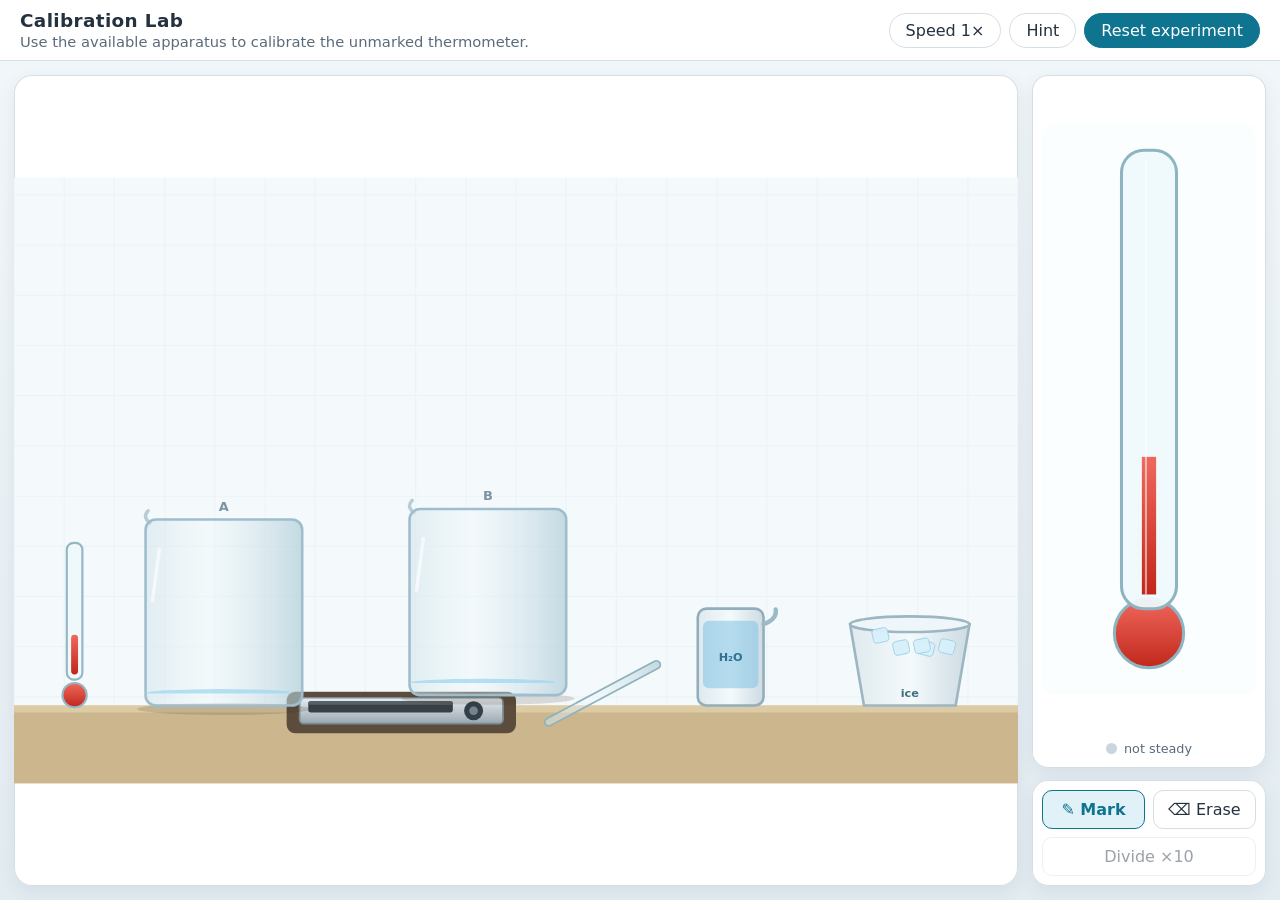
<file: calibration-thermometer/index.html>
<!DOCTYPE html>
<html lang="en">
<head>
  <meta charset="UTF-8" />
  <meta name="viewport" content="width=device-width, initial-scale=1.0" />
  <title>Calibration Lab — Calibrate an Unmarked Thermometer</title>
  <link rel="stylesheet" href="style.css" />
  <script src="js/physics.js"></script>
  <script src="js/app.js" defer></script>
</head>
<body>
  <header class="topbar">
    <div class="titles">
      <h1>Calibration Lab</h1>
      <p class="task">Use the available apparatus to calibrate the unmarked thermometer.</p>
    </div>
    <div class="controls">
      <button id="btn-speed" type="button" aria-pressed="false" title="Run the experiment faster">Speed 1×</button>
      <button id="btn-hint" type="button" aria-expanded="false">Hint</button>
      <button id="btn-reset" type="button">Reset experiment</button>
    </div>
  </header>

  <main class="layout">
    <section id="bench-wrap" aria-label="Laboratory bench">
      <svg id="bench" viewBox="0 0 1160 700" role="application" aria-label="Virtual laboratory bench with draggable apparatus"></svg>
      <div id="summary-card" hidden role="dialog" aria-label="Calibration summary">
        <button id="summary-close" type="button" aria-label="Close summary">&times;</button>
        <h2>Thermometer calibrated</h2>
        <p id="summary-text"></p>
        <p id="summary-detail"></p>
      </div>
    </section>

    <aside id="side">
      <div class="panel" id="thermo-panel">
        <svg id="closeup" viewBox="0 0 210 560" role="application" aria-label="Close-up of the thermometer stem. Click here to add or erase calibration marks."></svg>
        <p class="steady-line"><span id="steady-dot" aria-hidden="true"></span><span id="steady-label">not steady</span></p>
      </div>
      <div class="panel tools" role="toolbar" aria-label="Marking tools">
        <button class="tool selected" data-tool="pen" type="button" aria-pressed="true">✎ Mark</button>
        <button class="tool" data-tool="eraser" type="button" aria-pressed="false">⌫ Erase</button>
        <button id="btn-divide" class="tool divide" type="button" disabled title="Requires two marks on the thermometer">Divide ×10</button>
      </div>
    </aside>
  </main>

  <div id="hint-box" hidden></div>
</body>
</html>
</file>
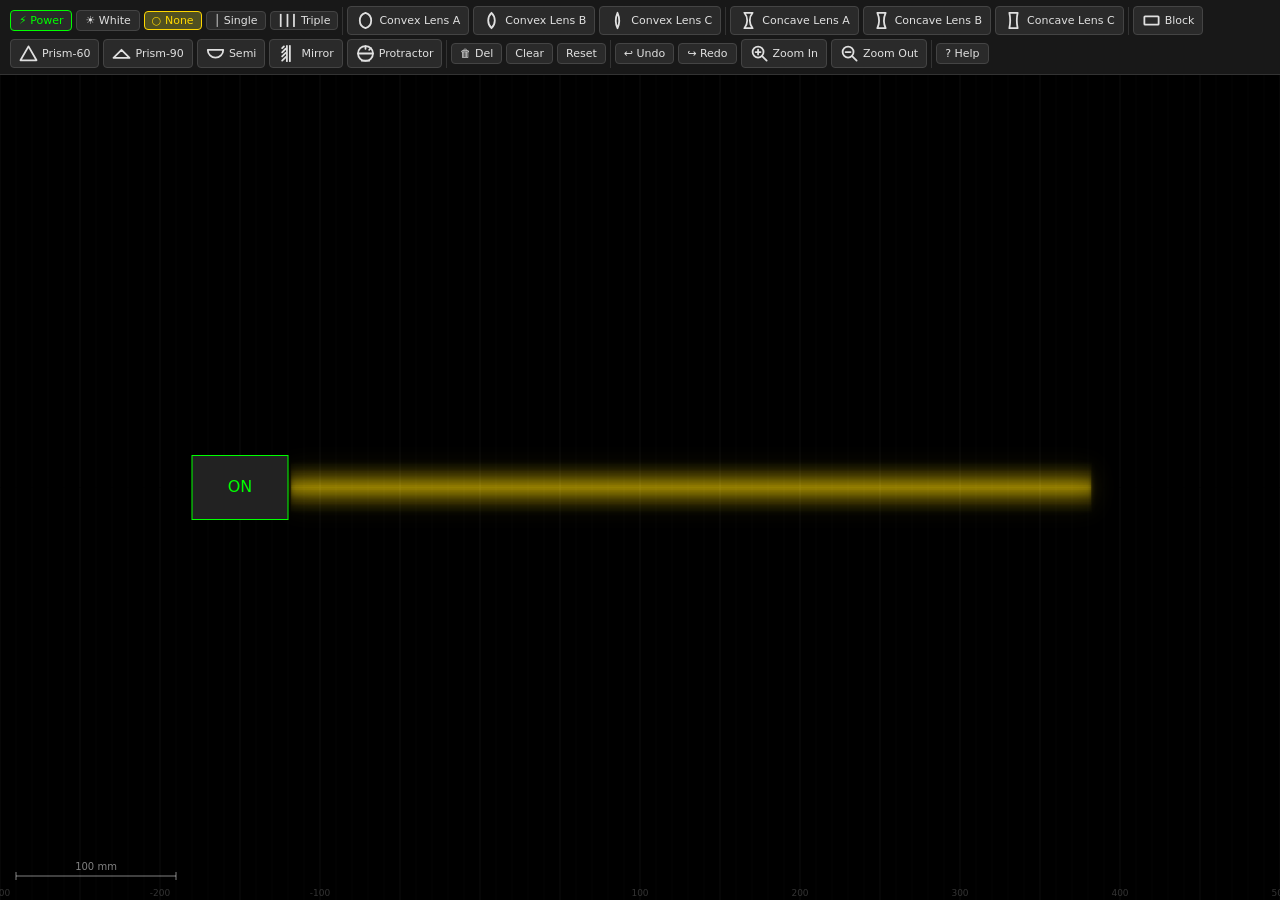
<file: raybox-bench/index.html>
<!DOCTYPE html>
<html lang="en">
<head>
<meta charset="UTF-8">
<meta name="viewport" content="width=device-width, initial-scale=1.0">
<title>Raybox Bench – Optics Simulation</title>
<style>
*{margin:0;padding:0;box-sizing:border-box}
:root{--bg:#000;--panel:#181818;--panel-border:#333;--text:#e0e0e0;--accent:#ffd700;--btn-bg:#2a2a2a;--btn-hover:#3a3a3a;--btn-active:#505020;--danger:#c33;--glass:rgba(160,190,230,0.18);--glass-stroke:rgba(200,220,255,0.4)}
html,body{width:100%;height:100%;overflow:hidden;background:var(--bg);color:var(--text);font:12px/1.4 system-ui,sans-serif}
#app{display:flex;flex-direction:column;height:100vh;width:100vw}
#toolbar{display:flex;flex-wrap:wrap;align-items:center;gap:4px;padding:6px 10px;background:var(--panel);border-bottom:1px solid var(--panel-border);min-height:44px;z-index:10}
#toolbar .sep{width:1px;height:28px;background:var(--panel-border);flex-shrink:0}
.tbtn{display:inline-flex;align-items:center;gap:4px;padding:4px 8px;background:var(--btn-bg);border:1px solid #444;border-radius:4px;color:var(--text);font:11px/1 system-ui,sans-serif;cursor:pointer;white-space:nowrap;transition:background .15s}
.tbtn:hover{background:var(--btn-hover)}
.tbtn.active{background:var(--btn-active);border-color:var(--accent);color:var(--accent)}
.tbtn.power{color:#0f0;border-color:#0f0}
.tbtn.power.off{color:#f44;border-color:#f44}
.tbtn.radio{padding:3px 7px}
.tbtn.radio.active{background:#505020;border-color:var(--accent);color:var(--accent)}
.tbtn svg{width:19px;height:19px;fill:currentColor;flex-shrink:0}
.tbtn svg path,.tbtn svg rect,.tbtn svg circle{fill:none;stroke:currentColor;stroke-width:1.5;stroke-linejoin:round;stroke-linecap:round}
#workspace{flex:1;position:relative;overflow:hidden}
canvas{display:block;width:100%;height:100%;touch-action:none;cursor:crosshair}
#props{position:absolute;top:8px;right:8px;width:220px;background:var(--panel);border:1px solid var(--panel-border);border-radius:6px;padding:10px;display:none;z-index:5}
#props h3{font-size:12px;margin-bottom:6px;color:var(--accent)}
#props label{display:flex;justify-content:space-between;align-items:center;margin:4px 0;font-size:11px}
#props input[type=number]{width:70px;background:#111;border:1px solid #444;color:var(--text);padding:2px 4px;border-radius:3px;font-size:11px}
#props button{padding:3px 8px;background:var(--btn-bg);border:1px solid #555;border-radius:3px;color:var(--text);cursor:pointer;font-size:11px}
#props button:hover{background:var(--btn-hover)}
#props button.del{color:var(--danger);border-color:var(--danger)}
#help-overlay{position:fixed;inset:0;background:rgba(0,0,0,.85);display:flex;align-items:center;justify-content:center;z-index:100;opacity:0;pointer-events:none;transition:opacity .2s}
#help-overlay.show{opacity:1;pointer-events:all}
#help-box{background:var(--panel);border:1px solid var(--panel-border);border-radius:8px;padding:24px;max-width:500px;max-height:80vh;overflow-y:auto;color:var(--text);line-height:1.6}
#help-box h2{color:var(--accent);margin-bottom:12px;font-size:16px}
#help-box h3{color:var(--accent);margin:12px 0 4px;font-size:13px}
#help-box ul{padding-left:20px}
#help-box li{margin:2px 0;font-size:12px}
#help-box button{margin-top:12px;padding:6px 16px;background:var(--btn-bg);border:1px solid var(--accent);border-radius:4px;color:var(--accent);cursor:pointer;font-size:12px}
#toast{position:fixed;bottom:20px;left:50%;transform:translateX(-50%);background:var(--panel);border:1px solid var(--accent);border-radius:4px;padding:6px 14px;color:var(--accent);font-size:12px;z-index:50;opacity:0;transition:opacity .3s;pointer-events:none}
#toast.show{opacity:1}
@media(max-width:768px){
  #toolbar{gap:2px;padding:4px 6px}
  .tbtn{padding:3px 5px;font-size:10px}
  .tbtn svg{width:15px;height:15px}
  #props{width:180px;right:4px;top:4px}
}
</style>
</head>
<body>
<div id="app">
  <header id="toolbar">
    <button class="tbtn power" id="btn-power" title="Toggle ray box on/off">⚡ Power</button>
    <button class="tbtn" id="btn-white" title="Toggle white-light dispersion mode">☀ White</button>
    <button class="tbtn radio active" id="btn-slit-none" title="No slit – continuous beam">○ None</button>
    <button class="tbtn radio" id="btn-slit-single" title="Single-slit – one ray">│ Single</button>
    <button class="tbtn radio" id="btn-slit-triple" title="Triple-slit – three rays">┃┃┃ Triple</button>
    <div class="sep"></div>
    <button class="tbtn" id="btn-convex100" aria-label="Convex lens A" title="Add a convex lens (variant A)"><svg viewBox="0 0 16 16" aria-hidden="true" focusable="false"><path d="M8 1.5A6.8 6.8 0 0 1 8 14.5A6.8 6.8 0 0 1 8 1.5Z"/></svg>Convex Lens A</button>
    <button class="tbtn" id="btn-convex200" aria-label="Convex lens B" title="Add a convex lens (variant B)"><svg viewBox="0 0 16 16" aria-hidden="true" focusable="false"><path d="M8 1.5A9 9 0 0 1 8 14.5A9 9 0 0 1 8 1.5Z"/></svg>Convex Lens B</button>
    <button class="tbtn" id="btn-convex400" aria-label="Convex lens C" title="Add a convex lens (variant C)"><svg viewBox="0 0 16 16" aria-hidden="true" focusable="false"><path d="M8 1.5A16 16 0 0 1 8 14.5A16 16 0 0 1 8 1.5Z"/></svg>Convex Lens C</button>
    <div class="sep"></div>
    <button class="tbtn" id="btn-concave100" aria-label="Concave lens A" title="Add a concave lens (variant A)"><svg viewBox="0 0 16 16" aria-hidden="true" focusable="false"><path d="M4.5 1.5H11.5A10 10 0 0 0 11.5 14.5H4.5A10 10 0 0 0 4.5 1.5Z"/></svg>Concave Lens A</button>
    <button class="tbtn" id="btn-concave200" aria-label="Concave lens B" title="Add a concave lens (variant B)"><svg viewBox="0 0 16 16" aria-hidden="true" focusable="false"><path d="M4.5 1.5H11.5A16 16 0 0 0 11.5 14.5H4.5A16 16 0 0 0 4.5 1.5Z"/></svg>Concave Lens B</button>
    <button class="tbtn" id="btn-concave400" aria-label="Concave lens C" title="Add a concave lens (variant C)"><svg viewBox="0 0 16 16" aria-hidden="true" focusable="false"><path d="M4.5 1.5H11.5A30 30 0 0 0 11.5 14.5H4.5A30 30 0 0 0 4.5 1.5Z"/></svg>Concave Lens C</button>
    <div class="sep"></div>
    <button class="tbtn" id="btn-flat" aria-label="Flat glass block" title="Flat glass block 120×60mm"><svg viewBox="0 0 16 16" aria-hidden="true" focusable="false"><rect x="2" y="4.5" width="12" height="7" rx="0.6"/></svg>Block</button>
    <button class="tbtn" id="btn-prism60" aria-label="Prism 60, equilateral" title="Equilateral prism (60°–60°–60°)"><svg viewBox="0 0 16 16" aria-hidden="true" focusable="false"><path d="M8 2L14.75 13.7H1.25Z"/></svg>Prism-60</button>
    <button class="tbtn" id="btn-prism90" aria-label="Prism 90, right-angle" title="Right-isosceles prism (45°–45°–90°)"><svg viewBox="0 0 16 16" aria-hidden="true" focusable="false"><path d="M8 4.85L14.75 11.6H1.25Z"/></svg>Prism-90</button>
    <button class="tbtn" id="btn-semi" aria-label="Semicircular glass block" title="Semicircular glass block"><svg viewBox="0 0 16 16" aria-hidden="true" focusable="false"><path d="M1.5 5H14.5A6.5 6.5 0 0 1 1.5 5Z"/></svg>Semi</button>
    <button class="tbtn" id="btn-mirror" aria-label="Plane mirror" title="Plane mirror (reflects from either side)"><svg viewBox="0 0 16 16" aria-hidden="true" focusable="false"><path d="M10 1.5V14.5"/><path d="M7.5 1.5V14.5"/><path d="M3.5 14L6.5 11M3.5 10.5L6.5 7.5M3.5 7L6.5 4M3.5 3.5L5 2"/></svg>Mirror</button>
    <button class="tbtn" id="btn-protractor" aria-label="Full-circle protractor" title="360° protractor (measurement overlay)"><svg viewBox="0 0 16 16" aria-hidden="true" focusable="false"><circle cx="8" cy="8" r="6.3"/><path d="M1.7 8H14.3M8 1.7V4M12.5 3.5L11.1 4.9M4.8 14H11.2"/></svg>Protractor</button>
    <div class="sep"></div>
    <button class="tbtn" id="btn-delete" title="Delete selected component">🗑 Del</button>
    <button class="tbtn" id="btn-clear" title="Clear all placed components">Clear</button>
    <button class="tbtn" id="btn-reset" title="Reset experiment to startup state">Reset</button>
    <div class="sep"></div>
    <button class="tbtn" id="btn-undo" title="Undo (Ctrl+Z)">↩ Undo</button>
    <button class="tbtn" id="btn-redo" title="Redo (Ctrl+Y)">↪ Redo</button>
    <button class="tbtn" id="btn-zoomin" aria-label="Zoom in" title="Zoom in (+)"><svg viewBox="0 0 16 16" aria-hidden="true" focusable="false"><circle cx="6.8" cy="6.8" r="4.6"/><path d="M10.2 10.2L14 14M4.7 6.8H8.9M6.8 4.7V8.9"/></svg>Zoom In</button>
    <button class="tbtn" id="btn-zoomout" aria-label="Zoom out" title="Zoom out (−)"><svg viewBox="0 0 16 16" aria-hidden="true" focusable="false"><circle cx="6.8" cy="6.8" r="4.6"/><path d="M10.2 10.2L14 14M4.7 6.8H8.9"/></svg>Zoom Out</button>
    <div class="sep"></div>
    <button class="tbtn" id="btn-help" title="Show help overlay">? Help</button>
  </header>
  <main id="workspace">
    <canvas id="canvas"></canvas>
    <div id="props">
      <h3 id="props-title">Component</h3>
      <div id="props-body"></div>
    </div>
  </main>
</div>
<div id="help-overlay">
  <div id="help-box">
    <h2>Raybox Bench – Help</h2>
    <h3>Ray Box</h3>
    <ul>
      <li>Drag the ray box to move it; drag the rotation handle (circle) to rotate it.</li>
      <li>Use the <b>Power</b> button to turn the beam on/off.</li>
      <li>Use <b>None / Single / Triple</b> to switch slit attachments.</li>
    </ul>
    <h3>Placing Components</h3>
    <ul>
      <li>Click a component button in the toolbar to place it at the bench center.</li>
      <li>Lenses: <b>Convex Lens</b> and <b>Concave Lens</b>, each in three variants (A, B, C). Which variant bends light most is part of the investigation — trace a beam through each one, or check the focal length in the properties panel.</li>
      <li>Prisms: <b>Prism-60</b> (equilateral, 60°–60°–60°) and <b>Prism-90</b> (right-isosceles, 45°–45°–90°, right angle at the top).</li>
      <li><b>Mirror</b>: a flat plane mirror (100 mm) that reflects light from either side.</li>
      <li><b>Protractor</b>: a 360° measurement overlay (1° ticks; prominent outer 0–90–0 scale, smaller inner 0–360° scale, labelled every 10°). It never touches the rays; grab its rim, center hub, or baseline to move it, and read its rotation (whole degrees) in the properties panel.</li>
      <li>Drag the component body to move it.</li>
      <li>Drag the rotation handle (circle above the component) to rotate it.</li>
      <li>Click to select; press <b>Delete</b> key or the <b>🗑 Del</b> button to remove.</li>
    </ul>
    <h3>Properties Panel</h3>
    <ul>
      <li>Shows the variant name, position, rotation, focal length (lenses), or refractive index.</li>
      <li>Lens focal length is editable — type a value and press Enter.</li>
    </ul>
    <h3>Keyboard Shortcuts</h3>
    <ul>
      <li><b>Ctrl+Z</b> – Undo</li>
      <li><b>Ctrl+Y</b> – Redo</li>
      <li><b>+ / −</b> – Zoom in / out · <b>0</b> – Reset zoom</li>
      <li><b>Delete / Backspace</b> – Delete selected</li>
      <li><b>Escape</b> – Deselect</li>
    </ul>
    <button onclick="document.getElementById('help-overlay').classList.remove('show')">Got it</button>
  </div>
</div>
<div id="toast"></div>

<script src="optics-core.js"></script>
<script>
"use strict";

// ─────────────────────────────────────────────────────────────
//  § 1. SHARED CORE (optics-core.js — also used by tests)
// ─────────────────────────────────────────────────────────────

const {
  Vec2, EPSILON, rad2deg, clamp, normalizeAngle,
  ptInConvex, ptInPolygon,
  LineSurface, ArcSurface, MirrorSurface,
  reflect, refractRay,
  cauchyN, WAVELENGTHS, wavelengthToRGB,
  buildConvexGeometry, buildConcaveGeometry, cloneLensGeometry
} = window.OpticsCore;

// ─────────────────────────────────────────────────────────────
//  § 2. OPTICAL COMPONENTS
// ─────────────────────────────────────────────────────────────

let compIdCounter = 0;

class Component {
  constructor(type, pos, rot = 0) {
    this.id = compIdCounter++;
    this.type = type;
    this.pos = pos.clone();
    this.rot = rot;
    this.selected = false;
    this.surfaces = [];
    this.apertures = [];
  }
  getTransform() { return { pos: this.pos, rot: this.rot }; }
  localToWorld(p) { return p.rotate(this.rot).add(this.pos); }
  worldToLocal(p) { return p.sub(this.pos).rotate(-this.rot); }
  containsPoint(p) { return false; }
  render(ctx, view) {}
  getAABB() { return { min: this.pos.sub(new Vec2(50, 50)), max: this.pos.add(new Vec2(50, 50)) }; }
  getRotHandlePos() {
    return this.localToWorld(new Vec2(0, -55));
  }
}

class RayBox extends Component {
  constructor(pos, rot, cfg = {}) {
    super('raybox', pos, rot);
    this.power = cfg.power !== false;
    this.slitAttachment = cfg.slitAttachment || 'none';
    this.width = 60; this.height = 40;
    this.apertureWidth = 30;
  }
  containsPoint(p) {
    const lp = this.worldToLocal(p);
    return lp.x >= -this.width / 2 && lp.x <= this.width / 2 &&
           lp.y >= -this.height / 2 && lp.y <= this.height / 2;
  }
  getAABB() {
    const hw = this.width / 2, hh = this.height / 2;
    const corners = [new Vec2(-hw, -hh), new Vec2(hw, -hh), new Vec2(hw, hh), new Vec2(-hw, hh)];
    const worldCorners = corners.map(c => this.localToWorld(c));
    const xs = worldCorners.map(c => c.x), ys = worldCorners.map(c => c.y);
    return { min: new Vec2(Math.min(...xs), Math.min(...ys)), max: new Vec2(Math.max(...xs), Math.max(...ys)) };
  }
  render(ctx, view) {
    ctx.save();
    beginComponentTransform(ctx, view, this);
    const hw = this.width / 2, hh = this.height / 2;
    ctx.fillStyle = '#222';
    ctx.fillRect(-hw, -hh, hw * 2, hh * 2);
    ctx.strokeStyle = this.power ? '#0f0' : '#666';
    ctx.lineWidth = this.selected ? 2 / view.zoom : 1 / view.zoom;
    ctx.strokeRect(-hw, -hh, hw * 2, hh * 2);
    ctx.fillStyle = this.power ? '#0f0' : '#666';
    ctx.font = `10px system-ui`;
    ctx.textAlign = 'center';
    ctx.textBaseline = 'middle';
    // beginComponentTransform mirrors Y (scale(zoom,−zoom)) so geometry stays
    // Y-up in world space; canvas text would render upside down without this
    // compensating flip. Both labels sit at y = 0, so positions are unchanged.
    ctx.save();
    ctx.scale(1, -1);
    ctx.fillText(this.power ? 'ON' : 'OFF', 0, 0);
    ctx.fillStyle = '#ffd700';
    ctx.font = `8px system-ui`;
    const slitLabel = this.slitAttachment === 'single' ? '│' : this.slitAttachment === 'triple' ? '┃┃┃' : '';
    ctx.fillText(slitLabel, hw - 8, 0);
    ctx.restore();
    ctx.restore();
    this.renderSlit(ctx, view);
  }
  renderSlit(ctx, view) {
    if (this.slitAttachment === 'none') return;
    ctx.save();
    beginComponentTransform(ctx, view, this);
    const hw = this.width / 2;
    const plateW = 4, plateH = this.apertureWidth;
    const x = hw + plateW / 2;
    const sh = plateH / 2;
    ctx.fillStyle = '#333';
    ctx.fillRect(x - plateW / 2, -sh, plateW, sh * 2);
    ctx.strokeStyle = '#555';
    ctx.lineWidth = 1 / view.zoom;
    ctx.strokeRect(x - plateW / 2, -sh, plateW, sh * 2);
    ctx.fillStyle = '#ffd700';
    ctx.strokeStyle = '#ffd700';
    ctx.lineWidth = 1.5 / view.zoom;
    if (this.slitAttachment === 'single') {
      ctx.beginPath();
      ctx.moveTo(x, 0);
      ctx.lineTo(x, 1);
      ctx.stroke();
    } else if (this.slitAttachment === 'triple') {
      const sp = 10;
      for (const dy of [-sp, 0, sp]) {
        ctx.beginPath();
        ctx.moveTo(x, dy);
        ctx.lineTo(x, dy + 1);
        ctx.stroke();
      }
    }
    ctx.restore();
  }
}

/** Inquiry-based variant naming: A/B/C per lens type (±100/±200/±400 mm).
 *  Labels intentionally reveal neither focal length nor curvature strength. */
function lensLabel(efl) {
  const kind = efl > 0 ? 'Convex Lens' : 'Concave Lens';
  const variant = { 100: 'A', 200: 'B', 400: 'C' }[Math.abs(efl)];
  return variant ? kind + ' ' + variant : kind;
}

class ConvexLens extends Component {
  constructor(pos, rot, efl = 200, label = null) {
    super('convex', pos, rot);
    this.efl = efl;
    this.label = label || lensLabel(efl);
    this.thickness = 8;
    this.aperture = 50;
    this.recalcSurfaces();
  }
  buildGeometryForEFL(candidateEFL) {
    return buildConvexGeometry(candidateEFL, {
      thickness: this.thickness, aperture: this.aperture
    });
  }
  applyGeometry(geometry) {
    const g = cloneLensGeometry(geometry);
    this.efl = g.efl;
    this.radius = g.radius;
    this.outline = g.outline;
    this.surfaces = g.surfaces;
  }
  snapshotGeometry() {
    if (!this.outline || !this.surfaces) return null;
    return cloneLensGeometry({
      efl: this.efl, radius: this.radius, outline: this.outline, surfaces: this.surfaces
    });
  }
  recalcSurfaces() {
    const geom = this.buildGeometryForEFL(this.efl);
    if (geom) { this.applyGeometry(geom); return true; }
    return false;
  }
  containsPoint(p) {
    const lp = this.worldToLocal(p);
    if (this.outline) return ptInPolygon(lp, this.outline);
    return lp.x >= -this.thickness / 2 - 2 && lp.x <= this.thickness / 2 + 2 &&
           lp.y >= -this.aperture / 2 - 2 && lp.y <= this.aperture / 2 + 2;
  }
  getAABB() {
    if (!this.outline?.length) {
      const hw = this.aperture / 2 + 5;
      const corners = [new Vec2(-hw, -hw), new Vec2(hw, -hw), new Vec2(hw, hw), new Vec2(-hw, hw)];
      const wc = corners.map(c => this.localToWorld(c));
      const xs = wc.map(c => c.x), ys = wc.map(c => c.y);
      return { min: new Vec2(Math.min(...xs), Math.min(...ys)), max: new Vec2(Math.max(...xs), Math.max(...ys)) };
    }
    const worldPoints = this.outline.map(p => this.localToWorld(p));
    const xs = worldPoints.map(p => p.x), ys = worldPoints.map(p => p.y);
    const pad = 5;
    return { min: new Vec2(Math.min(...xs) - pad, Math.min(...ys) - pad),
             max: new Vec2(Math.max(...xs) + pad, Math.max(...ys) + pad) };
  }
  render(ctx, view) {
    if (!this.outline) return;
    ctx.save();
    beginComponentTransform(ctx, view, this);
    ctx.beginPath();
    this.outline.forEach((p, i) => {
      if (i === 0) ctx.moveTo(p.x, p.y); else ctx.lineTo(p.x, p.y);
    });
    ctx.closePath();
    ctx.fillStyle = 'rgba(160,190,230,0.15)';
    ctx.fill();
    ctx.strokeStyle = this.selected ? 'rgba(255,215,0,0.6)' : 'rgba(200,220,255,0.4)';
    ctx.lineWidth = (this.selected ? 1.5 : 1) / view.zoom;
    ctx.stroke();
    ctx.restore();
  }
}

class ConcaveLens extends Component {
  constructor(pos, rot, efl = -200, label = null) {
    super('concave', pos, rot);
    this.efl = efl;
    this.label = label || lensLabel(efl);
    this.thickness = 8;
    this.aperture = 50;
    this.recalcSurfaces();
  }
  buildGeometryForEFL(candidateEFL) {
    return buildConcaveGeometry(candidateEFL, {
      thickness: this.thickness, aperture: this.aperture
    });
  }
  applyGeometry(geometry) {
    const g = cloneLensGeometry(geometry);
    this.efl = g.efl;
    this.radius = g.radius;
    this.outline = g.outline;
    this.surfaces = g.surfaces;
  }
  snapshotGeometry() {
    if (!this.outline || !this.surfaces) return null;
    return cloneLensGeometry({
      efl: this.efl, radius: this.radius, outline: this.outline, surfaces: this.surfaces
    });
  }
  recalcSurfaces() {
    const geom = this.buildGeometryForEFL(this.efl);
    if (geom) { this.applyGeometry(geom); return true; }
    return false;
  }
  containsPoint(p) {
    const lp = this.worldToLocal(p);
    if (this.outline) return ptInPolygon(lp, this.outline);
    return lp.x >= -this.thickness / 2 - 2 && lp.x <= this.thickness / 2 + 2 &&
           lp.y >= -this.aperture / 2 - 2 && lp.y <= this.aperture / 2 + 2;
  }
  getAABB() {
    if (!this.outline?.length) {
      const hw = this.aperture / 2 + 5;
      const corners = [new Vec2(-hw, -hw), new Vec2(hw, -hw), new Vec2(hw, hw), new Vec2(-hw, hw)];
      const wc = corners.map(c => this.localToWorld(c));
      const xs = wc.map(c => c.x), ys = wc.map(c => c.y);
      return { min: new Vec2(Math.min(...xs), Math.min(...ys)), max: new Vec2(Math.max(...xs), Math.max(...ys)) };
    }
    const worldPoints = this.outline.map(p => this.localToWorld(p));
    const xs = worldPoints.map(p => p.x), ys = worldPoints.map(p => p.y);
    const pad = 5;
    return { min: new Vec2(Math.min(...xs) - pad, Math.min(...ys) - pad),
             max: new Vec2(Math.max(...xs) + pad, Math.max(...ys) + pad) };
  }
  render(ctx, view) {
    if (!this.outline) return;
    ctx.save();
    beginComponentTransform(ctx, view, this);
    ctx.beginPath();
    this.outline.forEach((p, i) => {
      if (i === 0) ctx.moveTo(p.x, p.y); else ctx.lineTo(p.x, p.y);
    });
    ctx.closePath();
    ctx.fillStyle = 'rgba(160,190,230,0.15)';
    ctx.fill();
    ctx.strokeStyle = this.selected ? 'rgba(255,215,0,0.6)' : 'rgba(200,220,255,0.4)';
    ctx.lineWidth = (this.selected ? 1.5 : 1) / view.zoom;
    ctx.stroke();
    ctx.restore();
  }
}

class FlatBlock extends Component {
  constructor(pos, rot, w = 120, h = 60) {
    super('flatblock', pos, rot);
    this.w = w; this.h = h;
    const hw = w / 2, hh = h / 2;
    const verts = [new Vec2(-hw, -hh), new Vec2(hw, -hh), new Vec2(hw, hh), new Vec2(-hw, hh)];
    this.verts = verts;
    this.surfaces = [];
    for (let i = 0; i < 4; i++) {
      this.surfaces.push(new LineSurface(verts[i], verts[(i + 1) % 4], 1.5));
    }
  }
  containsPoint(p) { return ptInConvex(this.worldToLocal(p), this.verts); }
  getAABB() {
    const corners = this.verts.map(c => this.localToWorld(c));
    const xs = corners.map(c => c.x), ys = corners.map(c => c.y);
    return { min: new Vec2(Math.min(...xs), Math.min(...ys)), max: new Vec2(Math.max(...xs), Math.max(...ys)) };
  }
  render(ctx, view) {
    ctx.save();
    beginComponentTransform(ctx, view, this);
    const hw = this.w / 2, hh = this.h / 2;
    ctx.fillStyle = 'rgba(160,190,230,0.15)';
    ctx.fillRect(-hw, -hh, hw * 2, hh * 2);
    ctx.strokeStyle = this.selected ? 'rgba(255,215,0,0.6)' : 'rgba(200,220,255,0.4)';
    ctx.lineWidth = (this.selected ? 1.5 : 1) / view.zoom;
    ctx.strokeRect(-hw, -hh, hw * 2, hh * 2);
    ctx.restore();
  }
}

class Prism extends Component {
  /**
   * cfg.variant '60': equilateral triangle, side 90 mm (height = s·√3/2).
   * cfg.variant '90': right-isosceles, hypotenuse 100 mm as the lab-prism
   * base with the 90° corner at the top (legs = L/√2, apex height L/2).
   * Both are centroid-centered so move/rotate/selection bounds stay natural.
   */
  constructor(pos, rot, cfg = {}) {
    super('prism', pos, rot);
    this.variant = cfg.variant === '90' ? '90' : '60';
    this.label = this.variant === '90' ? 'Prism-90' : 'Prism-60';
    let verts;
    if (this.variant === '90') {
      const L = 100;              // hypotenuse along the bottom
      verts = [
        new Vec2(-L / 2, -L / 6), // centroid of a triangle sits 1/3 of the
        new Vec2(L / 2, -L / 6),  // median above the base; apex median L/3
        new Vec2(0, L / 3)
      ];
    } else {
      const s = 90, h = s * Math.sqrt(3) / 2;
      verts = [
        new Vec2(-s / 2, -h / 3),
        new Vec2(s / 2, -h / 3),
        new Vec2(0, 2 * h / 3)
      ];
    }
    this.verts = verts;          // CCW winding → (dy,−dx) normals point outward
    this.sides = [
      verts[0].dist(verts[1]),
      verts[1].dist(verts[2]),
      verts[2].dist(verts[0])
    ];
    this.surfaces = [];
    for (let i = 0; i < 3; i++) {
      this.surfaces.push(new LineSurface(verts[i], verts[(i + 1) % 3], 1.5));
    }
  }
  containsPoint(p) { return ptInConvex(this.worldToLocal(p), this.verts); }
  getAABB() {
    const corners = this.verts.map(c => this.localToWorld(c));
    const xs = corners.map(c => c.x), ys = corners.map(c => c.y);
    return { min: new Vec2(Math.min(...xs), Math.min(...ys)), max: new Vec2(Math.max(...xs), Math.max(...ys)) };
  }
  render(ctx, view) {
    ctx.save();
    beginComponentTransform(ctx, view, this);
    ctx.beginPath();
    this.verts.forEach((v, i) => {
      if (i === 0) ctx.moveTo(v.x, v.y);
      else ctx.lineTo(v.x, v.y);
    });
    ctx.closePath();
    ctx.fillStyle = 'rgba(160,190,230,0.15)';
    ctx.fill();
    ctx.strokeStyle = this.selected ? 'rgba(255,215,0,0.6)' : 'rgba(200,220,255,0.4)';
    ctx.lineWidth = (this.selected ? 1.5 : 1) / view.zoom;
    ctx.stroke();
    ctx.restore();
  }
}

class SemicircularBlock extends Component {
  constructor(pos, rot, radius = 80) {
    super('semicircle', pos, rot);
    this.radius = radius;
    const a = radius;
    this.verts = [new Vec2(-a, 0), new Vec2(a, 0)];
    const arcSegs = 24;
    for (let i = 0; i <= arcSegs; i++) {
      const ang = Math.PI + (Math.PI * i / arcSegs);
      this.verts.push(new Vec2(Math.cos(ang) * a, Math.sin(ang) * a));
    }
    this.flatSurface = new LineSurface(new Vec2(-a, 0), new Vec2(a, 0), 1.5, -1);
    this.arcSurface = new ArcSurface(new Vec2(0, 0), radius, Math.PI, 2 * Math.PI, 1, 1.5);
    this.surfaces = [this.flatSurface, this.arcSurface];
  }
  containsPoint(p) {
    const lp = this.worldToLocal(p);
    if (lp.y > 0) return false;
    return lp.len() <= this.radius + 2;
  }
  getAABB() {
    const corners = this.verts.map(c => this.localToWorld(c));
    const xs = corners.map(c => c.x), ys = corners.map(c => c.y);
    return { min: new Vec2(Math.min(...xs), Math.min(...ys)), max: new Vec2(Math.max(...xs), Math.max(...ys)) };
  }
  render(ctx, view) {
    ctx.save();
    beginComponentTransform(ctx, view, this);
    const r = this.radius;
    ctx.beginPath();
    ctx.moveTo(-r, 0);
    ctx.lineTo(r, 0);
    ctx.arc(0, 0, r, 0, Math.PI, true);
    ctx.closePath();
    ctx.fillStyle = 'rgba(160,190,230,0.15)';
    ctx.fill();
    ctx.strokeStyle = this.selected ? 'rgba(255,215,0,0.6)' : 'rgba(200,220,255,0.4)';
    ctx.lineWidth = (this.selected ? 1.5 : 1) / view.zoom;
    ctx.stroke();
    ctx.restore();
  }
}

// ─────────────────────────────────────────────────────────────
//  § 2b. MIRROR & MEASUREMENT OVERLAY
// ─────────────────────────────────────────────────────────────

class PlaneMirror extends Component {
  constructor(pos, rot, length = 100) {
    super('mirror', pos, rot);
    this.length = length;
    this.label = 'Mirror';
    const hl = length / 2;
    this.face = [new Vec2(-hl, 0), new Vec2(hl, 0)];   // local: along X, normal +Y
    this.verts = [new Vec2(-hl, -3), new Vec2(hl, -3), new Vec2(hl, 3), new Vec2(-hl, 3)];
    this.surfaces = [new MirrorSurface(this.face[0], this.face[1])];
  }
  containsPoint(p) {
    const lp = this.worldToLocal(p);
    if (Math.abs(lp.y) > 6) return false;
    return Math.abs(lp.x) <= this.length / 2 + 4;
  }
  getAABB() {
    const corners = this.verts.map(c => this.localToWorld(c));
    const xs = corners.map(c => c.x), ys = corners.map(c => c.y);
    const pad = 5;
    return { min: new Vec2(Math.min(...xs) - pad, Math.min(...ys) - pad),
             max: new Vec2(Math.max(...xs) + pad, Math.max(...ys) + pad) };
  }
  render(ctx, view) {
    const hl = this.length / 2;
    ctx.save();
    beginComponentTransform(ctx, view, this);
    // Glass substrate between the reflective face (y = 0) and backing (y = −3).
    ctx.fillStyle = 'rgba(160,190,230,0.15)';
    ctx.fillRect(-hl, -3, this.length, 3);
    // Silvered reflective edge.
    ctx.strokeStyle = this.selected ? 'rgba(255,215,0,0.9)' : 'rgba(235,244,255,0.95)';
    ctx.lineWidth = 1.6 / view.zoom;
    ctx.beginPath(); ctx.moveTo(-hl, 0); ctx.lineTo(hl, 0); ctx.stroke();
    // Dark backing strip + hatch ticks so reflective and back sides read clearly.
    ctx.strokeStyle = '#39404c';
    ctx.lineWidth = 2.6 / view.zoom;
    ctx.beginPath(); ctx.moveTo(-hl, -3); ctx.lineTo(hl, -3); ctx.stroke();
    ctx.strokeStyle = 'rgba(120,132,150,0.8)';
    ctx.lineWidth = 0.8 / view.zoom;
    ctx.beginPath();
    for (let x = -hl + 3; x <= hl; x += 7) {
      ctx.moveTo(x - 3, -6.5); ctx.lineTo(x, -3);
    }
    ctx.stroke();
    ctx.restore();
  }
}

class Protractor extends Component {
  /** Measurement overlay only: no surfaces, skipped by the tracer, drawn
   *  in screen space (upright dual scales — outer 0–90–0, inner 0–360 — and
   *  crisp 1° ticks at any zoom). */
  constructor(pos, rot, radius = 110) {
    super('protractor', pos, rot);
    this.radius = radius;
    this.label = 'Protractor';
    this.surfaces = [];   // never optical
    const r = radius;
    this.verts = [new Vec2(-r, -r), new Vec2(r, -r), new Vec2(r, r), new Vec2(-r, r)];
  }
  getRotHandlePos() { return this.localToWorld(new Vec2(0, -(this.radius + 18))); }
  containsPoint(p) {
    const lp = this.worldToLocal(p);
    const r = lp.len(), R = this.radius;
    if (r <= 12) return true;                                    // center hub
    if (Math.abs(r - R) <= 10) return true;                      // rim band (ticks + labels)
    if (Math.abs(lp.y) <= 5 && Math.abs(lp.x) <= R) return true; // 0–180 baseline
    return false;                                                // interior passes clicks through
  }
  getAABB() {
    const corners = this.verts.map(c => this.localToWorld(c));
    const xs = corners.map(c => c.x), ys = corners.map(c => c.y);
    const pad = 5;
    return { min: new Vec2(Math.min(...xs) - pad, Math.min(...ys) - pad),
             max: new Vec2(Math.max(...xs) + pad, Math.max(...ys) + pad) };
  }
  render(ctx, view) {
    const c = view.worldToScreen(this.pos);
    const R = this.radius * view.zoom;
    if (R < 12) return;                       // too small to be useful
    const rot = this.rot;
    const pt = (deg, rad) => {
      const wa = deg * Math.PI / 180 + rot;   // world angle (CCW, y-up)
      return new Vec2(c.x + Math.cos(wa) * rad, c.y - Math.sin(wa) * rad);
    };
    ctx.save();
    ctx.strokeStyle = this.selected ? 'rgba(255,215,0,0.75)' : 'rgba(190,215,255,0.6)';
    ctx.lineWidth = 1;
    // Faint disc + rim.
    ctx.fillStyle = 'rgba(120,160,220,0.05)';
    ctx.beginPath(); ctx.arc(c.x, c.y, R, 0, Math.PI * 2); ctx.fill();
    ctx.beginPath(); ctx.arc(c.x, c.y, R, 0, Math.PI * 2); ctx.stroke();
    // Ticks: 1° minor, 5° medium, 10° major (batched one path per band).
    const tickStyle = [
      [0.055, 'rgba(255,255,255,0.35)'],
      [0.09,  'rgba(255,255,255,0.55)'],
      [0.13,  'rgba(220,235,255,0.85)']
    ];
    for (let pass = 0; pass < 3; pass++) {
      ctx.strokeStyle = tickStyle[pass][1];
      ctx.beginPath();
      for (let d = 0; d < 360; d++) {
        const isMinor = d % 5 !== 0;
        const isMedium = d % 5 === 0 && d % 10 !== 0;
        const isMajor = d % 10 === 0;
        if ((pass === 0 && !isMinor) || (pass === 1 && !isMedium) || (pass === 2 && !isMajor)) continue;
        const p0 = pt(d, R), p1 = pt(d, R * (1 - tickStyle[pass][0]));
        ctx.moveTo(p0.x, p0.y); ctx.lineTo(p1.x, p1.y);
      }
      ctx.stroke();
    }
    // 0–180 baseline through the center (rotates with the protractor).
    ctx.strokeStyle = 'rgba(150,200,255,0.8)';
    ctx.lineWidth = 1;
    let a0 = pt(0, R), a180 = pt(180, R);
    ctx.beginPath(); ctx.moveTo(a0.x, a0.y); ctx.lineTo(a180.x, a180.y); ctx.stroke();
    // 0° reference arrow at the rim.
    ctx.strokeStyle = 'rgba(255,215,0,0.9)';
    ctx.lineWidth = 2;
    const z0 = pt(0, R), z1 = pt(0, R + 9);
    ctx.beginPath(); ctx.moveTo(z0.x, z0.y); ctx.lineTo(z1.x, z1.y); ctx.stroke();
    // Center mark.
    ctx.strokeStyle = 'rgba(255,255,255,0.85)';
    ctx.lineWidth = 1;
    ctx.beginPath();
    ctx.moveTo(c.x - 5, c.y); ctx.lineTo(c.x + 5, c.y);
    ctx.moveTo(c.x, c.y - 5); ctx.lineTo(c.x, c.y + 5);
    ctx.stroke();
    ctx.fillStyle = 'rgba(255,255,255,0.85)';
    ctx.beginPath(); ctx.arc(c.x, c.y, 1.6, 0, Math.PI * 2); ctx.fill();
    // Dual scales, both aligned to the same 1° ticks (labels sit just inside
    // the major-tick band at multiples of 10° of bearing). Outer scale is the
    // bidirectional 0–90–0 reading (angle from the baseline LINE, so it runs
    // 0→90→0→90→0 around the circle) and carries the prominent labels; the
    // 0–360 scale lives on a smaller inner ring. Text is drawn in screen
    // space → always upright; positions orbit with the protractor's rotation.
    // Steps widen at small radii so labels never overlap or crowd.
    const outerStep = R >= 120 ? 10 : 30;
    const innerStep = R >= 160 ? 10 : R >= 80 ? 20 : 30;
    ctx.textAlign = 'center';
    ctx.textBaseline = 'middle';
    // Outer ring: 0–90–0, bold and bright.
    ctx.fillStyle = 'rgba(255,255,255,0.92)';
    ctx.font = 'bold 11px system-ui';
    for (let d = 0; d < 360; d += outerStep) {
      const v = 90 - Math.abs(90 - (d % 180));           // fold 0–180 onto 0–90–0
      const lp = pt(d, R * 0.78);
      ctx.fillText(v + '°', lp.x, lp.y);
    }
    // Inner ring: full 0–360 bearing, smaller and dimmer.
    ctx.fillStyle = 'rgba(205,222,245,0.62)';
    ctx.font = '8px system-ui';
    for (let d = 0; d < 360; d += innerStep) {
      const lp = pt(d, R * 0.62);
      ctx.fillText(d + '°', lp.x, lp.y);
    }
    if (this.selected) {
      const deg = Math.round(normalizeAngle(rot) * 180 / Math.PI);
      ctx.fillStyle = 'rgba(255,215,0,0.95)';
      ctx.font = 'bold 12px system-ui';
      ctx.fillText(deg + '°', c.x, c.y - 14);
    }
    ctx.restore();
  }
}

// ─────────────────────────────────────────────────────────────
//  § 3. RAY TRACING ENGINE
// ─────────────────────────────────────────────────────────────

class RaySample {
  constructor(origin, direction, weight = 1, wavelength = 550, depth = 0) {
    this.origin = origin.clone();
    this.direction = direction.clone().norm();
    this.weight = weight;
    this.wavelength = wavelength;
    this.depth = depth;
    this.path = [origin.clone()];
    this.terminated = false;
    this.currentMedium = { type: 'air', componentId: null };
  }
}

const MAX_DEPTH = 12;
const MIN_WEIGHT = 0.005;

function traceRay(sample, components) {
  while (!sample.terminated && sample.depth < MAX_DEPTH && sample.weight > MIN_WEIGHT) {
    let bestHit = null, bestT = Infinity, bestComp = null, bestSurf = null;
    for (const comp of components) {
      // Ray boxes emit light; protractors are measurement overlays and must
      // never intersect, refract, reflect or block a ray.
      if (comp.type === 'raybox' || comp.type === 'protractor') continue;
      const cosR = Math.cos(-comp.rot), sinR = Math.sin(-comp.rot);
      const dx = sample.origin.x - comp.pos.x, dy = sample.origin.y - comp.pos.y;
      const localO = new Vec2(dx * cosR - dy * sinR, dx * sinR + dy * cosR);
      const localD = new Vec2(sample.direction.x * cosR - sample.direction.y * sinR,
                              sample.direction.x * sinR + sample.direction.y * cosR);
      for (const surf of comp.surfaces) {
        const hit = surf.intersect(localO, localD);
        if (hit && hit.t > EPSILON && hit.t < bestT) {
          bestT = hit.t;
          bestComp = comp;
          bestSurf = surf;
          const wp = hit.point.rotate(comp.rot).add(comp.pos);
          const csn = Math.cos(comp.rot), ssn = Math.sin(comp.rot);
          const wn = new Vec2(hit.normal.x * csn - hit.normal.y * ssn,
                              hit.normal.x * ssn + hit.normal.y * csn).norm();
          bestHit = { point: wp, normal: wn, t: hit.t, surface: hit.surface };
        }
      }
    }
    if (!bestHit) {
      sample.path.push(sample.origin.add(sample.direction.mul(500)));
      sample.terminated = true;
      break;
    }
    const outward = bestHit.normal;
    const alignment = sample.direction.dot(outward);
    // Plane mirror: two-sided specular reflection with the law of reflection
    // r = d − 2(d·n)n (shared core reflect()). Wavelength, weight and the
    // current medium are preserved; the origin is offset along the reflected
    // direction to avoid immediate self-intersection.
    if (bestSurf.mirror) {
      if (Math.abs(alignment) <= EPSILON) {
        sample.origin = bestHit.point.add(sample.direction.mul(EPSILON * 10));
        continue;
      }
      sample.path.push(bestHit.point);
      sample.direction = reflect(sample.direction, alignment < 0 ? outward : outward.mul(-1));
      sample.origin = bestHit.point.add(sample.direction.mul(EPSILON * 10));
      sample.depth++;
      continue;
    }
    let entering, interfaceNormal, n1, n2;
    if (alignment < -EPSILON) {
      entering = true;
      interfaceNormal = outward;
      n1 = 1.0;
      n2 = cauchyN(sample.wavelength);
    } else if (alignment > EPSILON) {
      entering = false;
      interfaceNormal = outward.mul(-1);
      n1 = cauchyN(sample.wavelength);
      n2 = 1.0;
    } else {
      sample.origin = bestHit.point.add(sample.direction.mul(EPSILON * 10));
      continue;
    }
    const validEntry = entering && sample.currentMedium.type === 'air';
    const validExit = !entering && sample.currentMedium.type === 'glass' &&
                      sample.currentMedium.componentId === bestComp.id;
    if (!validEntry && !validExit) {
      sample.origin = bestHit.point.add(sample.direction.mul(EPSILON * 10));
      continue;
    }
    const cosi = -sample.direction.dot(interfaceNormal);
    const eta = n1 / n2;
    const k = 1 - eta * eta * (1 - cosi * cosi);
    sample.path.push(bestHit.point);
    if (k < 0) {
      sample.direction = reflect(sample.direction, interfaceNormal);
    } else {
      sample.direction = refractRay(sample.direction, interfaceNormal, n1, n2);
      if (entering) {
        sample.currentMedium = { type: 'glass', componentId: bestComp.id };
      } else {
        sample.currentMedium = { type: 'air', componentId: null };
      }
    }
    sample.origin = bestHit.point.add(sample.direction.mul(EPSILON * 10));
    sample.depth++;
  }
  return sample;
}

// ─────────────────────────────────────────────────────────────
//  § 4. RAYBOX EMISSION
// ─────────────────────────────────────────────────────────────

function generateEmission(raybox, whiteLight = false) {
  if (!raybox.power) return [];
  const samples = [];
  const dir = Vec2.fromAngle(raybox.rot);
  const perp = dir.perp();
  const aperHalf = raybox.apertureWidth / 2;
  const emitOrigin = raybox.localToWorld(new Vec2(raybox.width / 2 + 2, 0));
  const wavelengths = whiteLight ? WAVELENGTHS : [550];
  if (raybox.slitAttachment === 'single') {
    for (const wl of wavelengths) {
      samples.push(new RaySample(emitOrigin, dir, 1, wl));
    }
  } else if (raybox.slitAttachment === 'triple') {
    const sp = 10;
    for (const dy of [-sp, 0, sp]) {
      const origin = emitOrigin.add(perp.mul(dy));
      for (const wl of wavelengths) {
        samples.push(new RaySample(origin, dir, 0.8, wl));
      }
    }
  } else {
    const count = clamp(Math.round(40 + raybox.apertureWidth * 0.8), 40, 100);
    // Wider profile than a tight laser (σ ≈ 0.4·halfAperture) so the beam
    // edges stay visible instead of falling off within the first few samples.
    const sigma = aperHalf * 0.4;
    for (let i = 0; i < count; i++) {
      const t = count > 1 ? (i / (count - 1)) * 2 - 1 : 0;
      const offset = t * aperHalf;
      const origin = emitOrigin.add(perp.mul(offset));
      const weight = Math.exp(-0.5 * (offset / sigma) * (offset / sigma));
      for (const wl of wavelengths) {
        samples.push(new RaySample(origin, dir, weight, wl));
      }
    }
  }
  return samples;
}

// ─────────────────────────────────────────────────────────────
//  § 5. VIEW / CAMERA
// ─────────────────────────────────────────────────────────────

const ZOOM_STEP = 1.2;
const ZOOM_MIN = 0.3;
const ZOOM_MAX = 8;

class View {
  constructor(canvas) {
    this.canvas = canvas;
    this.ctx = canvas.getContext('2d');
    this.cameraPos = new Vec2(100, 0);
    this.zoom = 1;
    this.resize();
  }
  resize() {
    const dpr = window.devicePixelRatio || 1;
    const rect = this.canvas.getBoundingClientRect();
    this.canvas.width = rect.width * dpr;
    this.canvas.height = rect.height * dpr;
    this.ctx.setTransform(dpr, 0, 0, dpr, 0, 0);
    this.screenW = rect.width;
    this.screenH = rect.height;
    this.fitZoom = Math.min(this.screenW / 800, this.screenH / 400);
    this.zoom = this.fitZoom;
  }
  // worldToScreen maps cameraPos exactly onto the screen center, so scaling
  // zoom alone is a zoom about the visible workspace center.
  zoomBy(factor) { this.zoom = clamp(this.zoom * factor, ZOOM_MIN, ZOOM_MAX); }
  zoomIn() { this.zoomBy(ZOOM_STEP); }
  zoomOut() { this.zoomBy(1 / ZOOM_STEP); }
  resetZoom() { this.zoom = this.fitZoom; }
  worldToScreen(v) {
    return new Vec2(
      (v.x - this.cameraPos.x) * this.zoom + this.screenW / 2,
      -(v.y - this.cameraPos.y) * this.zoom + this.screenH / 2
    );
  }
  screenToWorld(v) {
    return new Vec2(
      (v.x - this.screenW / 2) / this.zoom + this.cameraPos.x,
      -(v.y - this.screenH / 2) / this.zoom + this.cameraPos.y
    );
  }
}

/** Set up canvas transform for a component: translate to screen center, rotate, Y-flip.
 *  After this call, local mm coordinates map directly to screen pixels. */
function beginComponentTransform(ctx, view, comp) {
  const sc = view.worldToScreen(comp.pos);
  ctx.translate(sc.x, sc.y);
  ctx.scale(view.zoom, -view.zoom);
  ctx.rotate(comp.rot);
}

// ─────────────────────────────────────────────────────────────
//  § 6. RENDERING
// ─────────────────────────────────────────────────────────────

let beamBuffer = null;
let glowBuffer = null;
let haloBuffer = null;

function ensureBuffers(w, h) {
  if (!beamBuffer || !glowBuffer || !haloBuffer ||
      beamBuffer.width !== w || beamBuffer.height !== h) {
    beamBuffer = document.createElement('canvas');
    beamBuffer.width = w; beamBuffer.height = h;
    glowBuffer = document.createElement('canvas');
    glowBuffer.width = w; glowBuffer.height = h;
    haloBuffer = document.createElement('canvas');
    haloBuffer.width = w; haloBuffer.height = h;
  }
}

function drawGrid(ctx, view) {
  const step = 10, major = 50, labelEvery = 100;
  ctx.save();
  ctx.strokeStyle = 'rgba(255,255,255,0.04)';
  ctx.lineWidth = 0.5;
  const tl = view.screenToWorld(new Vec2(0, view.screenH));
  const br = view.screenToWorld(new Vec2(view.screenW, 0));
  for (let x = Math.floor(tl.x / step) * step; x <= br.x; x += step) {
    const s = view.worldToScreen(new Vec2(x, 0));
    ctx.beginPath(); ctx.moveTo(s.x, 0); ctx.lineTo(s.x, view.screenH); ctx.stroke();
  }
  for (let y = Math.floor(br.y / step) * step; y <= tl.y; y += step) {
    const s = view.worldToScreen(new Vec2(0, y));
    ctx.beginPath(); ctx.moveTo(0, s.y); ctx.lineTo(view.screenW, s.y); ctx.stroke();
  }
  ctx.strokeStyle = 'rgba(255,255,255,0.08)';
  ctx.lineWidth = 0.5;
  for (let x = Math.floor(tl.x / major) * major; x <= br.x; x += major) {
    const s = view.worldToScreen(new Vec2(x, 0));
    ctx.beginPath(); ctx.moveTo(s.x, 0); ctx.lineTo(s.x, view.screenH); ctx.stroke();
  }
  for (let y = Math.floor(br.y / major) * major; y <= tl.y; y += major) {
    const s = view.worldToScreen(new Vec2(0, y));
    ctx.beginPath(); ctx.moveTo(0, s.y); ctx.lineTo(view.screenW, s.y); ctx.stroke();
  }
  ctx.fillStyle = 'rgba(255,255,255,0.2)';
  ctx.font = '9px system-ui';
  ctx.textAlign = 'center';
  for (let x = Math.floor(tl.x / labelEvery) * labelEvery; x <= br.x; x += labelEvery) {
    if (x === 0) continue;
    const s = view.worldToScreen(new Vec2(x, 0));
    ctx.fillText(x + '', s.x, view.screenH - 4);
  }
  ctx.restore();
}

function drawScaleBar(ctx, view) {
  ctx.save();
  const barLen = 100 * view.zoom;
  const x = 16, y = view.screenH - 24;
  ctx.strokeStyle = 'rgba(255,255,255,0.5)';
  ctx.lineWidth = 1;
  ctx.beginPath();
  ctx.moveTo(x, y); ctx.lineTo(x + barLen, y);
  ctx.moveTo(x, y - 4); ctx.lineTo(x, y + 4);
  ctx.moveTo(x + barLen, y - 4); ctx.lineTo(x + barLen, y + 4);
  ctx.stroke();
  ctx.fillStyle = 'rgba(255,255,255,0.5)';
  ctx.font = '10px system-ui';
  ctx.textAlign = 'center';
  ctx.fillText('100 mm', x + barLen / 2, y - 6);
  ctx.restore();
}

function drawRays(ctx, view, samples, whiteLight) {
  if (!samples.length) return;
  const dpr = window.devicePixelRatio || 1;
  const w = Math.round(view.screenW * dpr);
  const h = Math.round(view.screenH * dpr);
  ensureBuffers(w, h);
  const bctx = beamBuffer.getContext('2d');
  const hctx = haloBuffer.getContext('2d');
  const gctx = glowBuffer.getContext('2d');
  // All three off-screen buffers live in the same device-pixel space as the
  // main canvas: reset each to the DPR transform and clear in CSS-pixel
  // coordinates before any drawing, so core/halo/glow stay perfectly
  // registered on Retina (otherwise halo/glow land at half scale in the
  // top-left corner as a detached ghost beam).
  for (const bufferCtx of [bctx, hctx, gctx]) {
    bufferCtx.setTransform(dpr, 0, 0, dpr, 0, 0);
    bufferCtx.clearRect(0, 0, view.screenW, view.screenH);
  }
  const isDiscrete = samples.length <= 35;
  if (isDiscrete) {
    for (const s of samples) {
      const col = whiteLight ? wavelengthToRGB(s.wavelength) : { r: 255, g: 215, b: 0 };
      ctx.save();
      // White-light spectral layers are coincident before dispersion: blend
      // them additively so 11 wavelengths sum to white instead of the
      // last-drawn red wavelength occluding the rest (order-independent).
      // Ordinary yellow rays keep the original source-over appearance.
      ctx.globalCompositeOperation = whiteLight ? 'lighter' : 'source-over';
      const alpha = whiteLight ? 0.15 : 0.85;
      const glowAlpha = whiteLight ? 0.08 : 0.4;
      ctx.strokeStyle = `rgba(${col.r},${col.g},${col.b},${alpha})`;
      ctx.lineWidth = 2;
      ctx.shadowColor = `rgba(${col.r},${col.g},${col.b},${glowAlpha})`;
      ctx.shadowBlur = 6;
      ctx.beginPath();
      for (let i = 0; i < s.path.length; i++) {
        const sp = view.worldToScreen(s.path[i]);
        if (i === 0) ctx.moveTo(sp.x, sp.y); else ctx.lineTo(sp.x, sp.y);
      }
      ctx.stroke();
      ctx.restore();
    }
  } else {
    // Continuous (unslit) beam. Tuned independently from the discrete
    // single/triple-slit rays above. Brightness is normalised against the
    // sample count so adaptive sampling changes do not alter the total;
    // a defined core plus two blurred halos keeps the band luminous with
    // soft edges, while caustic pile-ups still saturate toward white-hot.
    const norm = clamp(64 / samples.length, 0.4, 2.5);
    const coreAlpha = 0.11 * norm;
    bctx.globalCompositeOperation = 'lighter';
    for (const s of samples) {
      const col = whiteLight ? wavelengthToRGB(s.wavelength) : { r: 255, g: 215, b: 0 };
      bctx.strokeStyle = `rgba(${col.r},${col.g},${col.b},${(s.weight * coreAlpha).toFixed(4)})`;
      bctx.lineWidth = 1.6;
      bctx.beginPath();
      for (let i = 0; i < s.path.length; i++) {
        const sp = view.worldToScreen(s.path[i]);
        if (i === 0) bctx.moveTo(sp.x, sp.y); else bctx.lineTo(sp.x, sp.y);
      }
      bctx.stroke();
    }
    // Buffers already share the DPR transform and were cleared above; all
    // drawing below stays in CSS-pixel coordinates.
    hctx.filter = 'blur(2.5px)';
    hctx.drawImage(beamBuffer, 0, 0, view.screenW, view.screenH);
    hctx.filter = 'none';
    gctx.filter = 'blur(11px)';
    gctx.drawImage(beamBuffer, 0, 0, view.screenW, view.screenH);
    gctx.filter = 'none';
    ctx.save();
    ctx.globalCompositeOperation = 'lighter';
    ctx.globalAlpha = 0.75; ctx.drawImage(glowBuffer, 0, 0, view.screenW, view.screenH);
    ctx.globalAlpha = 0.90; ctx.drawImage(haloBuffer, 0, 0, view.screenW, view.screenH);
    ctx.globalAlpha = 0.90; ctx.drawImage(beamBuffer, 0, 0, view.screenW, view.screenH);
    ctx.restore();
  }
}

function drawRotationHandle(ctx, view, comp) {
  if (!comp.selected) return;
  const hp = view.worldToScreen(comp.getRotHandlePos());
  const cp = view.worldToScreen(comp.pos);
  ctx.save();
  ctx.strokeStyle = 'rgba(255,215,0,0.5)';
  ctx.lineWidth = 1;
  ctx.setLineDash([4, 4]);
  ctx.beginPath(); ctx.moveTo(cp.x, cp.y); ctx.lineTo(hp.x, hp.y); ctx.stroke();
  ctx.setLineDash([]);
  ctx.fillStyle = 'rgba(255,215,0,0.3)';
  ctx.strokeStyle = 'rgba(255,215,0,0.8)';
  ctx.lineWidth = 1.5;
  ctx.beginPath(); ctx.arc(hp.x, hp.y, 7, 0, Math.PI * 2); ctx.fill(); ctx.stroke();
  ctx.restore();
}

function drawSelectionOutline(ctx, view, comp) {
  if (!comp.selected || comp.type === 'raybox') return;

  // getAABB() returns a WORLD-space bounding box, so it must be mapped to
  // screen directly — applying beginComponentTransform() on top would apply
  // the component's rotation/position a second time and displace the box.
  const bounds = comp.getAABB();
  const topLeft = view.worldToScreen(
    new Vec2(bounds.min.x, bounds.max.y)
  );
  const bottomRight = view.worldToScreen(
    new Vec2(bounds.max.x, bounds.min.y)
  );

  ctx.save();
  ctx.strokeStyle = 'rgba(255,215,0,0.4)';
  ctx.lineWidth = 1;
  ctx.setLineDash([6, 4]);

  ctx.strokeRect(
    topLeft.x,
    topLeft.y,
    bottomRight.x - topLeft.x,
    bottomRight.y - topLeft.y
  );

  ctx.restore();
}

// ─────────────────────────────────────────────────────────────
//  § 7. UNDO / REDO
// ─────────────────────────────────────────────────────────────

class Command {
  execute() {}
  undo() {}
}

class TransformCommand extends Command {
  constructor(comp, oldPos, oldRot, newPos, newRot) {
    super(); this.comp = comp;
    this.oldPos = oldPos.clone(); this.oldRot = oldRot;
    this.newPos = newPos.clone(); this.newRot = newRot;
  }
  execute() { this.comp.pos = this.newPos.clone(); this.comp.rot = this.newRot; }
  undo() { this.comp.pos = this.oldPos.clone(); this.comp.rot = this.oldRot; }
}

class AddCommand extends Command {
  constructor(comp) { super(); this.comp = comp; }
  execute() { app.components.push(this.comp); }
  undo() { app.components = app.components.filter(c => c.id !== this.comp.id); }
}

class RemoveCommand extends Command {
  constructor(comp) { super(); this.comp = comp; this.idx = app.components.indexOf(comp); }
  execute() { app.components = app.components.filter(c => c.id !== this.comp.id); }
  undo() { app.components.splice(this.idx, 0, this.comp); }
}

class ClearCommand extends Command {
  constructor(comps) { super(); this.comps = [...comps]; }
  execute() { app.components = app.components.filter(c => c.type === 'raybox'); }
  undo() { app.components = [...this.comps]; }
}

class PropertyCommand extends Command {
  constructor(comp, prop, oldVal, newVal, oldGeom = null, newGeom = null) {
    super(); this.comp = comp; this.prop = prop;
    this.oldVal = oldVal; this.newVal = newVal;
    this.oldGeom = oldGeom; this.newGeom = newGeom;
  }
  execute() {
    this.comp[this.prop] = this.newVal;
    if (this.newGeom && this.comp.applyGeometry) {
      this.comp.applyGeometry(this.newGeom);
    } else if (this.prop === 'efl' && this.comp.recalcSurfaces) {
      this.comp.recalcSurfaces();
    }
  }
  undo() {
    this.comp[this.prop] = this.oldVal;
    if (this.oldGeom && this.comp.applyGeometry) {
      this.comp.applyGeometry(this.oldGeom);
    } else if (this.prop === 'efl' && this.comp.recalcSurfaces) {
      this.comp.recalcSurfaces();
    }
  }
}

// ─────────────────────────────────────────────────────────────
//  § 8. APPLICATION
// ─────────────────────────────────────────────────────────────

const app = {
  components: [],
  selected: null,
  raybox: null,
  whiteLight: false,
  undoStack: [],
  redoStack: [],
  dragging: null,
  dragType: null,
  dragStartWorld: null,
  dragStartPos: null,
  dragStartRot: null,
};

function pushCommand(cmd) {
  cmd.execute();
  app.undoStack.push(cmd);
  if (app.undoStack.length > 50) app.undoStack.shift();
  app.redoStack = [];
}

function undo() {
  if (!app.undoStack.length) return;
  const cmd = app.undoStack.pop();
  cmd.undo();
  app.redoStack.push(cmd);
  if (app.selected && !app.components.includes(app.selected)) app.selected = null;
}

function redo() {
  if (!app.redoStack.length) return;
  const cmd = app.redoStack.pop();
  cmd.execute();
  app.undoStack.push(cmd);
}

function showToast(msg) {
  const el = document.getElementById('toast');
  el.textContent = msg; el.classList.add('show');
  setTimeout(() => el.classList.remove('show'), 2000);
}

function spawnPosition() {
  const base = new Vec2(0, 0);
  for (let i = 0; i < 20; i++) {
    const p = base.add(new Vec2(i * 20, 0));
    let occupied = false;
    for (const c of app.components) {
      if (c.type === 'raybox') continue;
      if (c.pos.dist(p) < 40) { occupied = true; break; }
    }
    if (!occupied) return p;
  }
  return base;
}

function createComponent(type, efl) {
  const pos = spawnPosition();
  let comp;
  switch (type) {
    case 'convex': comp = new ConvexLens(pos, 0, efl); break;
    case 'concave': comp = new ConcaveLens(pos, 0, efl); break;
    case 'flatblock': comp = new FlatBlock(pos, 0); break;
    case 'prism60': comp = new Prism(pos, 0, { variant: '60' }); break;
    case 'prism90': comp = new Prism(pos, 0, { variant: '90' }); break;
    case 'semicircle': comp = new SemicircularBlock(pos, 0); break;
    case 'mirror': comp = new PlaneMirror(pos, 0); break;
    case 'protractor': comp = new Protractor(pos, 0); break;
  }
  if (comp) pushCommand(new AddCommand(comp));
}

function hitTest(pt, view) {
  for (let i = app.components.length - 1; i >= 0; i--) {
    const c = app.components[i];
    if (c.type === 'raybox') {
      if (c.containsPoint(pt)) return { comp: c, part: 'body' };
    } else {
      const rh = c.getRotHandlePos();
      if (pt.dist(rh) < 8 / view.zoom) return { comp: c, part: 'rotateHandle' };
      if (c.containsPoint(pt)) return { comp: c, part: 'body' };
    }
  }
  if (app.raybox) {
    const rh = app.raybox.getRotHandlePos();
    if (pt.dist(rh) < 8 / view.zoom) return { comp: app.raybox, part: 'rotateHandle' };
    if (app.raybox.containsPoint(pt)) return { comp: app.raybox, part: 'body' };
  }
  return null;
}

function selectComp(comp) {
  if (app.selected) app.selected.selected = false;
  app.selected = comp;
  if (comp) comp.selected = true;
  updatePropsPanel();
}

function updatePropsPanel() {
  const panel = document.getElementById('props');
  const title = document.getElementById('props-title');
  const body = document.getElementById('props-body');
  const c = app.selected;
  if (!c) { panel.style.display = 'none'; return; }
  panel.style.display = 'block';
  let html = '';
  if (c.type === 'raybox') {
    title.textContent = 'Ray Box';
    html += `<label>Power <button onclick="togglePower()">${c.power ? 'ON' : 'OFF'}</button></label>`;
    html += `<label>Slit <select onchange="setSlit(this.value)">
      <option value="none"${c.slitAttachment === 'none' ? ' selected' : ''}>None</option>
      <option value="single"${c.slitAttachment === 'single' ? ' selected' : ''}>Single</option>
      <option value="triple"${c.slitAttachment === 'triple' ? ' selected' : ''}>Triple</option>
    </select></label>`;
    html += `<label>Position <span>${Math.round(c.pos.x)}, ${Math.round(c.pos.y)} mm</span></label>`;
    html += `<label>Rotation <span>${rad2deg(c.rot).toFixed(1)}°</span></label>`;
  } else {
    const names = { convex: 'Convex Lens', concave: 'Concave Lens', flatblock: 'Flat Block', prism: 'Prism', semicircle: 'Semicircle', mirror: 'Mirror', protractor: 'Protractor' };
    title.textContent = c.label || names[c.type] || c.type;
    if (c.type === 'convex' || c.type === 'concave') {
      html += `<label>EFL (mm) <input type="number" value="${c.efl}" onchange="setEFL(${c.id}, this.value)" /></label>`;
      html += `<label>Radius <span>${c.radius ? c.radius.toFixed(1) : '—'} mm</span></label>`;
    }
    if (c.type === 'mirror') {
      html += `<label>Length <span>${c.length} mm</span></label>`;
    }
    html += `<label>Position <span>${Math.round(c.pos.x)}, ${Math.round(c.pos.y)} mm</span></label>`;
    // Protractor readings are a measuring tool: whole degrees (1° precision).
    const rotText = c.type === 'protractor'
      ? (((Math.round(rad2deg(c.rot)) % 360) + 360) % 360) + '°'
      : rad2deg(c.rot).toFixed(1) + '°';
    html += `<label>Rotation <span>${rotText}</span></label>`;
    html += `<button class="del" onclick="deleteSelected()">Delete</button>`;
    html += ` <button onclick="duplicateSelected()">Duplicate</button>`;
  }
  body.innerHTML = html;
}

window.togglePower = function() {
  const c = app.raybox;
  if (!c) return;
  pushCommand(new PropertyCommand(c, 'power', c.power, !c.power));
  updatePropsPanel();
};

window.setSlit = function(val) {
  const c = app.raybox;
  if (!c) return;
  pushCommand(new PropertyCommand(c, 'slitAttachment', c.slitAttachment, val));
  document.querySelectorAll('.tbtn.radio').forEach(b => b.classList.remove('active'));
  document.getElementById('btn-slit-' + val).classList.add('active');
  updatePropsPanel();
};

window.setEFL = function(id, val) {
  const comp = app.components.find(c => c.id === id);
  if (!comp || !comp.recalcSurfaces) return;
  const newEfl = parseFloat(val);
  if (!Number.isFinite(newEfl) || newEfl === 0) { showToast('Invalid EFL'); updatePropsPanel(); return; }
  if (comp.type === 'concave' && newEfl > 0) { showToast('Concave lens EFL must be negative'); updatePropsPanel(); return; }
  if (comp.type === 'convex' && newEfl < 0) { showToast('Convex lens EFL must be positive'); updatePropsPanel(); return; }
  if (Math.abs(newEfl) < 50) { showToast('EFL too small (min 50 mm)'); updatePropsPanel(); return; }
  const oldEfl = comp.efl;
  if (oldEfl === newEfl) return;
  // Build and fully validate the candidate geometry WITHOUT touching the
  // component. On failure nothing changes: previous EFL/radius/outline/
  // surfaces are retained, the input is restored, no undo entry is pushed.
  const newGeom = comp.buildGeometryForEFL(newEfl);
  if (!newGeom) {
    showToast(`Cannot realise f = ${newEfl} mm with this lens (aperture/thickness limit)`);
    updatePropsPanel();
    return;
  }
  const oldGeom = comp.snapshotGeometry();
  pushCommand(new PropertyCommand(comp, 'efl', oldEfl, newEfl, oldGeom, newGeom));
  updatePropsPanel();
};

window.deleteSelected = function() {
  if (!app.selected || app.selected.type === 'raybox') return;
  pushCommand(new RemoveCommand(app.selected));
  app.selected = null;
  updatePropsPanel();
};

window.duplicateSelected = function() {
  if (!app.selected || app.selected.type === 'raybox') return;
  const c = app.selected;
  let dup;
  const p = spawnPosition();
  switch (c.type) {
    case 'convex': dup = new ConvexLens(p, c.rot, c.efl, c.label); break;
    case 'concave': dup = new ConcaveLens(p, c.rot, c.efl, c.label); break;
    case 'flatblock': dup = new FlatBlock(p, c.rot, c.w, c.h); break;
    case 'prism': dup = new Prism(p, c.rot, { variant: c.variant }); break;
    case 'semicircle': dup = new SemicircularBlock(p, c.rot, c.radius); break;
    case 'mirror': dup = new PlaneMirror(p, c.rot, c.length); break;
    case 'protractor': dup = new Protractor(p, c.rot, c.radius); break;
  }
  if (dup) pushCommand(new AddCommand(dup));
};

// ─────────────────────────────────────────────────────────────
//  § 9. INPUT HANDLING
// ─────────────────────────────────────────────────────────────

let view;

function initInput() {
  const canvas = document.getElementById('canvas');
  canvas.addEventListener('pointerdown', onPointerDown);
  canvas.addEventListener('pointermove', onPointerMove);
  canvas.addEventListener('pointerup', onPointerUp);
  window.addEventListener('keydown', onKeyDown);
}

function onPointerDown(e) {
  const rect = view.canvas.getBoundingClientRect();
  const sp = new Vec2(e.clientX - rect.left, e.clientY - rect.top);
  const wp = view.screenToWorld(sp);
  const hit = hitTest(wp, view);
  if (hit) {
    selectComp(hit.comp);
    app.dragging = hit.comp;
    app.dragType = hit.part;
    app.dragStartWorld = wp.clone();
    app.dragStartPos = hit.comp.pos.clone();
    app.dragStartRot = hit.comp.rot;
    view.canvas.style.cursor = 'grabbing';
  } else {
    selectComp(null);
  }
}

function onPointerMove(e) {
  if (!app.dragging) return;
  const rect = view.canvas.getBoundingClientRect();
  const sp = new Vec2(e.clientX - rect.left, e.clientY - rect.top);
  const wp = view.screenToWorld(sp);
  const delta = wp.sub(app.dragStartWorld);
  if (app.dragType === 'rotateHandle') {
    const baseAngle = Math.atan2(app.dragStartWorld.y - app.dragStartPos.y, app.dragStartWorld.x - app.dragStartPos.x);
    const curAngle = Math.atan2(wp.y - app.dragStartPos.y, wp.x - app.dragStartPos.x);
    app.dragging.rot = app.dragStartRot + (curAngle - baseAngle);
  } else {
    app.dragging.pos = app.dragStartPos.add(delta);
  }
}

function onPointerUp() {
  if (app.dragging) {
    const comp = app.dragging;
    if (comp.pos.dist(app.dragStartPos) > 0.01 || Math.abs(comp.rot - app.dragStartRot) > 0.001) {
      const cmd = new TransformCommand(comp, app.dragStartPos, app.dragStartRot, comp.pos, comp.rot);
      comp.pos = app.dragStartPos.clone();
      comp.rot = app.dragStartRot;
      pushCommand(cmd);
    }
    app.dragging = null;
    app.dragType = null;
    view.canvas.style.cursor = 'crosshair';
    updatePropsPanel();
  }
}

function onKeyDown(e) {
  if (e.ctrlKey && e.key === 'z') { e.preventDefault(); undo(); }
  else if (e.ctrlKey && e.key === 'y') { e.preventDefault(); redo(); }
  else if (e.key === 'Delete' || e.key === 'Backspace') { if (app.selected) { e.preventDefault(); deleteSelected(); } }
  else if (e.key === 'Escape') { selectComp(null); }
  // Zoom shortcuts; ignored while typing in a form field.
  else if (!/^(INPUT|SELECT|TEXTAREA)$/.test((e.target && e.target.tagName) || '')) {
    if (e.key === '+' || e.key === '=') { e.preventDefault(); view.zoomIn(); }
    else if (e.key === '-' || e.key === '_') { e.preventDefault(); view.zoomOut(); }
    else if (e.key === '0') { e.preventDefault(); view.resetZoom(); }
  }
}

// ─────────────────────────────────────────────────────────────
//  § 10. TOOLBAR BINDING
// ─────────────────────────────────────────────────────────────

function initToolbar() {
  const bind = (id, fn) => { document.getElementById(id).addEventListener('click', fn); };
  bind('btn-power', () => togglePower());
  bind('btn-slit-none', () => setSlit('none'));
  bind('btn-slit-single', () => setSlit('single'));
  bind('btn-slit-triple', () => setSlit('triple'));
  bind('btn-convex100', () => createComponent('convex', 100));
  bind('btn-convex200', () => createComponent('convex', 200));
  bind('btn-convex400', () => createComponent('convex', 400));
  bind('btn-concave100', () => createComponent('concave', -100));
  bind('btn-concave200', () => createComponent('concave', -200));
  bind('btn-concave400', () => createComponent('concave', -400));
  bind('btn-flat', () => createComponent('flatblock'));
  bind('btn-prism60', () => createComponent('prism60'));
  bind('btn-prism90', () => createComponent('prism90'));
  bind('btn-semi', () => createComponent('semicircle'));
  bind('btn-mirror', () => createComponent('mirror'));
  bind('btn-protractor', () => createComponent('protractor'));
  bind('btn-delete', () => deleteSelected());
  bind('btn-clear', () => {
    const comps = [...app.components];
    app.components = app.components.filter(c => c.type === 'raybox');
    app.undoStack.push(new ClearCommand(comps));
    app.redoStack = [];
    selectComp(null);
  });
  bind('btn-reset', () => {
    const oldComps = [...app.components];
    app.components = [];
    const rb = new RayBox(new Vec2(-150, 0), 0);
    app.raybox = rb;
    app.components.push(rb);
    app.undoStack.push({
      execute() { app.components = []; const r = new RayBox(new Vec2(-150, 0), 0); app.raybox = r; app.components.push(r); },
      undo() { app.components = oldComps; app.raybox = oldComps.find(c => c.type === 'raybox') || oldComps[0]; }
    });
    app.redoStack = [];
    selectComp(null);
  });
  bind('btn-undo', () => undo());
  bind('btn-redo', () => redo());
  bind('btn-zoomin', () => view.zoomIn());
  bind('btn-zoomout', () => view.zoomOut());
  bind('btn-white', () => {
    app.whiteLight = !app.whiteLight;
    document.getElementById('btn-white').classList.toggle('active', app.whiteLight);
  });
  bind('btn-help', () => { document.getElementById('help-overlay').classList.add('show'); });
}

// ─────────────────────────────────────────────────────────────
//  § 11. MAIN LOOP
// ─────────────────────────────────────────────────────────────

let lastTime = 0;
let samplesCache = null;
let cacheFrame = 0;

function frame(time) {
  requestAnimationFrame(frame);
  if (time - lastTime < 16) return;
  lastTime = time;
  const ctx = view.ctx;
  ctx.fillStyle = '#000';
  ctx.fillRect(0, 0, view.screenW, view.screenH);
  drawGrid(ctx, view);
  if (app.raybox && app.raybox.power) {
    cacheFrame++;
    if (cacheFrame % 2 === 0 || !samplesCache) {
      samplesCache = generateEmission(app.raybox, app.whiteLight);
      for (const s of samplesCache) traceRay(s, app.components);
    }
    drawRays(ctx, view, samplesCache, app.whiteLight);
  }
  for (const c of app.components) {
    if (c.type !== 'protractor') c.render(ctx, view);   // optics first
  }
  for (const c of app.components) {
    if (c.type === 'protractor') c.render(ctx, view);   // measurement overlays above rays/components
  }
  for (const c of app.components) {
    drawSelectionOutline(ctx, view, c);
    drawRotationHandle(ctx, view, c);
  }
  drawScaleBar(ctx, view);
}

// ─────────────────────────────────────────────────────────────
//  § 12. INITIALIZATION
// ─────────────────────────────────────────────────────────────

function init() {
  view = new View(document.getElementById('canvas'));
  const rb = new RayBox(new Vec2(-150, 0), 0);
  app.raybox = rb;
  app.components.push(rb);
  initToolbar();
  initInput();
  window.addEventListener('resize', () => { view.resize(); });
  requestAnimationFrame(frame);
}

init();
</script>
</body>
</html>
</file>
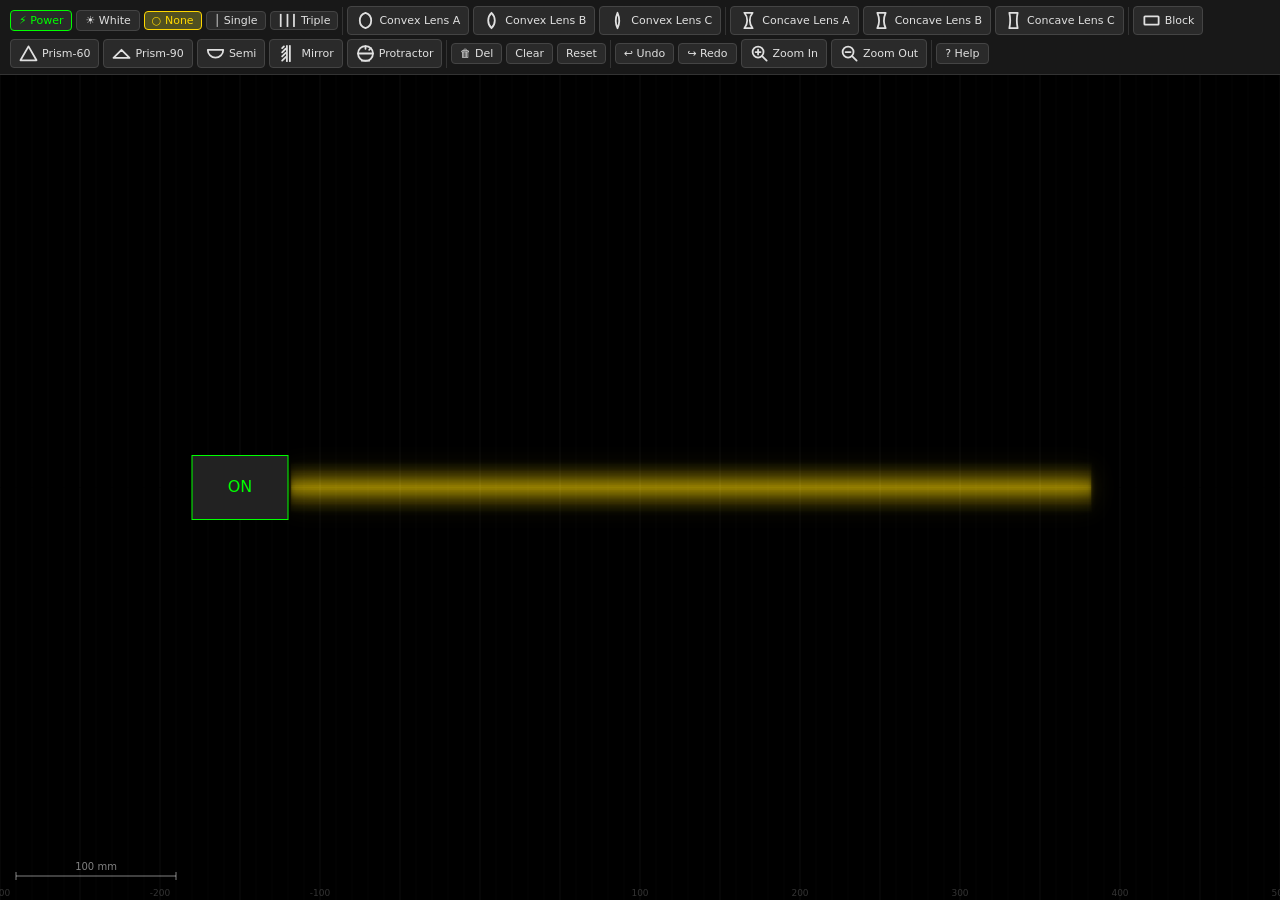
<file: raybox-bench/standalone.htm>
<!DOCTYPE html>
<html lang="en">
<head>
<meta charset="UTF-8">
<meta name="viewport" content="width=device-width, initial-scale=1.0">
<title>Raybox Bench – Optics Simulation</title>
<style>
*{margin:0;padding:0;box-sizing:border-box}
:root{--bg:#000;--panel:#181818;--panel-border:#333;--text:#e0e0e0;--accent:#ffd700;--btn-bg:#2a2a2a;--btn-hover:#3a3a3a;--btn-active:#505020;--danger:#c33;--glass:rgba(160,190,230,0.18);--glass-stroke:rgba(200,220,255,0.4)}
html,body{width:100%;height:100%;overflow:hidden;background:var(--bg);color:var(--text);font:12px/1.4 system-ui,sans-serif}
#app{display:flex;flex-direction:column;height:100vh;width:100vw}
#toolbar{display:flex;flex-wrap:wrap;align-items:center;gap:4px;padding:6px 10px;background:var(--panel);border-bottom:1px solid var(--panel-border);min-height:44px;z-index:10}
#toolbar .sep{width:1px;height:28px;background:var(--panel-border);flex-shrink:0}
.tbtn{display:inline-flex;align-items:center;gap:4px;padding:4px 8px;background:var(--btn-bg);border:1px solid #444;border-radius:4px;color:var(--text);font:11px/1 system-ui,sans-serif;cursor:pointer;white-space:nowrap;transition:background .15s}
.tbtn:hover{background:var(--btn-hover)}
.tbtn.active{background:var(--btn-active);border-color:var(--accent);color:var(--accent)}
.tbtn.power{color:#0f0;border-color:#0f0}
.tbtn.power.off{color:#f44;border-color:#f44}
.tbtn.radio{padding:3px 7px}
.tbtn.radio.active{background:#505020;border-color:var(--accent);color:var(--accent)}
.tbtn svg{width:19px;height:19px;fill:currentColor;flex-shrink:0}
.tbtn svg path,.tbtn svg rect,.tbtn svg circle{fill:none;stroke:currentColor;stroke-width:1.5;stroke-linejoin:round;stroke-linecap:round}
#workspace{flex:1;position:relative;overflow:hidden}
canvas{display:block;width:100%;height:100%;touch-action:none;cursor:crosshair}
#props{position:absolute;top:8px;right:8px;width:220px;background:var(--panel);border:1px solid var(--panel-border);border-radius:6px;padding:10px;display:none;z-index:5}
#props h3{font-size:12px;margin-bottom:6px;color:var(--accent)}
#props label{display:flex;justify-content:space-between;align-items:center;margin:4px 0;font-size:11px}
#props input[type=number]{width:70px;background:#111;border:1px solid #444;color:var(--text);padding:2px 4px;border-radius:3px;font-size:11px}
#props button{padding:3px 8px;background:var(--btn-bg);border:1px solid #555;border-radius:3px;color:var(--text);cursor:pointer;font-size:11px}
#props button:hover{background:var(--btn-hover)}
#props button.del{color:var(--danger);border-color:var(--danger)}
#help-overlay{position:fixed;inset:0;background:rgba(0,0,0,.85);display:flex;align-items:center;justify-content:center;z-index:100;opacity:0;pointer-events:none;transition:opacity .2s}
#help-overlay.show{opacity:1;pointer-events:all}
#help-box{background:var(--panel);border:1px solid var(--panel-border);border-radius:8px;padding:24px;max-width:500px;max-height:80vh;overflow-y:auto;color:var(--text);line-height:1.6}
#help-box h2{color:var(--accent);margin-bottom:12px;font-size:16px}
#help-box h3{color:var(--accent);margin:12px 0 4px;font-size:13px}
#help-box ul{padding-left:20px}
#help-box li{margin:2px 0;font-size:12px}
#help-box button{margin-top:12px;padding:6px 16px;background:var(--btn-bg);border:1px solid var(--accent);border-radius:4px;color:var(--accent);cursor:pointer;font-size:12px}
#toast{position:fixed;bottom:20px;left:50%;transform:translateX(-50%);background:var(--panel);border:1px solid var(--accent);border-radius:4px;padding:6px 14px;color:var(--accent);font-size:12px;z-index:50;opacity:0;transition:opacity .3s;pointer-events:none}
#toast.show{opacity:1}
@media(max-width:768px){
  #toolbar{gap:2px;padding:4px 6px}
  .tbtn{padding:3px 5px;font-size:10px}
  .tbtn svg{width:15px;height:15px}
  #props{width:180px;right:4px;top:4px}
}
</style>
</head>
<body>
<div id="app">
  <header id="toolbar">
    <button class="tbtn power" id="btn-power" title="Toggle ray box on/off">⚡ Power</button>
    <button class="tbtn" id="btn-white" title="Toggle white-light dispersion mode">☀ White</button>
    <button class="tbtn radio active" id="btn-slit-none" title="No slit – continuous beam">○ None</button>
    <button class="tbtn radio" id="btn-slit-single" title="Single-slit – one ray">│ Single</button>
    <button class="tbtn radio" id="btn-slit-triple" title="Triple-slit – three rays">┃┃┃ Triple</button>
    <div class="sep"></div>
    <button class="tbtn" id="btn-convex100" aria-label="Convex lens A" title="Add a convex lens (variant A)"><svg viewBox="0 0 16 16" aria-hidden="true" focusable="false"><path d="M8 1.5A6.8 6.8 0 0 1 8 14.5A6.8 6.8 0 0 1 8 1.5Z"/></svg>Convex Lens A</button>
    <button class="tbtn" id="btn-convex200" aria-label="Convex lens B" title="Add a convex lens (variant B)"><svg viewBox="0 0 16 16" aria-hidden="true" focusable="false"><path d="M8 1.5A9 9 0 0 1 8 14.5A9 9 0 0 1 8 1.5Z"/></svg>Convex Lens B</button>
    <button class="tbtn" id="btn-convex400" aria-label="Convex lens C" title="Add a convex lens (variant C)"><svg viewBox="0 0 16 16" aria-hidden="true" focusable="false"><path d="M8 1.5A16 16 0 0 1 8 14.5A16 16 0 0 1 8 1.5Z"/></svg>Convex Lens C</button>
    <div class="sep"></div>
    <button class="tbtn" id="btn-concave100" aria-label="Concave lens A" title="Add a concave lens (variant A)"><svg viewBox="0 0 16 16" aria-hidden="true" focusable="false"><path d="M4.5 1.5H11.5A10 10 0 0 0 11.5 14.5H4.5A10 10 0 0 0 4.5 1.5Z"/></svg>Concave Lens A</button>
    <button class="tbtn" id="btn-concave200" aria-label="Concave lens B" title="Add a concave lens (variant B)"><svg viewBox="0 0 16 16" aria-hidden="true" focusable="false"><path d="M4.5 1.5H11.5A16 16 0 0 0 11.5 14.5H4.5A16 16 0 0 0 4.5 1.5Z"/></svg>Concave Lens B</button>
    <button class="tbtn" id="btn-concave400" aria-label="Concave lens C" title="Add a concave lens (variant C)"><svg viewBox="0 0 16 16" aria-hidden="true" focusable="false"><path d="M4.5 1.5H11.5A30 30 0 0 0 11.5 14.5H4.5A30 30 0 0 0 4.5 1.5Z"/></svg>Concave Lens C</button>
    <div class="sep"></div>
    <button class="tbtn" id="btn-flat" aria-label="Flat glass block" title="Flat glass block 120×60mm"><svg viewBox="0 0 16 16" aria-hidden="true" focusable="false"><rect x="2" y="4.5" width="12" height="7" rx="0.6"/></svg>Block</button>
    <button class="tbtn" id="btn-prism60" aria-label="Prism 60, equilateral" title="Equilateral prism (60°–60°–60°)"><svg viewBox="0 0 16 16" aria-hidden="true" focusable="false"><path d="M8 2L14.75 13.7H1.25Z"/></svg>Prism-60</button>
    <button class="tbtn" id="btn-prism90" aria-label="Prism 90, right-angle" title="Right-isosceles prism (45°–45°–90°)"><svg viewBox="0 0 16 16" aria-hidden="true" focusable="false"><path d="M8 4.85L14.75 11.6H1.25Z"/></svg>Prism-90</button>
    <button class="tbtn" id="btn-semi" aria-label="Semicircular glass block" title="Semicircular glass block"><svg viewBox="0 0 16 16" aria-hidden="true" focusable="false"><path d="M1.5 5H14.5A6.5 6.5 0 0 1 1.5 5Z"/></svg>Semi</button>
    <button class="tbtn" id="btn-mirror" aria-label="Plane mirror" title="Plane mirror (reflects from either side)"><svg viewBox="0 0 16 16" aria-hidden="true" focusable="false"><path d="M10 1.5V14.5"/><path d="M7.5 1.5V14.5"/><path d="M3.5 14L6.5 11M3.5 10.5L6.5 7.5M3.5 7L6.5 4M3.5 3.5L5 2"/></svg>Mirror</button>
    <button class="tbtn" id="btn-protractor" aria-label="Full-circle protractor" title="360° protractor (measurement overlay)"><svg viewBox="0 0 16 16" aria-hidden="true" focusable="false"><circle cx="8" cy="8" r="6.3"/><path d="M1.7 8H14.3M8 1.7V4M12.5 3.5L11.1 4.9M4.8 14H11.2"/></svg>Protractor</button>
    <div class="sep"></div>
    <button class="tbtn" id="btn-delete" title="Delete selected component">🗑 Del</button>
    <button class="tbtn" id="btn-clear" title="Clear all placed components">Clear</button>
    <button class="tbtn" id="btn-reset" title="Reset experiment to startup state">Reset</button>
    <div class="sep"></div>
    <button class="tbtn" id="btn-undo" title="Undo (Ctrl+Z)">↩ Undo</button>
    <button class="tbtn" id="btn-redo" title="Redo (Ctrl+Y)">↪ Redo</button>
    <button class="tbtn" id="btn-zoomin" aria-label="Zoom in" title="Zoom in (+)"><svg viewBox="0 0 16 16" aria-hidden="true" focusable="false"><circle cx="6.8" cy="6.8" r="4.6"/><path d="M10.2 10.2L14 14M4.7 6.8H8.9M6.8 4.7V8.9"/></svg>Zoom In</button>
    <button class="tbtn" id="btn-zoomout" aria-label="Zoom out" title="Zoom out (−)"><svg viewBox="0 0 16 16" aria-hidden="true" focusable="false"><circle cx="6.8" cy="6.8" r="4.6"/><path d="M10.2 10.2L14 14M4.7 6.8H8.9"/></svg>Zoom Out</button>
    <div class="sep"></div>
    <button class="tbtn" id="btn-help" title="Show help overlay">? Help</button>
  </header>
  <main id="workspace">
    <canvas id="canvas"></canvas>
    <div id="props">
      <h3 id="props-title">Component</h3>
      <div id="props-body"></div>
    </div>
  </main>
</div>
<div id="help-overlay">
  <div id="help-box">
    <h2>Raybox Bench – Help</h2>
    <h3>Ray Box</h3>
    <ul>
      <li>Drag the ray box to move it; drag the rotation handle (circle) to rotate it.</li>
      <li>Use the <b>Power</b> button to turn the beam on/off.</li>
      <li>Use <b>None / Single / Triple</b> to switch slit attachments.</li>
    </ul>
    <h3>Placing Components</h3>
    <ul>
      <li>Click a component button in the toolbar to place it at the bench center.</li>
      <li>Lenses: <b>Convex Lens</b> and <b>Concave Lens</b>, each in three variants (A, B, C). Which variant bends light most is part of the investigation — trace a beam through each one, or check the focal length in the properties panel.</li>
      <li>Prisms: <b>Prism-60</b> (equilateral, 60°–60°–60°) and <b>Prism-90</b> (right-isosceles, 45°–45°–90°, right angle at the top).</li>
      <li><b>Mirror</b>: a flat plane mirror (100 mm) that reflects light from either side.</li>
      <li><b>Protractor</b>: a 360° measurement overlay (1° ticks; prominent outer 0–90–0 scale, smaller inner 0–360° scale, labelled every 10°). It never touches the rays; grab its rim, center hub, or baseline to move it, and read its rotation (whole degrees) in the properties panel.</li>
      <li>Drag the component body to move it.</li>
      <li>Drag the rotation handle (circle above the component) to rotate it.</li>
      <li>Click to select; press <b>Delete</b> key or the <b>🗑 Del</b> button to remove.</li>
    </ul>
    <h3>Properties Panel</h3>
    <ul>
      <li>Shows the variant name, position, rotation, focal length (lenses), or refractive index.</li>
      <li>Lens focal length is editable — type a value and press Enter.</li>
    </ul>
    <h3>Keyboard Shortcuts</h3>
    <ul>
      <li><b>Ctrl+Z</b> – Undo</li>
      <li><b>Ctrl+Y</b> – Redo</li>
      <li><b>+ / −</b> – Zoom in / out · <b>0</b> – Reset zoom</li>
      <li><b>Delete / Backspace</b> – Delete selected</li>
      <li><b>Escape</b> – Deselect</li>
    </ul>
    <button onclick="document.getElementById('help-overlay').classList.remove('show')">Got it</button>
  </div>
</div>
<div id="toast"></div>

<script>
/* Raybox Bench — shared optics core.
 *
 * Pure, DOM-free math used by BOTH index.html (production) and
 * test-production.html. Plain script (no build step): in the browser it
 * attaches to window.OpticsCore; under Node/JXA it also exports via
 * module.exports so the same code can be exercised head-lessly.
 */
(function (root, factory) {
  var core = factory();
  if (root) root.OpticsCore = core;
  if (typeof module !== 'undefined' && module.exports) module.exports = core;
})(typeof globalThis !== 'undefined' ? globalThis
   : (typeof window !== 'undefined' ? window : this), function () {
  "use strict";

  // ── Vec2 ────────────────────────────────────────────────────
  class Vec2 {
    constructor(x = 0, y = 0) { this.x = x; this.y = y; }
    static fromAngle(a, l = 1) { return new Vec2(Math.cos(a) * l, Math.sin(a) * l); }
    clone() { return new Vec2(this.x, this.y); }
    add(v) { return new Vec2(this.x + v.x, this.y + v.y); }
    sub(v) { return new Vec2(this.x - v.x, this.y - v.y); }
    mul(s) { return new Vec2(this.x * s, this.y * s); }
    div(s) { return new Vec2(this.x / s, this.y / s); }
    dot(v) { return this.x * v.x + this.y * v.y; }
    cross(v) { return this.x * v.y - this.y * v.x; }
    len() { return Math.sqrt(this.x * this.x + this.y * this.y); }
    lenSq() { return this.x * this.x + this.y * this.y; }
    norm() { const l = this.len(); return l > 1e-12 ? this.div(l) : new Vec2(0, 0); }
    perp() { return new Vec2(-this.y, this.x); }
    angle() { return Math.atan2(this.y, this.x); }
    angleTo(v) { return Math.atan2(this.cross(v), this.dot(v)); }
    rotate(a) { const c = Math.cos(a), s = Math.sin(a); return new Vec2(this.x * c - this.y * s, this.x * s + this.y * c); }
    dist(v) { return this.sub(v).len(); }
    lerp(v, t) { return new Vec2(this.x + (v.x - this.x) * t, this.y + (v.y - this.y) * t); }
  }

  const TAU = Math.PI * 2;
  const EPSILON = 1e-4;

  function deg2rad(d) { return d * Math.PI / 180; }
  function rad2deg(r) { return r * 180 / Math.PI; }
  function clamp(v, lo, hi) { return Math.max(lo, Math.min(hi, v)); }

  function transformPoint(p, pos, rot) { return p.rotate(rot).add(pos); }

  function aabbOfPoints(points, pad = 0) {
    const xs = points.map(p => p.x), ys = points.map(p => p.y);
    return {
      min: new Vec2(Math.min(...xs) - pad, Math.min(...ys) - pad),
      max: new Vec2(Math.max(...xs) + pad, Math.max(...ys) + pad)
    };
  }

  // ── Angle utilities ─────────────────────────────────────────
  function normalizeAngle(a) {
    return ((a % TAU) + TAU) % TAU;
  }

  function angleInSweep(angle, start, end, epsilon = 1e-8) {
    angle = normalizeAngle(angle);
    start = normalizeAngle(start);
    end = normalizeAngle(end);
    if (end < start) end += TAU;
    if (angle < start) angle += TAU;
    return angle >= start - epsilon && angle <= end + epsilon;
  }

  // ── Intersection helpers ────────────────────────────────────
  /** Ray–segment intersection. Returns {point, normal, t, u} or null. */
  function raySegHit(ro, rd, a, b) {
    const dx = b.x - a.x, dy = b.y - a.y;
    const denom = rd.x * dy - rd.y * dx;
    if (Math.abs(denom) < 1e-10) return null;
    const t = ((a.x - ro.x) * dy - (a.y - ro.y) * dx) / denom;
    const u = ((a.x - ro.x) * rd.y - (a.y - ro.y) * rd.x) / denom;
    if (t < EPSILON || u < 0 || u > 1) return null;
    const n = new Vec2(-dy, dx).norm();
    return { point: ro.add(rd.mul(t)), normal: n, t, u };
  }

  /** Ray–circle intersection with optional angular sweep filter. */
  function rayCircleHit(ro, rd, center, r, aMin, aMax) {
    const oc = ro.sub(center);
    const A = rd.dot(rd);
    const B = 2 * oc.dot(rd);
    const C = oc.dot(oc) - r * r;
    const disc = B * B - 4 * A * C;
    if (disc < 0) return [];
    const sq = Math.sqrt(disc);
    const results = [];
    for (const t of [(-B - sq) / (2 * A), (-B + sq) / (2 * A)]) {
      if (t < EPSILON) continue;
      const pt = ro.add(rd.mul(t));
      const ang = Math.atan2(pt.y - center.y, pt.x - center.x);
      if (aMin !== undefined && aMax !== undefined) {
        if (!angleInSweep(ang, aMin, aMax)) continue;
      }
      const n = pt.sub(center).norm();
      results.push({ point: pt, normal: n, t });
    }
    return results;
  }

  /** Point in convex polygon (cross products all same sign). */
  function ptInConvex(pt, verts) {
    if (verts.length < 3) return false;
    let sign = 0;
    for (let i = 0; i < verts.length; i++) {
      const a = verts[i], b = verts[(i + 1) % verts.length];
      const cp = (b.x - a.x) * (pt.y - a.y) - (b.y - a.y) * (pt.x - a.x);
      if (Math.abs(cp) < 1e-10) continue;
      const s = cp > 0 ? 1 : -1;
      if (sign === 0) sign = s; else if (s !== sign) return false;
    }
    return true;
  }

  /** Point in polygon test (any winding). */
  function ptInPolygon(pt, verts) {
    let inside = false;
    for (let i = 0, j = verts.length - 1; i < verts.length; j = i++) {
      const xi = verts[i].x, yi = verts[i].y;
      const xj = verts[j].x, yj = verts[j].y;
      if ((yi > pt.y) !== (yj > pt.y) && pt.x < (xj - xi) * (pt.y - yi) / (yj - yi) + xi)
        inside = !inside;
    }
    return inside;
  }

  // ── Optical surfaces ────────────────────────────────────────
  class OpticalSurface {
    constructor(material = 'glass', n = 1.5) { this.material = material; this.n = n; }
    intersect(ro, rd) { return null; }
    getNormal(pt) { return new Vec2(0, 1); }
    clone() { return new OpticalSurface(this.material, this.n); }
  }

  class LineSurface extends OpticalSurface {
    constructor(a, b, n = 1.5, outwardSign = 1) {
      super('glass', n);
      this.a = a; this.b = b;
      this.outwardSign = outwardSign;
      const dx = b.x - a.x, dy = b.y - a.y;
      this.normal = new Vec2(dy, -dx).norm().mul(outwardSign);
      this.len = Math.sqrt(dx * dx + dy * dy);
    }
    intersect(ro, rd) {
      const dx = this.b.x - this.a.x, dy = this.b.y - this.a.y;
      const denom = rd.x * dy - rd.y * dx;
      if (Math.abs(denom) < 1e-10) return null;
      const t = ((this.a.x - ro.x) * dy - (this.a.y - ro.y) * dx) / denom;
      const u = ((this.a.x - ro.x) * rd.y - (this.a.y - ro.y) * rd.x) / denom;
      if (t < EPSILON || u < -0.001 || u > 1.001) return null;
      return { point: ro.add(rd.mul(t)), normal: this.normal, t, surface: this };
    }
    clone() { return new LineSurface(this.a.clone(), this.b.clone(), this.n, this.outwardSign); }
  }

  /**
   * Perfect plane mirror: a reflective line segment. Intersects like a
   * LineSurface (so it participates in nearest-hit ordering) but never
   * refracts — callers flip the ray with reflect(dir, n) where n is the
   * stored outward normal oriented against the incident direction.
   * Two-sided by default: reflect() handles either orientation.
   */
  class MirrorSurface extends LineSurface {
    constructor(a, b) {
      super(a, b, 1.0, 1);
      this.material = 'mirror';
      this.mirror = true;
    }
    /** Orient the surface normal against the incident ray (either side works). */
    normalAgainst(incident) {
      return incident.dot(this.normal) < 0 ? this.normal : this.normal.mul(-1);
    }
    /** Law of reflection: r = d − 2(d·n)n. */
    reflectDir(incident) {
      return reflect(incident, this.normalAgainst(incident));
    }
    clone() { return new MirrorSurface(this.a.clone(), this.b.clone()); }
  }

  class ArcSurface extends OpticalSurface {
    constructor(center, radius, startAngle, endAngle, outwardSign = 1, n = 1.5) {
      super('glass', n);
      this.center = center; this.radius = radius;
      this.startAngle = startAngle; this.endAngle = endAngle;
      this.outwardSign = outwardSign;
    }
    intersect(ro, rd) {
      const hits = rayCircleHit(ro, rd, this.center, Math.abs(this.radius), this.startAngle, this.endAngle);
      for (const h of hits) {
        const ang = Math.atan2(h.point.y - this.center.y, h.point.x - this.center.x);
        if (angleInSweep(ang, this.startAngle, this.endAngle)) {
          h.normal = h.normal.mul(this.outwardSign);
          h.surface = this;
          return h;
        }
      }
      return null;
    }
    clone() {
      return new ArcSurface(this.center.clone(), this.radius,
        this.startAngle, this.endAngle, this.outwardSign, this.n);
    }
  }

  // ── Refraction helpers ──────────────────────────────────────
  function reflect(incident, normal) {
    return incident.sub(normal.mul(2 * incident.dot(normal)));
  }

  function refractRay(incident, normal, n1, n2) {
    const cosi = -incident.dot(normal);
    const eta = n1 / n2;
    const k = 1 - eta * eta * (1 - cosi * cosi);
    if (k < 0) return null;
    return incident.mul(eta).add(normal.mul(eta * cosi - Math.sqrt(k)));
  }

  // ── Cauchy dispersion ───────────────────────────────────────
  const CAUCHY_A = 1.488;
  const CAUCHY_B = 4163.052;
  const WAVELENGTHS = [400, 430, 460, 490, 520, 550, 580, 610, 640, 670, 700];

  function cauchyN(wavelength_nm) {
    return CAUCHY_A + CAUCHY_B / (wavelength_nm * wavelength_nm);
  }

  function wavelengthToRGB(nm) {
    let r = 0, g = 0, b = 0;
    if (nm >= 380 && nm < 440) { r = -(nm - 440) / 60; b = 1; }
    else if (nm < 490) { g = (nm - 440) / 50; b = 1; }
    else if (nm < 510) { g = 1; b = -(nm - 510) / 20; }
    else if (nm < 580) { r = (nm - 510) / 70; g = 1; }
    else if (nm < 645) { r = 1; g = -(nm - 645) / 65; }
    else if (nm <= 780) { r = 1; }
    let f = 1;
    if (nm >= 380 && nm < 420) f = 0.3 + 0.7 * (nm - 380) / 40;
    else if (nm > 700) f = 0.3 + 0.7 * (780 - nm) / 80;
    return { r: Math.round(r * f * 255), g: Math.round(g * f * 255), b: Math.round(b * f * 255) };
  }

  // ── Lens design optics ──────────────────────────────────────
  const LENS_N = 1.5;

  const SOLVER_REL_TOL = 1e-6;

  function lensPower(R, n, d, sign) {
    const a = n - 1;
    return 2 * sign * a / R - a * a * d / (n * R * R);
  }

  function solveLensRadius(efl, thickness, aperture, n = LENS_N) {
    if (!Number.isFinite(efl) || efl === 0) return null;
    if (!Number.isFinite(thickness) || thickness <= 0) return null;
    if (!Number.isFinite(aperture) || aperture <= 0) return null;
    if (!Number.isFinite(n) || n <= 1) return null;
    const sign = efl > 0 ? 1 : -1;
    const f = Math.abs(efl);
    if (f < 1) return null;
    const a = n - 1, d = thickness;
    const P = 1 / f;
    const disc = 1 - sign * P * d / n;
    if (disc < 0) return null;
    const R = a * (1 + Math.sqrt(disc)) / P;
    if (!Number.isFinite(R) || R <= 0) return null;
    if (R < aperture / 2) return null;
    const target = sign * P;
    const calc = lensPower(R, n, d, sign);
    if (!Number.isFinite(calc)) return null;
    if (Math.abs(calc - target) > SOLVER_REL_TOL * Math.abs(target)) return null;
    return R;
  }

  function solveConvexRadius(eflMag, thickness, aperture, n = LENS_N) {
    return solveLensRadius(Math.abs(eflMag), thickness, aperture, n);
  }

  function solveConcaveRadius(eflMag, thickness, aperture, n = LENS_N) {
    return solveLensRadius(-Math.abs(eflMag), thickness, aperture, n);
  }

  // ── Outline builders ────────────────────────────────────────
  function makeLensOutline(R, hw, halfAp, nPts) {
    const halfAngle = Math.asin(halfAp / R);
    const leftCX = R - hw;
    const rightCX = -R + hw;
    const pts = [];
    for (let i = 0; i <= nPts; i++) {
      const a = -halfAngle + (2 * halfAngle * i / nPts);
      pts.push(new Vec2(leftCX + R * Math.cos(Math.PI - a), R * Math.sin(Math.PI - a)));
    }
    for (let i = nPts; i >= 0; i--) {
      const a = -halfAngle + (2 * halfAngle * i / nPts);
      pts.push(new Vec2(rightCX + R * Math.cos(a), R * Math.sin(a)));
    }
    return pts;
  }

  function makeConcaveLensOutline(R, hw, halfAp, nPts = 48) {
    const theta = Math.asin(Math.min(1, halfAp / R));
    const leftCenter = new Vec2(-R - hw, 0);
    const rightCenter = new Vec2(R + hw, 0);
    const points = [];
    for (let i = 0; i <= nPts; i++) {
      const angle = theta - (2 * theta * i) / nPts;
      points.push(leftCenter.add(new Vec2(R * Math.cos(angle), R * Math.sin(angle))));
    }
    for (let i = 0; i <= nPts; i++) {
      const angle = Math.PI + theta - (2 * theta * i) / nPts;
      points.push(rightCenter.add(new Vec2(R * Math.cos(angle), R * Math.sin(angle))));
    }
    return points;
  }

  // ── Geometry validation (pure; never mutates the argument) ──
  function validateLensGeometry(geom, opts) {
    const { sign, thickness, aperture, n = LENS_N } = opts || {};
    if (!geom || (sign !== 1 && sign !== -1)) return false;
    if (!Array.isArray(geom.outline) || geom.outline.length < 6) return false;
    if (!Array.isArray(geom.surfaces) || geom.surfaces.length < 2) return false;
    if (!Number.isFinite(geom.radius) || geom.radius <= 0) return false;
    if (!Number.isFinite(geom.efl) || geom.efl === 0 || Math.sign(geom.efl) !== sign) return false;

    const halfAp = aperture / 2, hw = thickness / 2;
    if (geom.radius < halfAp) return false;

    for (const p of geom.outline) {
      if (!p || !Number.isFinite(p.x) || !Number.isFinite(p.y)) return false;
    }
    const xs = geom.outline.map(p => p.x), ys = geom.outline.map(p => p.y);
    const width = Math.max(...xs) - Math.min(...xs);
    const height = Math.max(...ys) - Math.min(...ys);
    if (!Number.isFinite(width) || !Number.isFinite(height)) return false;
    if (Math.abs(height - aperture) > 1e-6 * aperture + 1e-6) return false;
    if (width < 0.5 * thickness || width > 1.5 * aperture) return false;

    let arcs = 0;
    for (const s of geom.surfaces) {
      if (!s) return false;
      if (s instanceof ArcSurface) {
        arcs++;
        if (!s.center || !Number.isFinite(s.center.x) || !Number.isFinite(s.center.y)) return false;
        if (!Number.isFinite(s.radius) || s.radius < halfAp - 1e-9) return false;
        const reach = Math.abs(Math.sin(s.startAngle)) * s.radius;
        if (Math.abs(reach - halfAp) > 1e-6 * halfAp + 1e-6) return false;
        if (!Number.isFinite(s.endAngle)) return false;
      } else if (s instanceof LineSurface) {
        if (!Number.isFinite(s.a.x) || !Number.isFinite(s.a.y) ||
            !Number.isFinite(s.b.x) || !Number.isFinite(s.b.y)) return false;
        if (s.len <= 0 || !Number.isFinite(s.len)) return false;
      } else {
        return false;
      }
    }
    if (arcs !== 2) return false;

    const target = sign / Math.abs(geom.efl);
    const calc = lensPower(geom.radius, n, thickness, sign);
    if (!Number.isFinite(calc)) return false;
    if (Math.abs(calc - target) > SOLVER_REL_TOL * Math.abs(target)) return false;

    const halfAngle = Math.asin(clamp(halfAp / geom.radius, 0, 1));
    const R = geom.radius;
    if (sign === 1) {
      const sagitta = R * (1 - Math.cos(halfAngle));
      if (!Number.isFinite(sagitta) || sagitta >= hw) return false;
      const leftEdgeX = (R - hw) - R * Math.cos(halfAngle);
      const rightEdgeX = (-R + hw) + R * Math.cos(halfAngle);
      if (leftEdgeX >= rightEdgeX) return false;
    } else {
      const leftEdgeX = (-R - hw) + R * Math.cos(halfAngle);
      const rightEdgeX = (R + hw) + R * Math.cos(Math.PI + halfAngle);
      const edgeThk = rightEdgeX - leftEdgeX;
      if (!Number.isFinite(edgeThk) || edgeThk <= thickness) return false;
      if (edgeThk >= 2 * R) return false;
    }
    return true;
  }

  // ── Geometry builders (pure; return candidate or null) ──────
  function buildConvexGeometry(efl, opts = {}) {
    const { thickness = 8, aperture = 50, n = LENS_N, nPts = 48 } = opts;
    if (!Number.isFinite(efl) || efl <= 0) return null;
    const halfAp = aperture / 2, hw = thickness / 2;
    const R = solveLensRadius(efl, thickness, aperture, n);
    if (R === null || !Number.isFinite(R) || R < halfAp) return null;
    const halfAngle = Math.asin(clamp(halfAp / R, 0, 1));
    const outline = makeLensOutline(R, hw, halfAp, nPts);
    const surfaces = [
      new ArcSurface(new Vec2(R - hw, 0), R, Math.PI - halfAngle, Math.PI + halfAngle, 1, n),
      new ArcSurface(new Vec2(-R + hw, 0), R, -halfAngle, halfAngle, 1, n)
    ];
    const geom = { efl, radius: R, outline, surfaces };
    return validateLensGeometry(geom, { sign: 1, thickness, aperture, n }) ? geom : null;
  }

  function buildConcaveGeometry(efl, opts = {}) {
    const { thickness = 8, aperture = 50, n = LENS_N, nPts = 48 } = opts;
    if (!Number.isFinite(efl) || efl >= 0) return null;
    const halfAp = aperture / 2, hw = thickness / 2;
    const R = solveLensRadius(efl, thickness, aperture, n);
    if (R === null || !Number.isFinite(R) || R < halfAp) return null;
    const halfAngle = Math.asin(clamp(halfAp / R, 0, 1));
    const leftCX = -R - hw, rightCX = R + hw;
    const outline = makeConcaveLensOutline(R, hw, halfAp, nPts);
    const leftTop = new Vec2(leftCX + R * Math.cos(halfAngle), R * Math.sin(halfAngle));
    const leftBottom = new Vec2(leftCX + R * Math.cos(-halfAngle), R * Math.sin(-halfAngle));
    const rightBottom = new Vec2(rightCX + R * Math.cos(Math.PI + halfAngle), R * Math.sin(Math.PI + halfAngle));
    const rightTop = new Vec2(rightCX + R * Math.cos(Math.PI - halfAngle), R * Math.sin(Math.PI - halfAngle));
    const surfaces = [
      new ArcSurface(new Vec2(leftCX, 0), R, -halfAngle, halfAngle, -1, n),
      new ArcSurface(new Vec2(rightCX, 0), R, Math.PI - halfAngle, Math.PI + halfAngle, -1, n),
      new LineSurface(leftBottom, rightBottom, n, 1),
      new LineSurface(rightTop, leftTop, n, 1)
    ];
    const geom = { efl, radius: R, outline, surfaces };
    return validateLensGeometry(geom, { sign: -1, thickness, aperture, n }) ? geom : null;
  }

  function cloneLensGeometry(geom) {
    if (!geom) return null;
    return {
      efl: geom.efl,
      radius: geom.radius,
      outline: geom.outline.map(p => p.clone()),
      surfaces: geom.surfaces.map(s => s.clone())
    };
  }

  return {
    Vec2, TAU, EPSILON, deg2rad, rad2deg, clamp, transformPoint, aabbOfPoints,
    normalizeAngle, angleInSweep, raySegHit, rayCircleHit, ptInConvex, ptInPolygon,
    OpticalSurface, LineSurface, ArcSurface, MirrorSurface,
    reflect, refractRay,
    CAUCHY_A, CAUCHY_B, WAVELENGTHS, cauchyN, wavelengthToRGB,
    LENS_N, SOLVER_REL_TOL, lensPower,
    solveLensRadius, solveConvexRadius, solveConcaveRadius,
    makeLensOutline, makeConcaveLensOutline,
    validateLensGeometry, buildConvexGeometry, buildConcaveGeometry, cloneLensGeometry
  };
});
</script>
<script>
"use strict";

// ─────────────────────────────────────────────────────────────
//  § 1. SHARED CORE (optics-core.js — also used by tests)
// ─────────────────────────────────────────────────────────────

const {
  Vec2, EPSILON, rad2deg, clamp, normalizeAngle,
  ptInConvex, ptInPolygon,
  LineSurface, ArcSurface, MirrorSurface,
  reflect, refractRay,
  cauchyN, WAVELENGTHS, wavelengthToRGB,
  buildConvexGeometry, buildConcaveGeometry, cloneLensGeometry
} = window.OpticsCore;

// ─────────────────────────────────────────────────────────────
//  § 2. OPTICAL COMPONENTS
// ─────────────────────────────────────────────────────────────

let compIdCounter = 0;

class Component {
  constructor(type, pos, rot = 0) {
    this.id = compIdCounter++;
    this.type = type;
    this.pos = pos.clone();
    this.rot = rot;
    this.selected = false;
    this.surfaces = [];
    this.apertures = [];
  }
  getTransform() { return { pos: this.pos, rot: this.rot }; }
  localToWorld(p) { return p.rotate(this.rot).add(this.pos); }
  worldToLocal(p) { return p.sub(this.pos).rotate(-this.rot); }
  containsPoint(p) { return false; }
  render(ctx, view) {}
  getAABB() { return { min: this.pos.sub(new Vec2(50, 50)), max: this.pos.add(new Vec2(50, 50)) }; }
  getRotHandlePos() {
    return this.localToWorld(new Vec2(0, -55));
  }
}

class RayBox extends Component {
  constructor(pos, rot, cfg = {}) {
    super('raybox', pos, rot);
    this.power = cfg.power !== false;
    this.slitAttachment = cfg.slitAttachment || 'none';
    this.width = 60; this.height = 40;
    this.apertureWidth = 30;
  }
  containsPoint(p) {
    const lp = this.worldToLocal(p);
    return lp.x >= -this.width / 2 && lp.x <= this.width / 2 &&
           lp.y >= -this.height / 2 && lp.y <= this.height / 2;
  }
  getAABB() {
    const hw = this.width / 2, hh = this.height / 2;
    const corners = [new Vec2(-hw, -hh), new Vec2(hw, -hh), new Vec2(hw, hh), new Vec2(-hw, hh)];
    const worldCorners = corners.map(c => this.localToWorld(c));
    const xs = worldCorners.map(c => c.x), ys = worldCorners.map(c => c.y);
    return { min: new Vec2(Math.min(...xs), Math.min(...ys)), max: new Vec2(Math.max(...xs), Math.max(...ys)) };
  }
  render(ctx, view) {
    ctx.save();
    beginComponentTransform(ctx, view, this);
    const hw = this.width / 2, hh = this.height / 2;
    ctx.fillStyle = '#222';
    ctx.fillRect(-hw, -hh, hw * 2, hh * 2);
    ctx.strokeStyle = this.power ? '#0f0' : '#666';
    ctx.lineWidth = this.selected ? 2 / view.zoom : 1 / view.zoom;
    ctx.strokeRect(-hw, -hh, hw * 2, hh * 2);
    ctx.fillStyle = this.power ? '#0f0' : '#666';
    ctx.font = `10px system-ui`;
    ctx.textAlign = 'center';
    ctx.textBaseline = 'middle';
    ctx.save();
    ctx.scale(1, -1);
    ctx.fillText(this.power ? 'ON' : 'OFF', 0, 0);
    ctx.fillStyle = '#ffd700';
    ctx.font = `8px system-ui`;
    const slitLabel = this.slitAttachment === 'single' ? '│' : this.slitAttachment === 'triple' ? '┃┃┃' : '';
    ctx.fillText(slitLabel, hw - 8, 0);
    ctx.restore();
    ctx.restore();
    this.renderSlit(ctx, view);
  }
  renderSlit(ctx, view) {
    if (this.slitAttachment === 'none') return;
    ctx.save();
    beginComponentTransform(ctx, view, this);
    const hw = this.width / 2;
    const plateW = 4, plateH = this.apertureWidth;
    const x = hw + plateW / 2;
    const sh = plateH / 2;
    ctx.fillStyle = '#333';
    ctx.fillRect(x - plateW / 2, -sh, plateW, sh * 2);
    ctx.strokeStyle = '#555';
    ctx.lineWidth = 1 / view.zoom;
    ctx.strokeRect(x - plateW / 2, -sh, plateW, sh * 2);
    ctx.fillStyle = '#ffd700';
    ctx.strokeStyle = '#ffd700';
    ctx.lineWidth = 1.5 / view.zoom;
    if (this.slitAttachment === 'single') {
      ctx.beginPath();
      ctx.moveTo(x, 0);
      ctx.lineTo(x, 1);
      ctx.stroke();
    } else if (this.slitAttachment === 'triple') {
      const sp = 10;
      for (const dy of [-sp, 0, sp]) {
        ctx.beginPath();
        ctx.moveTo(x, dy);
        ctx.lineTo(x, dy + 1);
        ctx.stroke();
      }
    }
    ctx.restore();
  }
}

function lensLabel(efl) {
  const kind = efl > 0 ? 'Convex Lens' : 'Concave Lens';
  const variant = { 100: 'A', 200: 'B', 400: 'C' }[Math.abs(efl)];
  return variant ? kind + ' ' + variant : kind;
}

class ConvexLens extends Component {
  constructor(pos, rot, efl = 200, label = null) {
    super('convex', pos, rot);
    this.efl = efl;
    this.label = label || lensLabel(efl);
    this.thickness = 8;
    this.aperture = 50;
    this.recalcSurfaces();
  }
  buildGeometryForEFL(candidateEFL) {
    return buildConvexGeometry(candidateEFL, {
      thickness: this.thickness, aperture: this.aperture
    });
  }
  applyGeometry(geometry) {
    const g = cloneLensGeometry(geometry);
    this.efl = g.efl;
    this.radius = g.radius;
    this.outline = g.outline;
    this.surfaces = g.surfaces;
  }
  snapshotGeometry() {
    if (!this.outline || !this.surfaces) return null;
    return cloneLensGeometry({
      efl: this.efl, radius: this.radius, outline: this.outline, surfaces: this.surfaces
    });
  }
  recalcSurfaces() {
    const geom = this.buildGeometryForEFL(this.efl);
    if (geom) { this.applyGeometry(geom); return true; }
    return false;
  }
  containsPoint(p) {
    const lp = this.worldToLocal(p);
    if (this.outline) return ptInPolygon(lp, this.outline);
    return lp.x >= -this.thickness / 2 - 2 && lp.x <= this.thickness / 2 + 2 &&
           lp.y >= -this.aperture / 2 - 2 && lp.y <= this.aperture / 2 + 2;
  }
  getAABB() {
    if (!this.outline?.length) {
      const hw = this.aperture / 2 + 5;
      const corners = [new Vec2(-hw, -hw), new Vec2(hw, -hw), new Vec2(hw, hw), new Vec2(-hw, hw)];
      const wc = corners.map(c => this.localToWorld(c));
      const xs = wc.map(c => c.x), ys = wc.map(c => c.y);
      return { min: new Vec2(Math.min(...xs), Math.min(...ys)), max: new Vec2(Math.max(...xs), Math.max(...ys)) };
    }
    const worldPoints = this.outline.map(p => this.localToWorld(p));
    const xs = worldPoints.map(p => p.x), ys = worldPoints.map(p => p.y);
    const pad = 5;
    return { min: new Vec2(Math.min(...xs) - pad, Math.min(...ys) - pad),
             max: new Vec2(Math.max(...xs) + pad, Math.max(...ys) + pad) };
  }
  render(ctx, view) {
    if (!this.outline) return;
    ctx.save();
    beginComponentTransform(ctx, view, this);
    ctx.beginPath();
    this.outline.forEach((p, i) => {
      if (i === 0) ctx.moveTo(p.x, p.y); else ctx.lineTo(p.x, p.y);
    });
    ctx.closePath();
    ctx.fillStyle = 'rgba(160,190,230,0.15)';
    ctx.fill();
    ctx.strokeStyle = this.selected ? 'rgba(255,215,0,0.6)' : 'rgba(200,220,255,0.4)';
    ctx.lineWidth = (this.selected ? 1.5 : 1) / view.zoom;
    ctx.stroke();
    ctx.restore();
  }
}

class ConcaveLens extends Component {
  constructor(pos, rot, efl = -200, label = null) {
    super('concave', pos, rot);
    this.efl = efl;
    this.label = label || lensLabel(efl);
    this.thickness = 8;
    this.aperture = 50;
    this.recalcSurfaces();
  }
  buildGeometryForEFL(candidateEFL) {
    return buildConcaveGeometry(candidateEFL, {
      thickness: this.thickness, aperture: this.aperture
    });
  }
  applyGeometry(geometry) {
    const g = cloneLensGeometry(geometry);
    this.efl = g.efl;
    this.radius = g.radius;
    this.outline = g.outline;
    this.surfaces = g.surfaces;
  }
  snapshotGeometry() {
    if (!this.outline || !this.surfaces) return null;
    return cloneLensGeometry({
      efl: this.efl, radius: this.radius, outline: this.outline, surfaces: this.surfaces
    });
  }
  recalcSurfaces() {
    const geom = this.buildGeometryForEFL(this.efl);
    if (geom) { this.applyGeometry(geom); return true; }
    return false;
  }
  containsPoint(p) {
    const lp = this.worldToLocal(p);
    if (this.outline) return ptInPolygon(lp, this.outline);
    return lp.x >= -this.thickness / 2 - 2 && lp.x <= this.thickness / 2 + 2 &&
           lp.y >= -this.aperture / 2 - 2 && lp.y <= this.aperture / 2 + 2;
  }
  getAABB() {
    if (!this.outline?.length) {
      const hw = this.aperture / 2 + 5;
      const corners = [new Vec2(-hw, -hw), new Vec2(hw, -hw), new Vec2(hw, hw), new Vec2(-hw, hw)];
      const wc = corners.map(c => this.localToWorld(c));
      const xs = wc.map(c => c.x), ys = wc.map(c => c.y);
      return { min: new Vec2(Math.min(...xs), Math.min(...ys)), max: new Vec2(Math.max(...xs), Math.max(...ys)) };
    }
    const worldPoints = this.outline.map(p => this.localToWorld(p));
    const xs = worldPoints.map(p => p.x), ys = worldPoints.map(p => p.y);
    const pad = 5;
    return { min: new Vec2(Math.min(...xs) - pad, Math.min(...ys) - pad),
             max: new Vec2(Math.max(...xs) + pad, Math.max(...ys) + pad) };
  }
  render(ctx, view) {
    if (!this.outline) return;
    ctx.save();
    beginComponentTransform(ctx, view, this);
    ctx.beginPath();
    this.outline.forEach((p, i) => {
      if (i === 0) ctx.moveTo(p.x, p.y); else ctx.lineTo(p.x, p.y);
    });
    ctx.closePath();
    ctx.fillStyle = 'rgba(160,190,230,0.15)';
    ctx.fill();
    ctx.strokeStyle = this.selected ? 'rgba(255,215,0,0.6)' : 'rgba(200,220,255,0.4)';
    ctx.lineWidth = (this.selected ? 1.5 : 1) / view.zoom;
    ctx.stroke();
    ctx.restore();
  }
}

class FlatBlock extends Component {
  constructor(pos, rot, w = 120, h = 60) {
    super('flatblock', pos, rot);
    this.w = w; this.h = h;
    const hw = w / 2, hh = h / 2;
    const verts = [new Vec2(-hw, -hh), new Vec2(hw, -hh), new Vec2(hw, hh), new Vec2(-hw, hh)];
    this.verts = verts;
    this.surfaces = [];
    for (let i = 0; i < 4; i++) {
      this.surfaces.push(new LineSurface(verts[i], verts[(i + 1) % 4], 1.5));
    }
  }
  containsPoint(p) { return ptInConvex(this.worldToLocal(p), this.verts); }
  getAABB() {
    const corners = this.verts.map(c => this.localToWorld(c));
    const xs = corners.map(c => c.x), ys = corners.map(c => c.y);
    return { min: new Vec2(Math.min(...xs), Math.min(...ys)), max: new Vec2(Math.max(...xs), Math.max(...ys)) };
  }
  render(ctx, view) {
    ctx.save();
    beginComponentTransform(ctx, view, this);
    const hw = this.w / 2, hh = this.h / 2;
    ctx.fillStyle = 'rgba(160,190,230,0.15)';
    ctx.fillRect(-hw, -hh, hw * 2, hh * 2);
    ctx.strokeStyle = this.selected ? 'rgba(255,215,0,0.6)' : 'rgba(200,220,255,0.4)';
    ctx.lineWidth = (this.selected ? 1.5 : 1) / view.zoom;
    ctx.strokeRect(-hw, -hh, hw * 2, hh * 2);
    ctx.restore();
  }
}

class Prism extends Component {
  constructor(pos, rot, cfg = {}) {
    super('prism', pos, rot);
    this.variant = cfg.variant === '90' ? '90' : '60';
    this.label = this.variant === '90' ? 'Prism-90' : 'Prism-60';
    let verts;
    if (this.variant === '90') {
      const L = 100;
      verts = [
        new Vec2(-L / 2, -L / 6),
        new Vec2(L / 2, -L / 6),
        new Vec2(0, L / 3)
      ];
    } else {
      const s = 90, h = s * Math.sqrt(3) / 2;
      verts = [
        new Vec2(-s / 2, -h / 3),
        new Vec2(s / 2, -h / 3),
        new Vec2(0, 2 * h / 3)
      ];
    }
    this.verts = verts;
    this.sides = [
      verts[0].dist(verts[1]),
      verts[1].dist(verts[2]),
      verts[2].dist(verts[0])
    ];
    this.surfaces = [];
    for (let i = 0; i < 3; i++) {
      this.surfaces.push(new LineSurface(verts[i], verts[(i + 1) % 3], 1.5));
    }
  }
  containsPoint(p) { return ptInConvex(this.worldToLocal(p), this.verts); }
  getAABB() {
    const corners = this.verts.map(c => this.localToWorld(c));
    const xs = corners.map(c => c.x), ys = corners.map(c => c.y);
    return { min: new Vec2(Math.min(...xs), Math.min(...ys)), max: new Vec2(Math.max(...xs), Math.max(...ys)) };
  }
  render(ctx, view) {
    ctx.save();
    beginComponentTransform(ctx, view, this);
    ctx.beginPath();
    this.verts.forEach((v, i) => {
      if (i === 0) ctx.moveTo(v.x, v.y);
      else ctx.lineTo(v.x, v.y);
    });
    ctx.closePath();
    ctx.fillStyle = 'rgba(160,190,230,0.15)';
    ctx.fill();
    ctx.strokeStyle = this.selected ? 'rgba(255,215,0,0.6)' : 'rgba(200,220,255,0.4)';
    ctx.lineWidth = (this.selected ? 1.5 : 1) / view.zoom;
    ctx.stroke();
    ctx.restore();
  }
}

class SemicircularBlock extends Component {
  constructor(pos, rot, radius = 80) {
    super('semicircle', pos, rot);
    this.radius = radius;
    const a = radius;
    this.verts = [new Vec2(-a, 0), new Vec2(a, 0)];
    const arcSegs = 24;
    for (let i = 0; i <= arcSegs; i++) {
      const ang = Math.PI + (Math.PI * i / arcSegs);
      this.verts.push(new Vec2(Math.cos(ang) * a, Math.sin(ang) * a));
    }
    this.flatSurface = new LineSurface(new Vec2(-a, 0), new Vec2(a, 0), 1.5, -1);
    this.arcSurface = new ArcSurface(new Vec2(0, 0), radius, Math.PI, 2 * Math.PI, 1, 1.5);
    this.surfaces = [this.flatSurface, this.arcSurface];
  }
  containsPoint(p) {
    const lp = this.worldToLocal(p);
    if (lp.y > 0) return false;
    return lp.len() <= this.radius + 2;
  }
  getAABB() {
    const corners = this.verts.map(c => this.localToWorld(c));
    const xs = corners.map(c => c.x), ys = corners.map(c => c.y);
    return { min: new Vec2(Math.min(...xs), Math.min(...ys)), max: new Vec2(Math.max(...xs), Math.max(...ys)) };
  }
  render(ctx, view) {
    ctx.save();
    beginComponentTransform(ctx, view, this);
    const r = this.radius;
    ctx.beginPath();
    ctx.moveTo(-r, 0);
    ctx.lineTo(r, 0);
    ctx.arc(0, 0, r, 0, Math.PI, true);
    ctx.closePath();
    ctx.fillStyle = 'rgba(160,190,230,0.15)';
    ctx.fill();
    ctx.strokeStyle = this.selected ? 'rgba(255,215,0,0.6)' : 'rgba(200,220,255,0.4)';
    ctx.lineWidth = (this.selected ? 1.5 : 1) / view.zoom;
    ctx.stroke();
    ctx.restore();
  }
}

class PlaneMirror extends Component {
  constructor(pos, rot, length = 100) {
    super('mirror', pos, rot);
    this.length = length;
    this.label = 'Mirror';
    const hl = length / 2;
    this.face = [new Vec2(-hl, 0), new Vec2(hl, 0)];
    this.verts = [new Vec2(-hl, -3), new Vec2(hl, -3), new Vec2(hl, 3), new Vec2(-hl, 3)];
    this.surfaces = [new MirrorSurface(this.face[0], this.face[1])];
  }
  containsPoint(p) {
    const lp = this.worldToLocal(p);
    if (Math.abs(lp.y) > 6) return false;
    return Math.abs(lp.x) <= this.length / 2 + 4;
  }
  getAABB() {
    const corners = this.verts.map(c => this.localToWorld(c));
    const xs = corners.map(c => c.x), ys = corners.map(c => c.y);
    const pad = 5;
    return { min: new Vec2(Math.min(...xs) - pad, Math.min(...ys) - pad),
             max: new Vec2(Math.max(...xs) + pad, Math.max(...ys) + pad) };
  }
  render(ctx, view) {
    const hl = this.length / 2;
    ctx.save();
    beginComponentTransform(ctx, view, this);
    ctx.fillStyle = 'rgba(160,190,230,0.15)';
    ctx.fillRect(-hl, -3, this.length, 3);
    ctx.strokeStyle = this.selected ? 'rgba(255,215,0,0.9)' : 'rgba(235,244,255,0.95)';
    ctx.lineWidth = 1.6 / view.zoom;
    ctx.beginPath(); ctx.moveTo(-hl, 0); ctx.lineTo(hl, 0); ctx.stroke();
    ctx.strokeStyle = '#39404c';
    ctx.lineWidth = 2.6 / view.zoom;
    ctx.beginPath(); ctx.moveTo(-hl, -3); ctx.lineTo(hl, -3); ctx.stroke();
    ctx.strokeStyle = 'rgba(120,132,150,0.8)';
    ctx.lineWidth = 0.8 / view.zoom;
    ctx.beginPath();
    for (let x = -hl + 3; x <= hl; x += 7) {
      ctx.moveTo(x - 3, -6.5); ctx.lineTo(x, -3);
    }
    ctx.stroke();
    ctx.restore();
  }
}

class Protractor extends Component {
  constructor(pos, rot, radius = 110) {
    super('protractor', pos, rot);
    this.radius = radius;
    this.label = 'Protractor';
    this.surfaces = [];
    const r = radius;
    this.verts = [new Vec2(-r, -r), new Vec2(r, -r), new Vec2(r, r), new Vec2(-r, r)];
  }
  getRotHandlePos() { return this.localToWorld(new Vec2(0, -(this.radius + 18))); }
  containsPoint(p) {
    const lp = this.worldToLocal(p);
    const r = lp.len(), R = this.radius;
    if (r <= 12) return true;
    if (Math.abs(r - R) <= 10) return true;
    if (Math.abs(lp.y) <= 5 && Math.abs(lp.x) <= R) return true;
    return false;
  }
  getAABB() {
    const corners = this.verts.map(c => this.localToWorld(c));
    const xs = corners.map(c => c.x), ys = corners.map(c => c.y);
    const pad = 5;
    return { min: new Vec2(Math.min(...xs) - pad, Math.min(...ys) - pad),
             max: new Vec2(Math.max(...xs) + pad, Math.max(...ys) + pad) };
  }
  render(ctx, view) {
    const c = view.worldToScreen(this.pos);
    const R = this.radius * view.zoom;
    if (R < 12) return;
    const rot = this.rot;
    const pt = (deg, rad) => {
      const wa = deg * Math.PI / 180 + rot;
      return new Vec2(c.x + Math.cos(wa) * rad, c.y - Math.sin(wa) * rad);
    };
    ctx.save();
    ctx.strokeStyle = this.selected ? 'rgba(255,215,0,0.75)' : 'rgba(190,215,255,0.6)';
    ctx.lineWidth = 1;
    ctx.fillStyle = 'rgba(120,160,220,0.05)';
    ctx.beginPath(); ctx.arc(c.x, c.y, R, 0, Math.PI * 2); ctx.fill();
    ctx.beginPath(); ctx.arc(c.x, c.y, R, 0, Math.PI * 2); ctx.stroke();
    const tickStyle = [
      [0.055, 'rgba(255,255,255,0.35)'],
      [0.09,  'rgba(255,255,255,0.55)'],
      [0.13,  'rgba(220,235,255,0.85)']
    ];
    for (let pass = 0; pass < 3; pass++) {
      ctx.strokeStyle = tickStyle[pass][1];
      ctx.beginPath();
      for (let d = 0; d < 360; d++) {
        const isMinor = d % 5 !== 0;
        const isMedium = d % 5 === 0 && d % 10 !== 0;
        const isMajor = d % 10 === 0;
        if ((pass === 0 && !isMinor) || (pass === 1 && !isMedium) || (pass === 2 && !isMajor)) continue;
        const p0 = pt(d, R), p1 = pt(d, R * (1 - tickStyle[pass][0]));
        ctx.moveTo(p0.x, p0.y); ctx.lineTo(p1.x, p1.y);
      }
      ctx.stroke();
    }
    ctx.strokeStyle = 'rgba(150,200,255,0.8)';
    ctx.lineWidth = 1;
    let a0 = pt(0, R), a180 = pt(180, R);
    ctx.beginPath(); ctx.moveTo(a0.x, a0.y); ctx.lineTo(a180.x, a180.y); ctx.stroke();
    ctx.strokeStyle = 'rgba(255,215,0,0.9)';
    ctx.lineWidth = 2;
    const z0 = pt(0, R), z1 = pt(0, R + 9);
    ctx.beginPath(); ctx.moveTo(z0.x, z0.y); ctx.lineTo(z1.x, z1.y); ctx.stroke();
    ctx.strokeStyle = 'rgba(255,255,255,0.85)';
    ctx.lineWidth = 1;
    ctx.beginPath();
    ctx.moveTo(c.x - 5, c.y); ctx.lineTo(c.x + 5, c.y);
    ctx.moveTo(c.x, c.y - 5); ctx.lineTo(c.x, c.y + 5);
    ctx.stroke();
    ctx.fillStyle = 'rgba(255,255,255,0.85)';
    ctx.beginPath(); ctx.arc(c.x, c.y, 1.6, 0, Math.PI * 2); ctx.fill();
    const outerStep = R >= 120 ? 10 : 30;
    const innerStep = R >= 160 ? 10 : R >= 80 ? 20 : 30;
    ctx.textAlign = 'center';
    ctx.textBaseline = 'middle';
    ctx.fillStyle = 'rgba(255,255,255,0.92)';
    ctx.font = 'bold 11px system-ui';
    for (let d = 0; d < 360; d += outerStep) {
      const v = 90 - Math.abs(90 - (d % 180));
      const lp = pt(d, R * 0.78);
      ctx.fillText(v + '°', lp.x, lp.y);
    }
    ctx.fillStyle = 'rgba(205,222,245,0.62)';
    ctx.font = '8px system-ui';
    for (let d = 0; d < 360; d += innerStep) {
      const lp = pt(d, R * 0.62);
      ctx.fillText(d + '°', lp.x, lp.y);
    }
    if (this.selected) {
      const deg = Math.round(normalizeAngle(rot) * 180 / Math.PI);
      ctx.fillStyle = 'rgba(255,215,0,0.95)';
      ctx.font = 'bold 12px system-ui';
      ctx.fillText(deg + '°', c.x, c.y - 14);
    }
    ctx.restore();
  }
}

// ─────────────────────────────────────────────────────────────
//  § 3. RAY TRACING ENGINE
// ─────────────────────────────────────────────────────────────

class RaySample {
  constructor(origin, direction, weight = 1, wavelength = 550, depth = 0) {
    this.origin = origin.clone();
    this.direction = direction.clone().norm();
    this.weight = weight;
    this.wavelength = wavelength;
    this.depth = depth;
    this.path = [origin.clone()];
    this.terminated = false;
    this.currentMedium = { type: 'air', componentId: null };
  }
}

const MAX_DEPTH = 12;
const MIN_WEIGHT = 0.005;

function traceRay(sample, components) {
  while (!sample.terminated && sample.depth < MAX_DEPTH && sample.weight > MIN_WEIGHT) {
    let bestHit = null, bestT = Infinity, bestComp = null, bestSurf = null;
    for (const comp of components) {
      if (comp.type === 'raybox' || comp.type === 'protractor') continue;
      const cosR = Math.cos(-comp.rot), sinR = Math.sin(-comp.rot);
      const dx = sample.origin.x - comp.pos.x, dy = sample.origin.y - comp.pos.y;
      const localO = new Vec2(dx * cosR - dy * sinR, dx * sinR + dy * cosR);
      const localD = new Vec2(sample.direction.x * cosR - sample.direction.y * sinR,
                              sample.direction.x * sinR + sample.direction.y * cosR);
      for (const surf of comp.surfaces) {
        const hit = surf.intersect(localO, localD);
        if (hit && hit.t > EPSILON && hit.t < bestT) {
          bestT = hit.t;
          bestComp = comp;
          bestSurf = surf;
          const wp = hit.point.rotate(comp.rot).add(comp.pos);
          const csn = Math.cos(comp.rot), ssn = Math.sin(comp.rot);
          const wn = new Vec2(hit.normal.x * csn - hit.normal.y * ssn,
                              hit.normal.x * ssn + hit.normal.y * csn).norm();
          bestHit = { point: wp, normal: wn, t: hit.t, surface: hit.surface };
        }
      }
    }
    if (!bestHit) {
      sample.path.push(sample.origin.add(sample.direction.mul(500)));
      sample.terminated = true;
      break;
    }
    const outward = bestHit.normal;
    const alignment = sample.direction.dot(outward);
    if (bestSurf.mirror) {
      if (Math.abs(alignment) <= EPSILON) {
        sample.origin = bestHit.point.add(sample.direction.mul(EPSILON * 10));
        continue;
      }
      sample.path.push(bestHit.point);
      sample.direction = reflect(sample.direction, alignment < 0 ? outward : outward.mul(-1));
      sample.origin = bestHit.point.add(sample.direction.mul(EPSILON * 10));
      sample.depth++;
      continue;
    }
    let entering, interfaceNormal, n1, n2;
    if (alignment < -EPSILON) {
      entering = true;
      interfaceNormal = outward;
      n1 = 1.0;
      n2 = cauchyN(sample.wavelength);
    } else if (alignment > EPSILON) {
      entering = false;
      interfaceNormal = outward.mul(-1);
      n1 = cauchyN(sample.wavelength);
      n2 = 1.0;
    } else {
      sample.origin = bestHit.point.add(sample.direction.mul(EPSILON * 10));
      continue;
    }
    const validEntry = entering && sample.currentMedium.type === 'air';
    const validExit = !entering && sample.currentMedium.type === 'glass' &&
                      sample.currentMedium.componentId === bestComp.id;
    if (!validEntry && !validExit) {
      sample.origin = bestHit.point.add(sample.direction.mul(EPSILON * 10));
      continue;
    }
    const cosi = -sample.direction.dot(interfaceNormal);
    const eta = n1 / n2;
    const k = 1 - eta * eta * (1 - cosi * cosi);
    sample.path.push(bestHit.point);
    if (k < 0) {
      sample.direction = reflect(sample.direction, interfaceNormal);
    } else {
      sample.direction = refractRay(sample.direction, interfaceNormal, n1, n2);
      if (entering) {
        sample.currentMedium = { type: 'glass', componentId: bestComp.id };
      } else {
        sample.currentMedium = { type: 'air', componentId: null };
      }
    }
    sample.origin = bestHit.point.add(sample.direction.mul(EPSILON * 10));
    sample.depth++;
  }
  return sample;
}

// ─────────────────────────────────────────────────────────────
//  § 4. RAYBOX EMISSION
// ─────────────────────────────────────────────────────────────

function generateEmission(raybox, whiteLight = false) {
  if (!raybox.power) return [];
  const samples = [];
  const dir = Vec2.fromAngle(raybox.rot);
  const perp = dir.perp();
  const aperHalf = raybox.apertureWidth / 2;
  const emitOrigin = raybox.localToWorld(new Vec2(raybox.width / 2 + 2, 0));
  const wavelengths = whiteLight ? WAVELENGTHS : [550];
  if (raybox.slitAttachment === 'single') {
    for (const wl of wavelengths) {
      samples.push(new RaySample(emitOrigin, dir, 1, wl));
    }
  } else if (raybox.slitAttachment === 'triple') {
    const sp = 10;
    for (const dy of [-sp, 0, sp]) {
      const origin = emitOrigin.add(perp.mul(dy));
      for (const wl of wavelengths) {
        samples.push(new RaySample(origin, dir, 0.8, wl));
      }
    }
  } else {
    const count = clamp(Math.round(40 + raybox.apertureWidth * 0.8), 40, 100);
    const sigma = aperHalf * 0.4;
    for (let i = 0; i < count; i++) {
      const t = count > 1 ? (i / (count - 1)) * 2 - 1 : 0;
      const offset = t * aperHalf;
      const origin = emitOrigin.add(perp.mul(offset));
      const weight = Math.exp(-0.5 * (offset / sigma) * (offset / sigma));
      for (const wl of wavelengths) {
        samples.push(new RaySample(origin, dir, weight, wl));
      }
    }
  }
  return samples;
}

// ─────────────────────────────────────────────────────────────
//  § 5. VIEW / CAMERA
// ─────────────────────────────────────────────────────────────

const ZOOM_STEP = 1.2;
const ZOOM_MIN = 0.3;
const ZOOM_MAX = 8;

class View {
  constructor(canvas) {
    this.canvas = canvas;
    this.ctx = canvas.getContext('2d');
    this.cameraPos = new Vec2(100, 0);
    this.zoom = 1;
    this.resize();
  }
  resize() {
    const dpr = window.devicePixelRatio || 1;
    const rect = this.canvas.getBoundingClientRect();
    this.canvas.width = rect.width * dpr;
    this.canvas.height = rect.height * dpr;
    this.ctx.setTransform(dpr, 0, 0, dpr, 0, 0);
    this.screenW = rect.width;
    this.screenH = rect.height;
    this.fitZoom = Math.min(this.screenW / 800, this.screenH / 400);
    this.zoom = this.fitZoom;
  }
  zoomBy(factor) { this.zoom = clamp(this.zoom * factor, ZOOM_MIN, ZOOM_MAX); }
  zoomIn() { this.zoomBy(ZOOM_STEP); }
  zoomOut() { this.zoomBy(1 / ZOOM_STEP); }
  resetZoom() { this.zoom = this.fitZoom; }
  worldToScreen(v) {
    return new Vec2(
      (v.x - this.cameraPos.x) * this.zoom + this.screenW / 2,
      -(v.y - this.cameraPos.y) * this.zoom + this.screenH / 2
    );
  }
  screenToWorld(v) {
    return new Vec2(
      (v.x - this.screenW / 2) / this.zoom + this.cameraPos.x,
      -(v.y - this.screenH / 2) / this.zoom + this.cameraPos.y
    );
  }
}

function beginComponentTransform(ctx, view, comp) {
  const sc = view.worldToScreen(comp.pos);
  ctx.translate(sc.x, sc.y);
  ctx.scale(view.zoom, -view.zoom);
  ctx.rotate(comp.rot);
}

// ─────────────────────────────────────────────────────────────
//  § 6. RENDERING
// ─────────────────────────────────────────────────────────────

let beamBuffer = null;
let glowBuffer = null;
let haloBuffer = null;

function ensureBuffers(w, h) {
  if (!beamBuffer || !glowBuffer || !haloBuffer ||
      beamBuffer.width !== w || beamBuffer.height !== h) {
    beamBuffer = document.createElement('canvas');
    beamBuffer.width = w; beamBuffer.height = h;
    glowBuffer = document.createElement('canvas');
    glowBuffer.width = w; glowBuffer.height = h;
    haloBuffer = document.createElement('canvas');
    haloBuffer.width = w; haloBuffer.height = h;
  }
}

function drawGrid(ctx, view) {
  const step = 10, major = 50, labelEvery = 100;
  ctx.save();
  ctx.strokeStyle = 'rgba(255,255,255,0.04)';
  ctx.lineWidth = 0.5;
  const tl = view.screenToWorld(new Vec2(0, view.screenH));
  const br = view.screenToWorld(new Vec2(view.screenW, 0));
  for (let x = Math.floor(tl.x / step) * step; x <= br.x; x += step) {
    const s = view.worldToScreen(new Vec2(x, 0));
    ctx.beginPath(); ctx.moveTo(s.x, 0); ctx.lineTo(s.x, view.screenH); ctx.stroke();
  }
  for (let y = Math.floor(br.y / step) * step; y <= tl.y; y += step) {
    const s = view.worldToScreen(new Vec2(0, y));
    ctx.beginPath(); ctx.moveTo(0, s.y); ctx.lineTo(view.screenW, s.y); ctx.stroke();
  }
  ctx.strokeStyle = 'rgba(255,255,255,0.08)';
  ctx.lineWidth = 0.5;
  for (let x = Math.floor(tl.x / major) * major; x <= br.x; x += major) {
    const s = view.worldToScreen(new Vec2(x, 0));
    ctx.beginPath(); ctx.moveTo(s.x, 0); ctx.lineTo(s.x, view.screenH); ctx.stroke();
  }
  for (let y = Math.floor(br.y / major) * major; y <= tl.y; y += major) {
    const s = view.worldToScreen(new Vec2(0, y));
    ctx.beginPath(); ctx.moveTo(0, s.y); ctx.lineTo(view.screenW, s.y); ctx.stroke();
  }
  ctx.fillStyle = 'rgba(255,255,255,0.2)';
  ctx.font = '9px system-ui';
  ctx.textAlign = 'center';
  for (let x = Math.floor(tl.x / labelEvery) * labelEvery; x <= br.x; x += labelEvery) {
    if (x === 0) continue;
    const s = view.worldToScreen(new Vec2(x, 0));
    ctx.fillText(x + '', s.x, view.screenH - 4);
  }
  ctx.restore();
}

function drawScaleBar(ctx, view) {
  ctx.save();
  const barLen = 100 * view.zoom;
  const x = 16, y = view.screenH - 24;
  ctx.strokeStyle = 'rgba(255,255,255,0.5)';
  ctx.lineWidth = 1;
  ctx.beginPath();
  ctx.moveTo(x, y); ctx.lineTo(x + barLen, y);
  ctx.moveTo(x, y - 4); ctx.lineTo(x, y + 4);
  ctx.moveTo(x + barLen, y - 4); ctx.lineTo(x + barLen, y + 4);
  ctx.stroke();
  ctx.fillStyle = 'rgba(255,255,255,0.5)';
  ctx.font = '10px system-ui';
  ctx.textAlign = 'center';
  ctx.fillText('100 mm', x + barLen / 2, y - 6);
  ctx.restore();
}

function drawRays(ctx, view, samples, whiteLight) {
  if (!samples.length) return;
  const dpr = window.devicePixelRatio || 1;
  const w = Math.round(view.screenW * dpr);
  const h = Math.round(view.screenH * dpr);
  ensureBuffers(w, h);
  const bctx = beamBuffer.getContext('2d');
  const hctx = haloBuffer.getContext('2d');
  const gctx = glowBuffer.getContext('2d');
  for (const bufferCtx of [bctx, hctx, gctx]) {
    bufferCtx.setTransform(dpr, 0, 0, dpr, 0, 0);
    bufferCtx.clearRect(0, 0, view.screenW, view.screenH);
  }
  const isDiscrete = samples.length <= 35;
  if (isDiscrete) {
    for (const s of samples) {
      const col = whiteLight ? wavelengthToRGB(s.wavelength) : { r: 255, g: 215, b: 0 };
      ctx.save();
      ctx.globalCompositeOperation = whiteLight ? 'lighter' : 'source-over';
      const alpha = whiteLight ? 0.15 : 0.85;
      const glowAlpha = whiteLight ? 0.08 : 0.4;
      ctx.strokeStyle = `rgba(${col.r},${col.g},${col.b},${alpha})`;
      ctx.lineWidth = 2;
      ctx.shadowColor = `rgba(${col.r},${col.g},${col.b},${glowAlpha})`;
      ctx.shadowBlur = 6;
      ctx.beginPath();
      for (let i = 0; i < s.path.length; i++) {
        const sp = view.worldToScreen(s.path[i]);
        if (i === 0) ctx.moveTo(sp.x, sp.y); else ctx.lineTo(sp.x, sp.y);
      }
      ctx.stroke();
      ctx.restore();
    }
  } else {
    const norm = clamp(64 / samples.length, 0.4, 2.5);
    const coreAlpha = 0.11 * norm;
    bctx.globalCompositeOperation = 'lighter';
    for (const s of samples) {
      const col = whiteLight ? wavelengthToRGB(s.wavelength) : { r: 255, g: 215, b: 0 };
      bctx.strokeStyle = `rgba(${col.r},${col.g},${col.b},${(s.weight * coreAlpha).toFixed(4)})`;
      bctx.lineWidth = 1.6;
      bctx.beginPath();
      for (let i = 0; i < s.path.length; i++) {
        const sp = view.worldToScreen(s.path[i]);
        if (i === 0) bctx.moveTo(sp.x, sp.y); else bctx.lineTo(sp.x, sp.y);
      }
      bctx.stroke();
    }
    hctx.filter = 'blur(2.5px)';
    hctx.drawImage(beamBuffer, 0, 0, view.screenW, view.screenH);
    hctx.filter = 'none';
    gctx.filter = 'blur(11px)';
    gctx.drawImage(beamBuffer, 0, 0, view.screenW, view.screenH);
    gctx.filter = 'none';
    ctx.save();
    ctx.globalCompositeOperation = 'lighter';
    ctx.globalAlpha = 0.75; ctx.drawImage(glowBuffer, 0, 0, view.screenW, view.screenH);
    ctx.globalAlpha = 0.90; ctx.drawImage(haloBuffer, 0, 0, view.screenW, view.screenH);
    ctx.globalAlpha = 0.90; ctx.drawImage(beamBuffer, 0, 0, view.screenW, view.screenH);
    ctx.restore();
  }
}

function drawRotationHandle(ctx, view, comp) {
  if (!comp.selected) return;
  const hp = view.worldToScreen(comp.getRotHandlePos());
  const cp = view.worldToScreen(comp.pos);
  ctx.save();
  ctx.strokeStyle = 'rgba(255,215,0,0.5)';
  ctx.lineWidth = 1;
  ctx.setLineDash([4, 4]);
  ctx.beginPath(); ctx.moveTo(cp.x, cp.y); ctx.lineTo(hp.x, hp.y); ctx.stroke();
  ctx.setLineDash([]);
  ctx.fillStyle = 'rgba(255,215,0,0.3)';
  ctx.strokeStyle = 'rgba(255,215,0,0.8)';
  ctx.lineWidth = 1.5;
  ctx.beginPath(); ctx.arc(hp.x, hp.y, 7, 0, Math.PI * 2); ctx.fill(); ctx.stroke();
  ctx.restore();
}

function drawSelectionOutline(ctx, view, comp) {
  if (!comp.selected || comp.type === 'raybox') return;
  const bounds = comp.getAABB();
  const topLeft = view.worldToScreen(
    new Vec2(bounds.min.x, bounds.max.y)
  );
  const bottomRight = view.worldToScreen(
    new Vec2(bounds.max.x, bounds.min.y)
  );
  ctx.save();
  ctx.strokeStyle = 'rgba(255,215,0,0.4)';
  ctx.lineWidth = 1;
  ctx.setLineDash([6, 4]);
  ctx.strokeRect(
    topLeft.x,
    topLeft.y,
    bottomRight.x - topLeft.x,
    bottomRight.y - topLeft.y
  );
  ctx.restore();
}

// ─────────────────────────────────────────────────────────────
//  § 7. UNDO / REDO
// ─────────────────────────────────────────────────────────────

class Command {
  execute() {}
  undo() {}
}

class TransformCommand extends Command {
  constructor(comp, oldPos, oldRot, newPos, newRot) {
    super(); this.comp = comp;
    this.oldPos = oldPos.clone(); this.oldRot = oldRot;
    this.newPos = newPos.clone(); this.newRot = newRot;
  }
  execute() { this.comp.pos = this.newPos.clone(); this.comp.rot = this.newRot; }
  undo() { this.comp.pos = this.oldPos.clone(); this.comp.rot = this.oldRot; }
}

class AddCommand extends Command {
  constructor(comp) { super(); this.comp = comp; }
  execute() { app.components.push(this.comp); }
  undo() { app.components = app.components.filter(c => c.id !== this.comp.id); }
}

class RemoveCommand extends Command {
  constructor(comp) { super(); this.comp = comp; this.idx = app.components.indexOf(comp); }
  execute() { app.components = app.components.filter(c => c.id !== this.comp.id); }
  undo() { app.components.splice(this.idx, 0, this.comp); }
}

class ClearCommand extends Command {
  constructor(comps) { super(); this.comps = [...comps]; }
  execute() { app.components = app.components.filter(c => c.type === 'raybox'); }
  undo() { app.components = [...this.comps]; }
}

class PropertyCommand extends Command {
  constructor(comp, prop, oldVal, newVal, oldGeom = null, newGeom = null) {
    super(); this.comp = comp; this.prop = prop;
    this.oldVal = oldVal; this.newVal = newVal;
    this.oldGeom = oldGeom; this.newGeom = newGeom;
  }
  execute() {
    this.comp[this.prop] = this.newVal;
    if (this.newGeom && this.comp.applyGeometry) {
      this.comp.applyGeometry(this.newGeom);
    } else if (this.prop === 'efl' && this.comp.recalcSurfaces) {
      this.comp.recalcSurfaces();
    }
  }
  undo() {
    this.comp[this.prop] = this.oldVal;
    if (this.oldGeom && this.comp.applyGeometry) {
      this.comp.applyGeometry(this.oldGeom);
    } else if (this.prop === 'efl' && this.comp.recalcSurfaces) {
      this.comp.recalcSurfaces();
    }
  }
}

// ─────────────────────────────────────────────────────────────
//  § 8. APPLICATION
// ─────────────────────────────────────────────────────────────

const app = {
  components: [],
  selected: null,
  raybox: null,
  whiteLight: false,
  undoStack: [],
  redoStack: [],
  dragging: null,
  dragType: null,
  dragStartWorld: null,
  dragStartPos: null,
  dragStartRot: null,
};

function pushCommand(cmd) {
  cmd.execute();
  app.undoStack.push(cmd);
  if (app.undoStack.length > 50) app.undoStack.shift();
  app.redoStack = [];
}

function undo() {
  if (!app.undoStack.length) return;
  const cmd = app.undoStack.pop();
  cmd.undo();
  app.redoStack.push(cmd);
  if (app.selected && !app.components.includes(app.selected)) app.selected = null;
}

function redo() {
  if (!app.redoStack.length) return;
  const cmd = app.redoStack.pop();
  cmd.execute();
  app.undoStack.push(cmd);
}

function showToast(msg) {
  const el = document.getElementById('toast');
  el.textContent = msg; el.classList.add('show');
  setTimeout(() => el.classList.remove('show'), 2000);
}

function spawnPosition() {
  const base = new Vec2(0, 0);
  for (let i = 0; i < 20; i++) {
    const p = base.add(new Vec2(i * 20, 0));
    let occupied = false;
    for (const c of app.components) {
      if (c.type === 'raybox') continue;
      if (c.pos.dist(p) < 40) { occupied = true; break; }
    }
    if (!occupied) return p;
  }
  return base;
}

function createComponent(type, efl) {
  const pos = spawnPosition();
  let comp;
  switch (type) {
    case 'convex': comp = new ConvexLens(pos, 0, efl); break;
    case 'concave': comp = new ConcaveLens(pos, 0, efl); break;
    case 'flatblock': comp = new FlatBlock(pos, 0); break;
    case 'prism60': comp = new Prism(pos, 0, { variant: '60' }); break;
    case 'prism90': comp = new Prism(pos, 0, { variant: '90' }); break;
    case 'semicircle': comp = new SemicircularBlock(pos, 0); break;
    case 'mirror': comp = new PlaneMirror(pos, 0); break;
    case 'protractor': comp = new Protractor(pos, 0); break;
  }
  if (comp) pushCommand(new AddCommand(comp));
}

function hitTest(pt, view) {
  for (let i = app.components.length - 1; i >= 0; i--) {
    const c = app.components[i];
    if (c.type === 'raybox') {
      if (c.containsPoint(pt)) return { comp: c, part: 'body' };
    } else {
      const rh = c.getRotHandlePos();
      if (pt.dist(rh) < 8 / view.zoom) return { comp: c, part: 'rotateHandle' };
      if (c.containsPoint(pt)) return { comp: c, part: 'body' };
    }
  }
  if (app.raybox) {
    const rh = app.raybox.getRotHandlePos();
    if (pt.dist(rh) < 8 / view.zoom) return { comp: app.raybox, part: 'rotateHandle' };
    if (app.raybox.containsPoint(pt)) return { comp: app.raybox, part: 'body' };
  }
  return null;
}

function selectComp(comp) {
  if (app.selected) app.selected.selected = false;
  app.selected = comp;
  if (comp) comp.selected = true;
  updatePropsPanel();
}

function updatePropsPanel() {
  const panel = document.getElementById('props');
  const title = document.getElementById('props-title');
  const body = document.getElementById('props-body');
  const c = app.selected;
  if (!c) { panel.style.display = 'none'; return; }
  panel.style.display = 'block';
  let html = '';
  if (c.type === 'raybox') {
    title.textContent = 'Ray Box';
    html += `<label>Power <button onclick="togglePower()">${c.power ? 'ON' : 'OFF'}</button></label>`;
    html += `<label>Slit <select onchange="setSlit(this.value)">
      <option value="none"${c.slitAttachment === 'none' ? ' selected' : ''}>None</option>
      <option value="single"${c.slitAttachment === 'single' ? ' selected' : ''}>Single</option>
      <option value="triple"${c.slitAttachment === 'triple' ? ' selected' : ''}>Triple</option>
    </select></label>`;
    html += `<label>Position <span>${Math.round(c.pos.x)}, ${Math.round(c.pos.y)} mm</span></label>`;
    html += `<label>Rotation <span>${rad2deg(c.rot).toFixed(1)}°</span></label>`;
  } else {
    const names = { convex: 'Convex Lens', concave: 'Concave Lens', flatblock: 'Flat Block', prism: 'Prism', semicircle: 'Semicircle', mirror: 'Mirror', protractor: 'Protractor' };
    title.textContent = c.label || names[c.type] || c.type;
    if (c.type === 'convex' || c.type === 'concave') {
      html += `<label>EFL (mm) <input type="number" value="${c.efl}" onchange="setEFL(${c.id}, this.value)" /></label>`;
      html += `<label>Radius <span>${c.radius ? c.radius.toFixed(1) : '—'} mm</span></label>`;
    }
    if (c.type === 'mirror') {
      html += `<label>Length <span>${c.length} mm</span></label>`;
    }
    html += `<label>Position <span>${Math.round(c.pos.x)}, ${Math.round(c.pos.y)} mm</span></label>`;
    const rotText = c.type === 'protractor'
      ? (((Math.round(rad2deg(c.rot)) % 360) + 360) % 360) + '°'
      : rad2deg(c.rot).toFixed(1) + '°';
    html += `<label>Rotation <span>${rotText}</span></label>`;
    html += `<button class="del" onclick="deleteSelected()">Delete</button>`;
    html += ` <button onclick="duplicateSelected()">Duplicate</button>`;
  }
  body.innerHTML = html;
}

window.togglePower = function() {
  const c = app.raybox;
  if (!c) return;
  pushCommand(new PropertyCommand(c, 'power', c.power, !c.power));
  updatePropsPanel();
};

window.setSlit = function(val) {
  const c = app.raybox;
  if (!c) return;
  pushCommand(new PropertyCommand(c, 'slitAttachment', c.slitAttachment, val));
  document.querySelectorAll('.tbtn.radio').forEach(b => b.classList.remove('active'));
  document.getElementById('btn-slit-' + val).classList.add('active');
  updatePropsPanel();
};

window.setEFL = function(id, val) {
  const comp = app.components.find(c => c.id === id);
  if (!comp || !comp.recalcSurfaces) return;
  const newEfl = parseFloat(val);
  if (!Number.isFinite(newEfl) || newEfl === 0) { showToast('Invalid EFL'); updatePropsPanel(); return; }
  if (comp.type === 'concave' && newEfl > 0) { showToast('Concave lens EFL must be negative'); updatePropsPanel(); return; }
  if (comp.type === 'convex' && newEfl < 0) { showToast('Convex lens EFL must be positive'); updatePropsPanel(); return; }
  if (Math.abs(newEfl) < 50) { showToast('EFL too small (min 50 mm)'); updatePropsPanel(); return; }
  const oldEfl = comp.efl;
  if (oldEfl === newEfl) return;
  const newGeom = comp.buildGeometryForEFL(newEfl);
  if (!newGeom) {
    showToast(`Cannot realise f = ${newEfl} mm with this lens (aperture/thickness limit)`);
    updatePropsPanel();
    return;
  }
  const oldGeom = comp.snapshotGeometry();
  pushCommand(new PropertyCommand(comp, 'efl', oldEfl, newEfl, oldGeom, newGeom));
  updatePropsPanel();
};

window.deleteSelected = function() {
  if (!app.selected || app.selected.type === 'raybox') return;
  pushCommand(new RemoveCommand(app.selected));
  app.selected = null;
  updatePropsPanel();
};

window.duplicateSelected = function() {
  if (!app.selected || app.selected.type === 'raybox') return;
  const c = app.selected;
  let dup;
  const p = spawnPosition();
  switch (c.type) {
    case 'convex': dup = new ConvexLens(p, c.rot, c.efl, c.label); break;
    case 'concave': dup = new ConcaveLens(p, c.rot, c.efl, c.label); break;
    case 'flatblock': dup = new FlatBlock(p, c.rot, c.w, c.h); break;
    case 'prism': dup = new Prism(p, c.rot, { variant: c.variant }); break;
    case 'semicircle': dup = new SemicircularBlock(p, c.rot, c.radius); break;
    case 'mirror': dup = new PlaneMirror(p, c.rot, c.length); break;
    case 'protractor': dup = new Protractor(p, c.rot, c.radius); break;
  }
  if (dup) pushCommand(new AddCommand(dup));
};

// ─────────────────────────────────────────────────────────────
//  § 9. INPUT HANDLING
// ─────────────────────────────────────────────────────────────

let view;

function initInput() {
  const canvas = document.getElementById('canvas');
  canvas.addEventListener('pointerdown', onPointerDown);
  canvas.addEventListener('pointermove', onPointerMove);
  canvas.addEventListener('pointerup', onPointerUp);
  window.addEventListener('keydown', onKeyDown);
}

function onPointerDown(e) {
  const rect = view.canvas.getBoundingClientRect();
  const sp = new Vec2(e.clientX - rect.left, e.clientY - rect.top);
  const wp = view.screenToWorld(sp);
  const hit = hitTest(wp, view);
  if (hit) {
    selectComp(hit.comp);
    app.dragging = hit.comp;
    app.dragType = hit.part;
    app.dragStartWorld = wp.clone();
    app.dragStartPos = hit.comp.pos.clone();
    app.dragStartRot = hit.comp.rot;
    view.canvas.style.cursor = 'grabbing';
  } else {
    selectComp(null);
  }
}

function onPointerMove(e) {
  if (!app.dragging) return;
  const rect = view.canvas.getBoundingClientRect();
  const sp = new Vec2(e.clientX - rect.left, e.clientY - rect.top);
  const wp = view.screenToWorld(sp);
  const delta = wp.sub(app.dragStartWorld);
  if (app.dragType === 'rotateHandle') {
    const baseAngle = Math.atan2(app.dragStartWorld.y - app.dragStartPos.y, app.dragStartWorld.x - app.dragStartPos.x);
    const curAngle = Math.atan2(wp.y - app.dragStartPos.y, wp.x - app.dragStartPos.x);
    app.dragging.rot = app.dragStartRot + (curAngle - baseAngle);
  } else {
    app.dragging.pos = app.dragStartPos.add(delta);
  }
}

function onPointerUp() {
  if (app.dragging) {
    const comp = app.dragging;
    if (comp.pos.dist(app.dragStartPos) > 0.01 || Math.abs(comp.rot - app.dragStartRot) > 0.001) {
      const cmd = new TransformCommand(comp, app.dragStartPos, app.dragStartRot, comp.pos, comp.rot);
      comp.pos = app.dragStartPos.clone();
      comp.rot = app.dragStartRot;
      pushCommand(cmd);
    }
    app.dragging = null;
    app.dragType = null;
    view.canvas.style.cursor = 'crosshair';
    updatePropsPanel();
  }
}

function onKeyDown(e) {
  if (e.ctrlKey && e.key === 'z') { e.preventDefault(); undo(); }
  else if (e.ctrlKey && e.key === 'y') { e.preventDefault(); redo(); }
  else if (e.key === 'Delete' || e.key === 'Backspace') { if (app.selected) { e.preventDefault(); deleteSelected(); } }
  else if (e.key === 'Escape') { selectComp(null); }
  else if (!/^(INPUT|SELECT|TEXTAREA)$/.test((e.target && e.target.tagName) || '')) {
    if (e.key === '+' || e.key === '=') { e.preventDefault(); view.zoomIn(); }
    else if (e.key === '-' || e.key === '_') { e.preventDefault(); view.zoomOut(); }
    else if (e.key === '0') { e.preventDefault(); view.resetZoom(); }
  }
}

// ─────────────────────────────────────────────────────────────
//  § 10. TOOLBAR BINDING
// ─────────────────────────────────────────────────────────────

function initToolbar() {
  const bind = (id, fn) => { document.getElementById(id).addEventListener('click', fn); };
  bind('btn-power', () => togglePower());
  bind('btn-slit-none', () => setSlit('none'));
  bind('btn-slit-single', () => setSlit('single'));
  bind('btn-slit-triple', () => setSlit('triple'));
  bind('btn-convex100', () => createComponent('convex', 100));
  bind('btn-convex200', () => createComponent('convex', 200));
  bind('btn-convex400', () => createComponent('convex', 400));
  bind('btn-concave100', () => createComponent('concave', -100));
  bind('btn-concave200', () => createComponent('concave', -200));
  bind('btn-concave400', () => createComponent('concave', -400));
  bind('btn-flat', () => createComponent('flatblock'));
  bind('btn-prism60', () => createComponent('prism60'));
  bind('btn-prism90', () => createComponent('prism90'));
  bind('btn-semi', () => createComponent('semicircle'));
  bind('btn-mirror', () => createComponent('mirror'));
  bind('btn-protractor', () => createComponent('protractor'));
  bind('btn-delete', () => deleteSelected());
  bind('btn-clear', () => {
    const comps = [...app.components];
    app.components = app.components.filter(c => c.type === 'raybox');
    app.undoStack.push(new ClearCommand(comps));
    app.redoStack = [];
    selectComp(null);
  });
  bind('btn-reset', () => {
    const oldComps = [...app.components];
    app.components = [];
    const rb = new RayBox(new Vec2(-150, 0), 0);
    app.raybox = rb;
    app.components.push(rb);
    app.undoStack.push({
      execute() { app.components = []; const r = new RayBox(new Vec2(-150, 0), 0); app.raybox = r; app.components.push(r); },
      undo() { app.components = oldComps; app.raybox = oldComps.find(c => c.type === 'raybox') || oldComps[0]; }
    });
    app.redoStack = [];
    selectComp(null);
  });
  bind('btn-undo', () => undo());
  bind('btn-redo', () => redo());
  bind('btn-zoomin', () => view.zoomIn());
  bind('btn-zoomout', () => view.zoomOut());
  bind('btn-white', () => {
    app.whiteLight = !app.whiteLight;
    document.getElementById('btn-white').classList.toggle('active', app.whiteLight);
  });
  bind('btn-help', () => { document.getElementById('help-overlay').classList.add('show'); });
}

// ─────────────────────────────────────────────────────────────
//  § 11. MAIN LOOP
// ─────────────────────────────────────────────────────────────

let lastTime = 0;
let samplesCache = null;
let cacheFrame = 0;

function frame(time) {
  requestAnimationFrame(frame);
  if (time - lastTime < 16) return;
  lastTime = time;
  const ctx = view.ctx;
  ctx.fillStyle = '#000';
  ctx.fillRect(0, 0, view.screenW, view.screenH);
  drawGrid(ctx, view);
  if (app.raybox && app.raybox.power) {
    cacheFrame++;
    if (cacheFrame % 2 === 0 || !samplesCache) {
      samplesCache = generateEmission(app.raybox, app.whiteLight);
      for (const s of samplesCache) traceRay(s, app.components);
    }
    drawRays(ctx, view, samplesCache, app.whiteLight);
  }
  for (const c of app.components) {
    if (c.type !== 'protractor') c.render(ctx, view);
  }
  for (const c of app.components) {
    if (c.type === 'protractor') c.render(ctx, view);
  }
  for (const c of app.components) {
    drawSelectionOutline(ctx, view, c);
    drawRotationHandle(ctx, view, c);
  }
  drawScaleBar(ctx, view);
}

// ─────────────────────────────────────────────────────────────
//  § 12. INITIALIZATION
// ─────────────────────────────────────────────────────────────

function init() {
  view = new View(document.getElementById('canvas'));
  const rb = new RayBox(new Vec2(-150, 0), 0);
  app.raybox = rb;
  app.components.push(rb);
  initToolbar();
  initInput();
  window.addEventListener('resize', () => { view.resize(); });
  requestAnimationFrame(frame);
}

init();
</script>
</body>
</html>
</file>
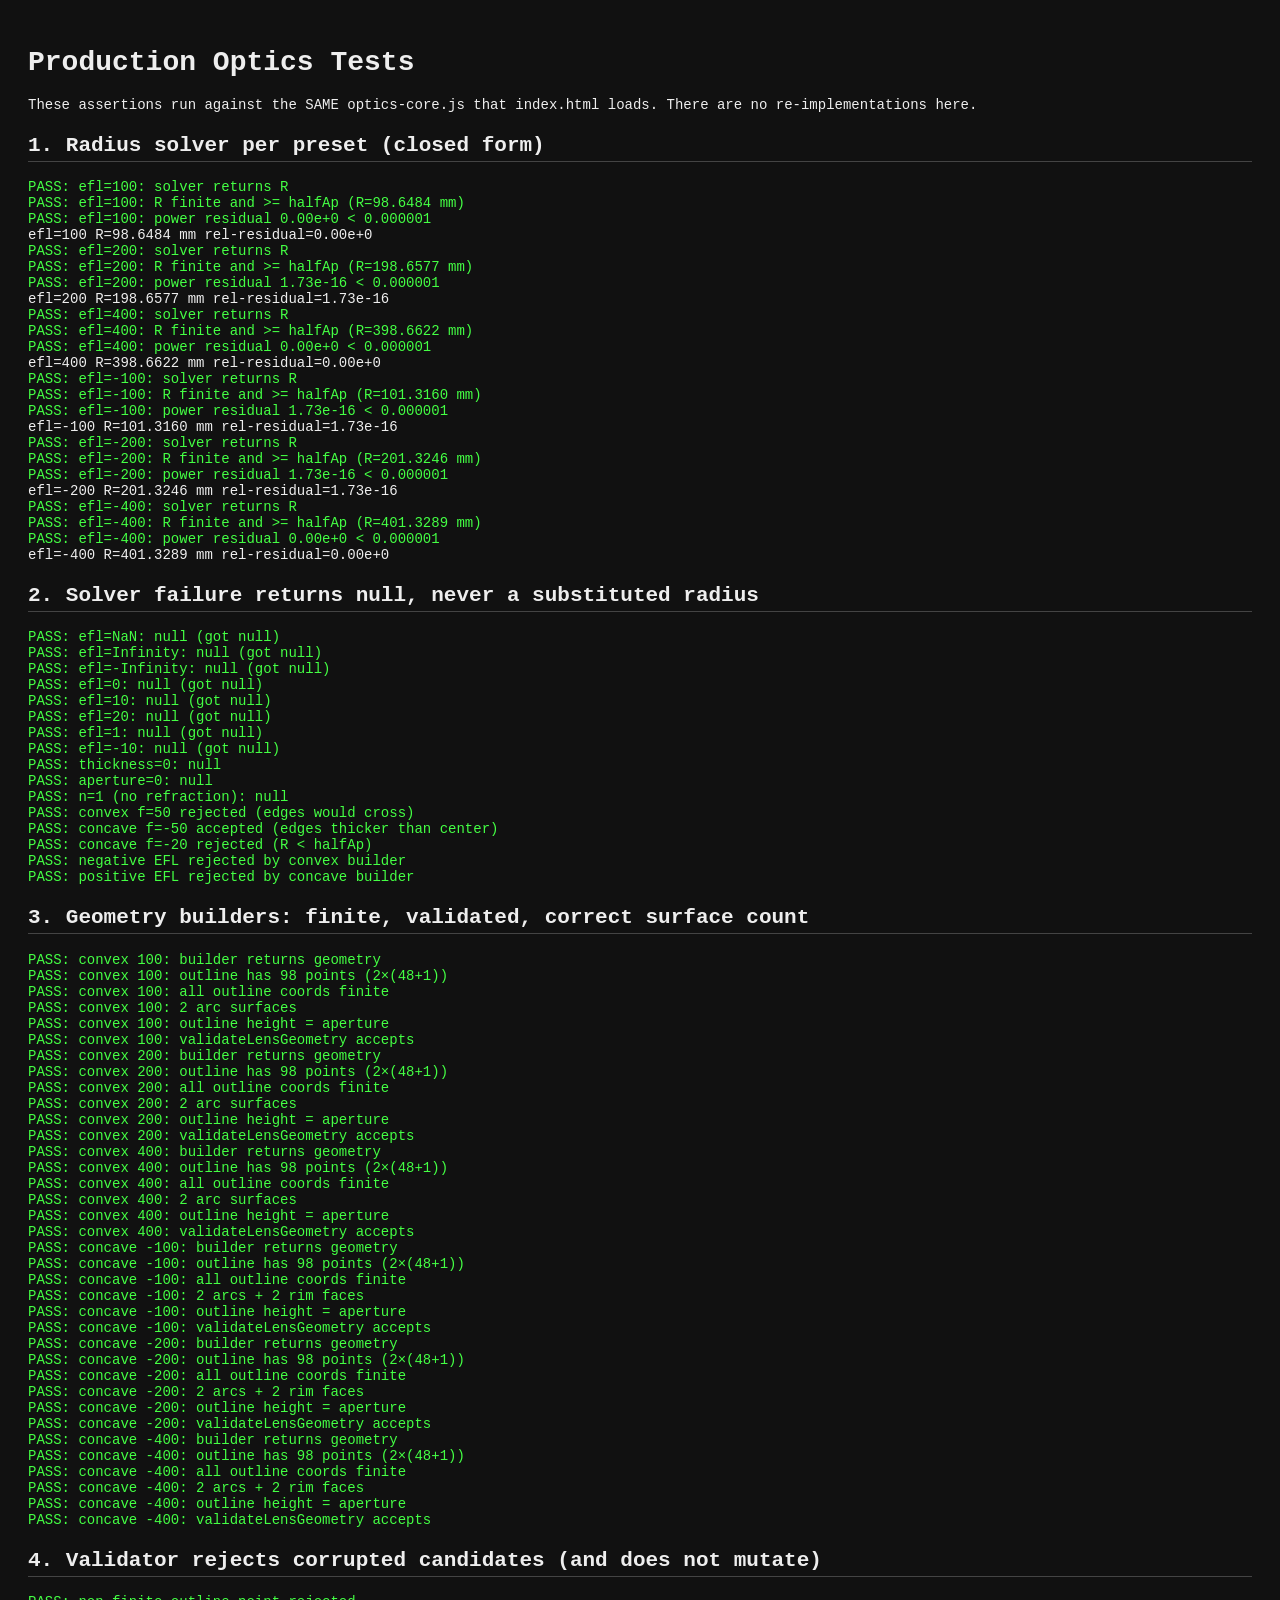
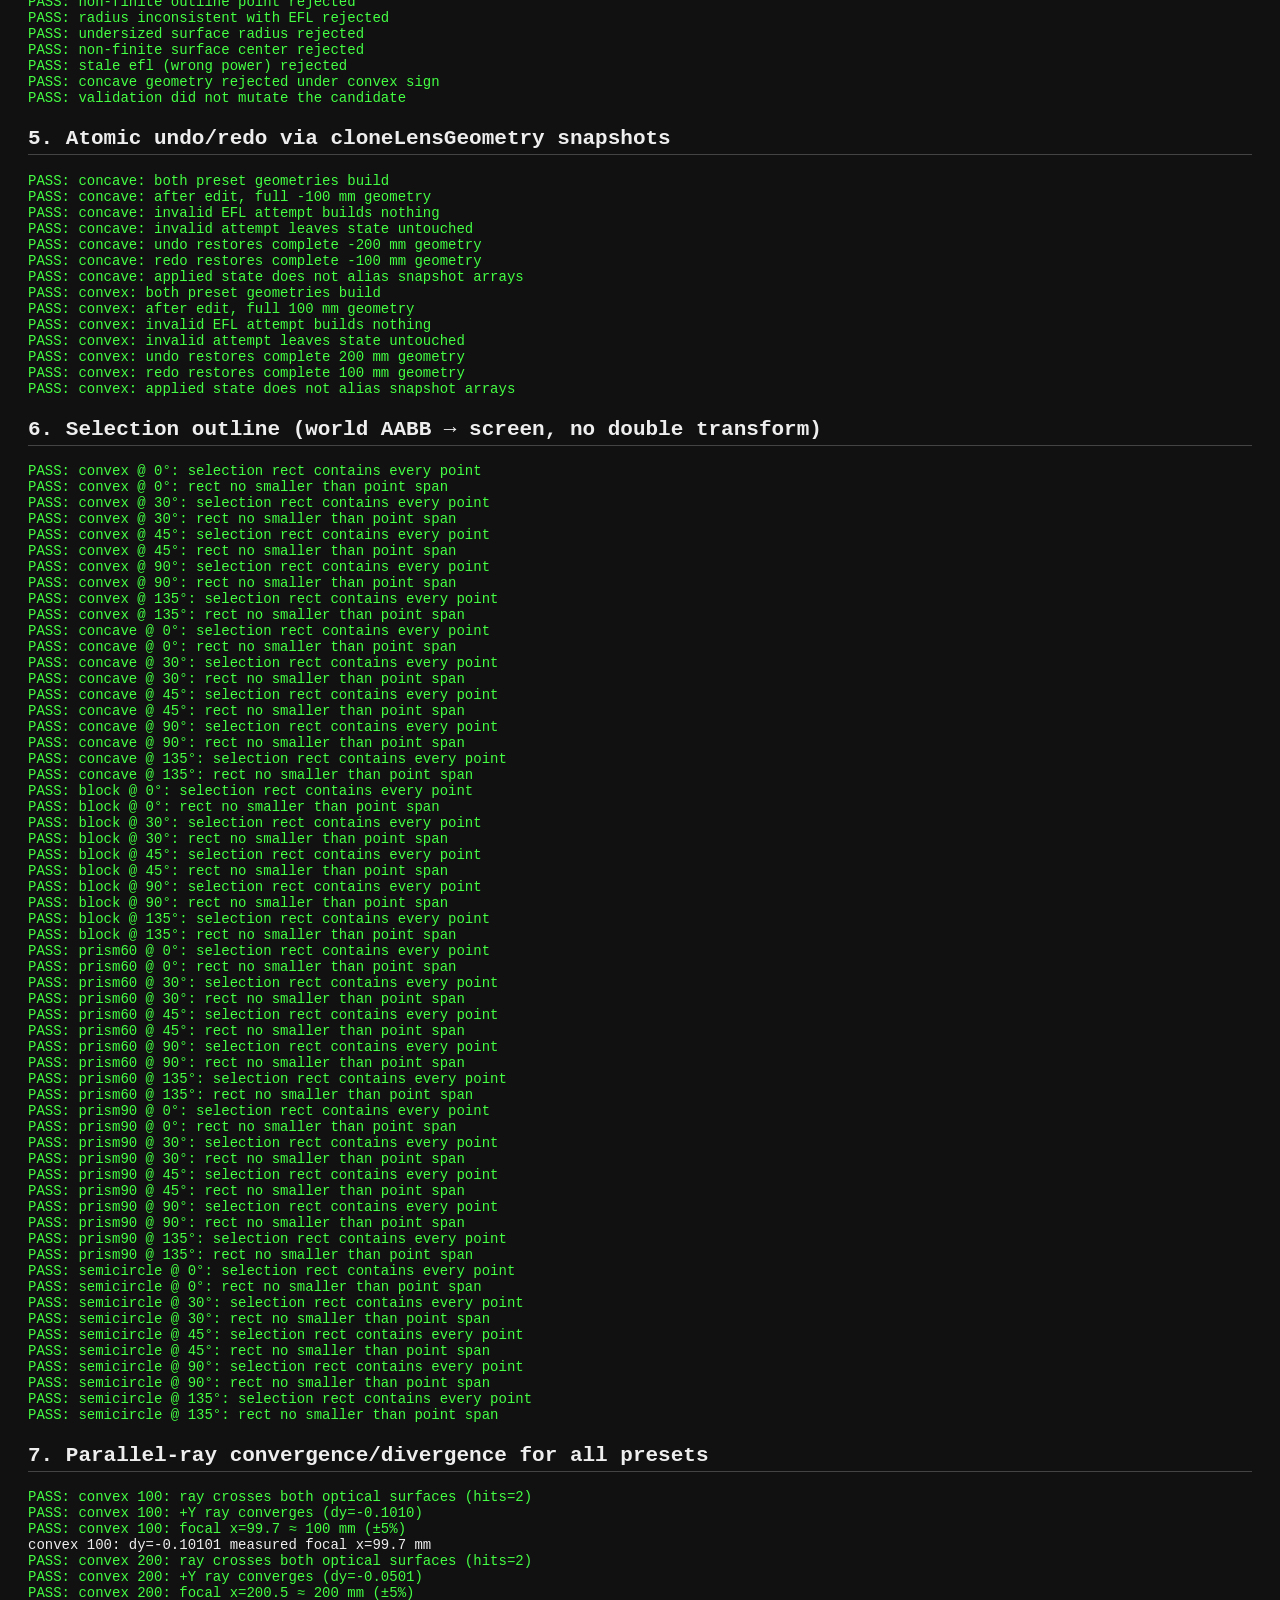
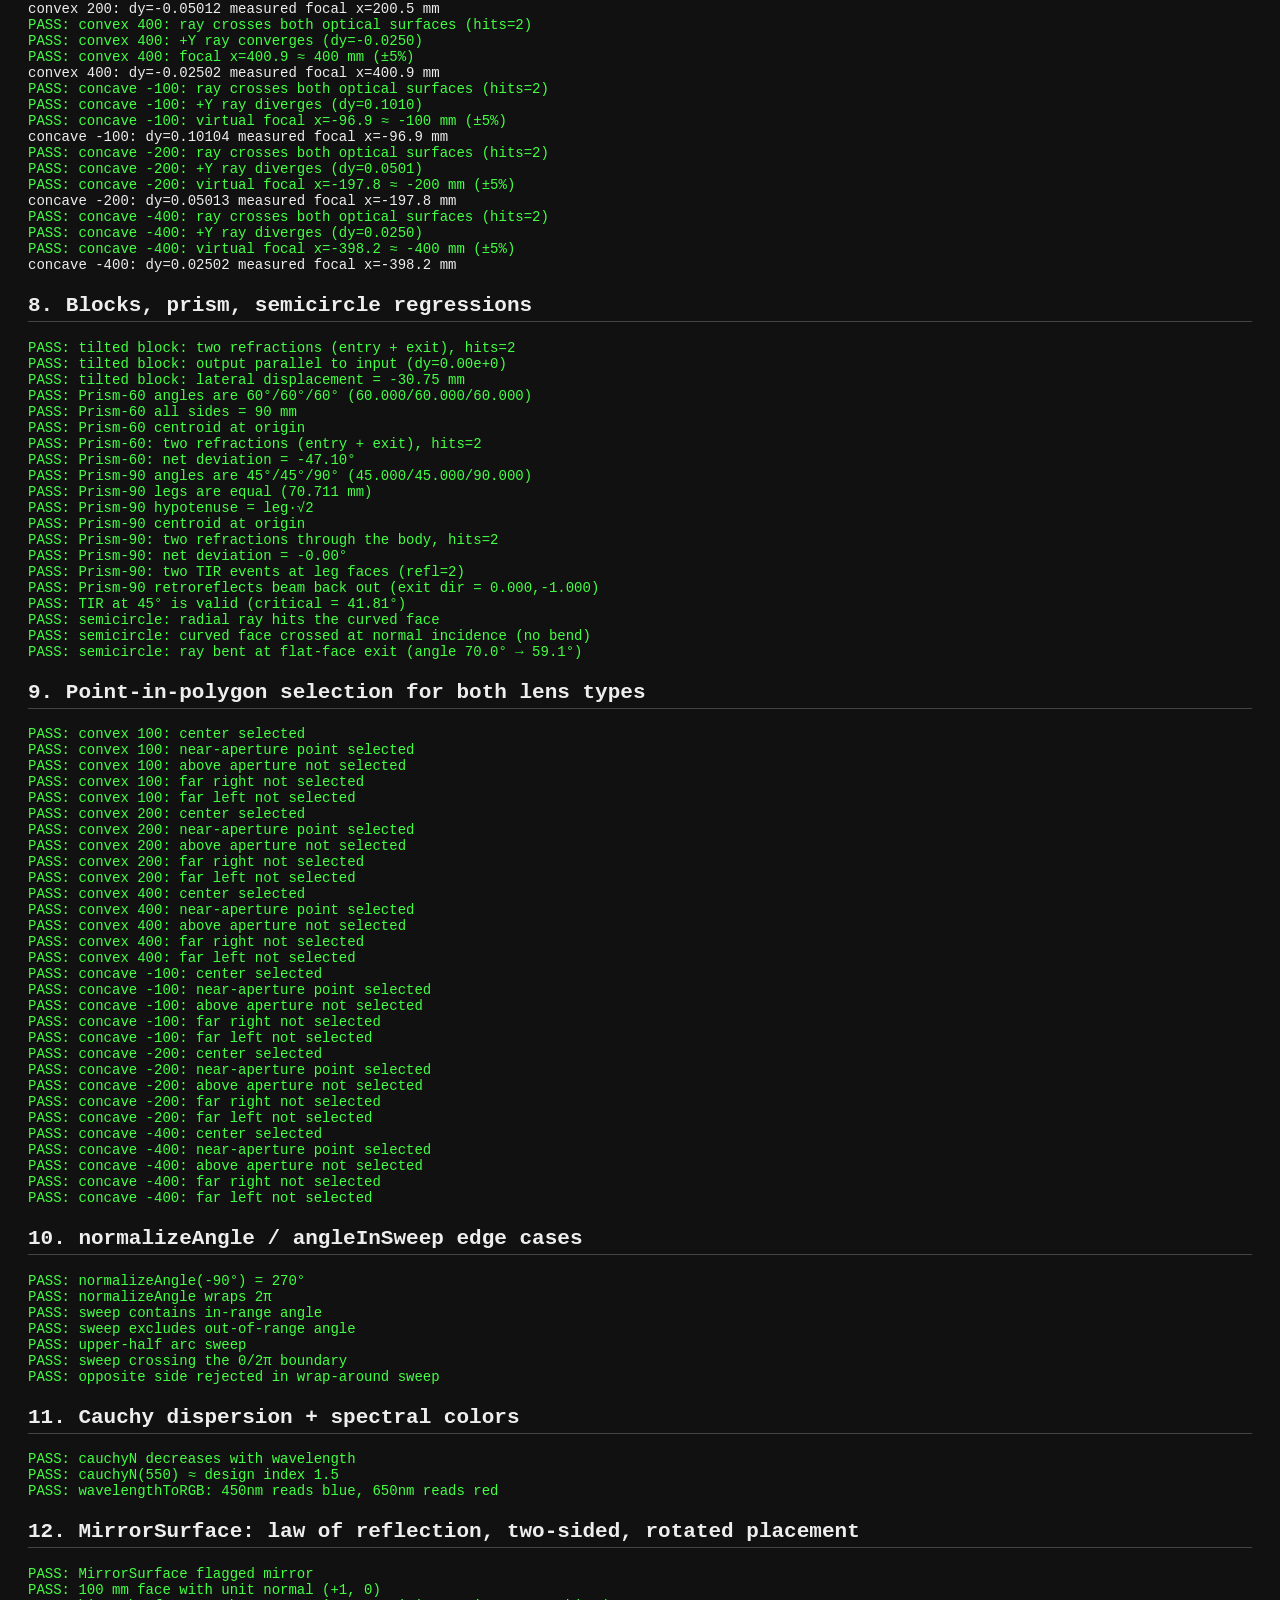
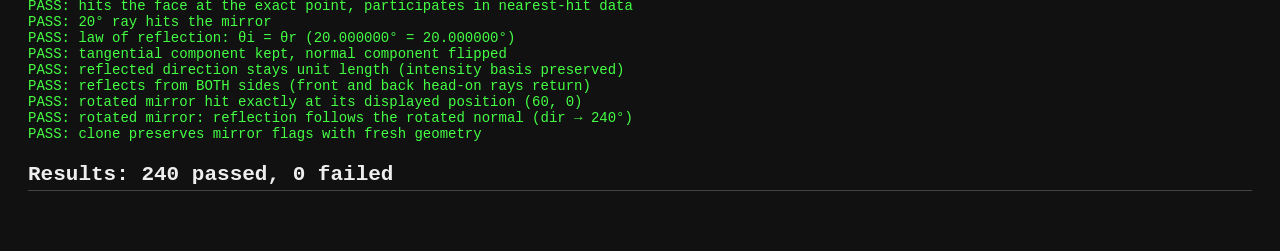
<file: raybox-bench/test-production.html>
<!DOCTYPE html>
<html lang="en">
<head>
<meta charset="UTF-8">
<title>Production Optics Tests (shared optics-core.js)</title>
<style>
body { font: 14px monospace; background: #111; color: #eee; padding: 20px; }
.pass { color: #4f4; }
.fail { color: #f44; }
h2 { margin-top: 1em; border-bottom: 1px solid #444; padding-bottom: 4px; }
</style>
</head>
<body>
<h1>Production Optics Tests</h1>
<p>These assertions run against the SAME <code>optics-core.js</code> that
<code>index.html</code> loads. There are no re-implementations here.</p>
<div id="output"></div>
<script src="optics-core.js"></script>
<script>
/*__TESTS_START__*/
function runOpticsCoreTests(ctx) {
  var C = ctx.OpticsCore, check = ctx.check, log = ctx.log, approx = ctx.approx;
  var THICKNESS = 8, APERTURE = 50, HALF_AP = APERTURE / 2;
  var i, pi, p, g;
  var PRESETS = [
    { kind: 'convex',  efl: 100 },
    { kind: 'convex',  efl: 200 },
    { kind: 'convex',  efl: 400 },
    { kind: 'concave', efl: -100 },
    { kind: 'concave', efl: -200 },
    { kind: 'concave', efl: -400 }
  ];

  function geomFor(kind, efl) {
    return kind === 'convex'
      ? C.buildConvexGeometry(efl, { thickness: THICKNESS, aperture: APERTURE })
      : C.buildConcaveGeometry(efl, { thickness: THICKNESS, aperture: APERTURE });
  }

  // Medium-aware tracer over shared surfaces (test scaffolding only; it
  // calls the production ArcSurface/LineSurface/refractRay from core).
  // Returns final pos/direction plus counts of refractions and reflections.
  function traceThrough(pos, d, surfaces) {
    var medium = 'air', hits = 0, refl = 0;
    for (var step = 0; step < 20; step++) {
      var best = null, bestT = Infinity;
      for (var k = 0; k < surfaces.length; k++) {
        var h = surfaces[k].intersect(pos, d);
        if (h && h.t > 1e-6 && h.t < bestT) { bestT = h.t; best = h; }
      }
      if (!best) break;
      var alignment = d.dot(best.normal);
      var entering = alignment < -1e-6;
      var exiting = alignment > 1e-6;
      if ((entering && medium !== 'air') || (exiting && medium !== 'glass') || (!entering && !exiting)) {
        pos = best.point.add(d.mul(1e-6)); continue;
      }
      var nrm = entering ? best.normal : best.normal.mul(-1);
      var refr = C.refractRay(d, nrm, entering ? 1.0 : 1.5, entering ? 1.5 : 1.0);
      if (refr === null) { d = C.reflect(d, nrm); refl++; pos = best.point.add(d.mul(1e-6)); continue; }
      d = refr;
      hits++;
      medium = entering ? 'glass' : 'air';
      pos = best.point.add(d.mul(1e-6));
    }
    return { pos: pos, d: d, hits: hits, refl: refl };
  }

  // ─── 1. Solver: closed form, converges, tiny residual ─────
  log('<h2>1. Radius solver per preset (closed form)</h2>');
  for (pi = 0; pi < PRESETS.length; pi++) {
    p = PRESETS[pi];
    var sign = p.efl > 0 ? 1 : -1;
    var R = C.solveLensRadius(p.efl, THICKNESS, APERTURE);
    check(R !== null, 'efl=' + p.efl + ': solver returns R');
    check(R !== null && Number.isFinite(R) && R >= HALF_AP,
          'efl=' + p.efl + ': R finite and >= halfAp' + (R !== null ? ' (R=' + R.toFixed(4) + ' mm)' : ''));
    var target = sign / Math.abs(p.efl);
    var rel = R === null ? NaN : Math.abs(C.lensPower(R, 1.5, THICKNESS, sign) - target) / Math.abs(target);
    check(rel < C.SOLVER_REL_TOL, 'efl=' + p.efl + ': power residual ' + rel.toExponential(2) + ' < ' + C.SOLVER_REL_TOL);
    log('    efl=' + p.efl + '  R=' + (R === null ? 'null' : R.toFixed(4)) + ' mm  rel-residual=' + rel.toExponential(2));
  }

  // ─── 2. Solver failure → null (no aperture/2 substitution) ─
  log('<h2>2. Solver failure returns null, never a substituted radius</h2>');
  var badInputs = [NaN, Infinity, -Infinity, 0, 10, 20, 1, -10];
  for (i = 0; i < badInputs.length; i++) {
    var Rs = C.solveLensRadius(badInputs[i], THICKNESS, APERTURE);
    check(Rs === null, 'efl=' + badInputs[i] + ': null (got ' + Rs + ')');
  }
  check(C.solveLensRadius(200, 0, APERTURE) === null, 'thickness=0: null');
  check(C.solveLensRadius(200, THICKNESS, 0) === null, 'aperture=0: null');
  check(C.solveLensRadius(200, THICKNESS, APERTURE, 1.0) === null, 'n=1 (no refraction): null');
  // Convex f=50: R=48.65, but the per-face sagitta (6.9 mm) exceeds half the
  // center thickness (4 mm) — the faces would cross — so it must be refused.
  check(C.buildConvexGeometry(50) === null, 'convex f=50 rejected (edges would cross)');
  check(C.buildConcaveGeometry(-50) !== null, 'concave f=-50 accepted (edges thicker than center)');
  check(C.buildConcaveGeometry(-20) === null, 'concave f=-20 rejected (R < halfAp)');
  check(C.buildConvexGeometry(-100) === null, 'negative EFL rejected by convex builder');
  check(C.buildConcaveGeometry(100) === null, 'positive EFL rejected by concave builder');

  // ─── 3. Builders produce fully-valid geometry ───────────────
  log('<h2>3. Geometry builders: finite, validated, correct surface count</h2>');
  for (pi = 0; pi < PRESETS.length; pi++) {
    p = PRESETS[pi];
    g = geomFor(p.kind, p.efl);
    check(g !== null, p.kind + ' ' + p.efl + ': builder returns geometry');
    if (!g) continue;
    check(g.outline.length === 98, p.kind + ' ' + p.efl + ': outline has 98 points (2×(48+1))');
    check(g.outline.every(function (pt) { return Number.isFinite(pt.x) && Number.isFinite(pt.y); }),
          p.kind + ' ' + p.efl + ': all outline coords finite');
    check(g.surfaces.length === (p.kind === 'convex' ? 2 : 4),
          p.kind + ' ' + p.efl + ': ' + (p.kind === 'convex' ? '2 arc surfaces' : '2 arcs + 2 rim faces'));
    var ys = g.outline.map(function (pt) { return pt.y; });
    check(approx(Math.max.apply(null, ys) - Math.min.apply(null, ys), APERTURE, 0.01),
          p.kind + ' ' + p.efl + ': outline height = aperture');
    check(C.validateLensGeometry(g, { sign: p.efl > 0 ? 1 : -1, thickness: THICKNESS, aperture: APERTURE }),
          p.kind + ' ' + p.efl + ': validateLensGeometry accepts');
  }

  // ─── 4. validateLensGeometry rejects corrupted geometry ────
  log('<h2>4. Validator rejects corrupted candidates (and does not mutate)</h2>');
  var good = C.buildConcaveGeometry(-200, { thickness: THICKNESS, aperture: APERTURE });
  var pristine = C.cloneLensGeometry(good);
  var corrupt;
  corrupt = C.cloneLensGeometry(good); corrupt.outline[10] = new C.Vec2(NaN, 5);
  check(C.validateLensGeometry(corrupt, { sign: -1, thickness: THICKNESS, aperture: APERTURE }) === false,
        'non-finite outline point rejected');
  corrupt = C.cloneLensGeometry(good); corrupt.radius = 30;
  check(C.validateLensGeometry(corrupt, { sign: -1, thickness: THICKNESS, aperture: APERTURE }) === false,
        'radius inconsistent with EFL rejected');
  corrupt = C.cloneLensGeometry(good);
  corrupt.surfaces[0] = new C.ArcSurface(new C.Vec2(0, 0), 1, 0, 0.1, -1, 1.5);
  check(C.validateLensGeometry(corrupt, { sign: -1, thickness: THICKNESS, aperture: APERTURE }) === false,
        'undersized surface radius rejected');
  corrupt = C.cloneLensGeometry(good); corrupt.surfaces[1].center = new C.Vec2(Infinity, 0);
  check(C.validateLensGeometry(corrupt, { sign: -1, thickness: THICKNESS, aperture: APERTURE }) === false,
        'non-finite surface center rejected');
  corrupt = C.cloneLensGeometry(good); corrupt.efl = -50;
  check(C.validateLensGeometry(corrupt, { sign: -1, thickness: THICKNESS, aperture: APERTURE }) === false,
        'stale efl (wrong power) rejected');
  check(C.validateLensGeometry(good, { sign: 1, thickness: THICKNESS, aperture: APERTURE }) === false,
        'concave geometry rejected under convex sign');
  check(good.outline[10].x === pristine.outline[10].x &&
        good.outline[10].y === pristine.outline[10].y &&
        good.radius === pristine.radius,
        'validation did not mutate the candidate');

  // ─── 5. Undo/redo round-trips (production snapshot protocol) ─
  log('<h2>5. Atomic undo/redo via cloneLensGeometry snapshots</h2>');
  function geomEquals(a, b) {
    if (!a || !b || a.efl !== b.efl || a.radius !== b.radius) return false;
    if (a.outline.length !== b.outline.length || a.surfaces.length !== b.surfaces.length) return false;
    for (var m = 0; m < a.outline.length; m++) {
      if (a.outline[m].x !== b.outline[m].x || a.outline[m].y !== b.outline[m].y) return false;
    }
    for (m = 0; m < a.surfaces.length; m++) {
      if (a.surfaces[m].radius !== b.surfaces[m].radius) return false;
      var ca = a.surfaces[m].center, cb = b.surfaces[m].center;
      if (ca && cb && (ca.x !== cb.x || ca.y !== cb.y)) return false;
    }
    return true;
  }
  // Mirrors the setEFL/PropertyCommand protocol: candidate built by the pure
  // builder (no component mutation), old state deep-cloned before pushing,
  // apply = cloneLensGeometry (what lens.applyGeometry does).
  for (pi = 0; pi < 2; pi++) {
    var kind = pi === 0 ? 'concave' : 'convex';
    var e1 = pi === 0 ? -200 : 200, e2 = pi === 0 ? -100 : 100;
    var g1 = geomFor(kind, e1), g2 = geomFor(kind, e2);
    check(g1 && g2, kind + ': both preset geometries build');
    var current = C.cloneLensGeometry(g1);        // lens created at e1
    var oldSnap = C.cloneLensGeometry(current);   // setEFL: snapshot BEFORE change
    var newSnap = g2;                             // candidate already validated
    var historyLen = 1;
    current = C.cloneLensGeometry(newSnap);       // execute()
    historyLen++;
    check(geomEquals(current, g2), kind + ': after edit, full ' + e2 + ' mm geometry');
    var bad = geomFor(kind, pi === 0 ? -10 : 10);
    check(bad === null, kind + ': invalid EFL attempt builds nothing');
    check(geomEquals(current, g2), kind + ': invalid attempt leaves state untouched');
    current = C.cloneLensGeometry(oldSnap);       // undo()
    check(geomEquals(current, g1), kind + ': undo restores complete ' + e1 + ' mm geometry');
    current = C.cloneLensGeometry(newSnap);       // redo()
    check(geomEquals(current, g2), kind + ': redo restores complete ' + e2 + ' mm geometry');
    check(current !== g2 && current.outline[0] !== g2.outline[0],
          kind + ': applied state does not alias snapshot arrays');
  }

  // ─── 6. Selection outline: world AABB at 0/30/45/90/135° ──
  log('<h2>6. Selection outline (world AABB → screen, no double transform)</h2>');
  // Mirrors drawSelectionOutline(): maps the two world-AABB corners through
  // worldToScreen WITHOUT applying the component transform again.
  function outlineRectScreen(bounds, view) {
    var tl = view.worldToScreen(new C.Vec2(bounds.min.x, bounds.max.y));
    var br = view.worldToScreen(new C.Vec2(bounds.max.x, bounds.min.y));
    return { x0: Math.min(tl.x, br.x), x1: Math.max(tl.x, br.x),
             y0: Math.min(tl.y, br.y), y1: Math.max(tl.y, br.y) };
  }
  var view = {
    cameraPos: { x: 100, y: -20 }, zoom: 2.345, screenW: 913, screenH: 547,
    worldToScreen: function (v) {
      return new C.Vec2((v.x - this.cameraPos.x) * this.zoom + this.screenW / 2,
                       -(v.y - this.cameraPos.y) * this.zoom + this.screenH / 2);
    }
  };
  var pos = new C.Vec2(75, -30);
  var semiPts = [];
  for (i = 0; i <= 24; i++) { var a = Math.PI + Math.PI * i / 24; semiPts.push(new C.Vec2(Math.cos(a) * 80, Math.sin(a) * 80)); }
  var s60 = 90, h60 = s60 * Math.sqrt(3) / 2;
  var L90 = 100;
  var shapes = {
    convex:  geomFor('convex', 200).outline,
    concave: geomFor('concave', -200).outline,
    block: [new C.Vec2(-60, -30), new C.Vec2(60, -30), new C.Vec2(60, 30), new C.Vec2(-60, 30)],
    prism60: [new C.Vec2(-s60 / 2, -h60 / 3), new C.Vec2(s60 / 2, -h60 / 3), new C.Vec2(0, 2 * h60 / 3)],
    prism90: [new C.Vec2(-L90 / 2, -L90 / 6), new C.Vec2(L90 / 2, -L90 / 6), new C.Vec2(0, L90 / 3)],
    semicircle: semiPts
  };
  var shapeNames = Object.keys(shapes);
  var angles = [0, 30, 45, 90, 135];
  for (pi = 0; pi < shapeNames.length; pi++) {
    var name = shapeNames[pi];
    for (i = 0; i < angles.length; i++) {
      var rad = angles[i] * Math.PI / 180;
      (function (rot) {
        var worldPts = shapes[name].map(function (pt) { return C.transformPoint(pt, pos, rot); });
        var bounds = C.aabbOfPoints(worldPts, 5);
        var rect = outlineRectScreen(bounds, view);
        var screenPts = worldPts.map(function (pt) { return view.worldToScreen(pt); });
        var inside = screenPts.every(function (s) {
          return s.x >= rect.x0 - 1e-9 && s.x <= rect.x1 + 1e-9 &&
                 s.y >= rect.y0 - 1e-9 && s.y <= rect.y1 + 1e-9;
        });
        check(inside, name + ' @ ' + angles[i] + '\u00b0: selection rect contains every point');
        var padOk = rect.x1 - rect.x0 >= (Math.max.apply(null, screenPts.map(function (s) { return s.x; })) -
                    Math.min.apply(null, screenPts.map(function (s) { return s.x; })));
        check(padOk, name + ' @ ' + angles[i] + '\u00b0: rect no smaller than point span');
      })(rad);
    }
  }

  // ─── 7. Optics regression: convergence/divergence + focal ──
  log('<h2>7. Parallel-ray convergence/divergence for all presets</h2>');
  for (pi = 0; pi < PRESETS.length; pi++) {
    p = PRESETS[pi];
    g = geomFor(p.kind, p.efl);
    var arcs = g.surfaces.filter(function (s) { return s instanceof C.ArcSurface; });
    var r = traceThrough(new C.Vec2(-400, 10), new C.Vec2(1, 0), arcs);
    check(r.hits === 2, p.kind + ' ' + p.efl + ': ray crosses both optical surfaces (hits=' + r.hits + ')');
    var focalX = r.pos.x - r.d.x * (r.pos.y / r.d.y);
    if (p.kind === 'convex') {
      check(r.d.y < -0.001, 'convex ' + p.efl + ': +Y ray converges (dy=' + r.d.y.toFixed(4) + ')');
      check(approx(focalX, p.efl, p.efl * 0.05),
            'convex ' + p.efl + ': focal x=' + focalX.toFixed(1) + ' \u2248 ' + p.efl + ' mm (\u00b15%)');
    } else {
      check(r.d.y > 0.001, 'concave ' + p.efl + ': +Y ray diverges (dy=' + r.d.y.toFixed(4) + ')');
      check(approx(focalX, p.efl, Math.abs(p.efl) * 0.05),
            'concave ' + p.efl + ': virtual focal x=' + focalX.toFixed(1) + ' \u2248 ' + p.efl + ' mm (\u00b15%)');
    }
    log('    ' + p.kind + ' ' + p.efl + ': dy=' + r.d.y.toFixed(5) + '  measured focal x=' + focalX.toFixed(1) + ' mm');
  }

  // ─── 8. Other components ───────────────────────────────────
  log('<h2>8. Blocks, prism, semicircle regressions</h2>');
  // Tilted flat block: lateral shift, output parallel to input.
  var blockVerts = [new C.Vec2(-60, -30), new C.Vec2(60, -30), new C.Vec2(60, 30), new C.Vec2(-60, 30)];
  var bRot = 30 * Math.PI / 180;
  var worldBlockSurf = [];
  for (i = 0; i < 4; i++) {
    var va = blockVerts[i], vb = blockVerts[(i + 1) % 4];
    worldBlockSurf.push(new C.LineSurface(
      C.transformPoint(va, new C.Vec2(0, 0), bRot),
      C.transformPoint(vb, new C.Vec2(0, 0), bRot), 1.5, 1));
  }
  var bRes = traceThrough(new C.Vec2(-200, 15), new C.Vec2(1, 0), worldBlockSurf);
  check(bRes.hits === 2, 'tilted block: two refractions (entry + exit), hits=' + bRes.hits);
  check(Math.abs(bRes.d.y) < 1e-9, 'tilted block: output parallel to input (dy=' + bRes.d.y.toExponential(2) + ')');
  check(Math.abs(bRes.pos.y - 15) > 0.5, 'tilted block: lateral displacement = ' + (bRes.pos.y - 15).toFixed(2) + ' mm');

  // Helper: build CCW-wound LineSurface faces for a centroid-centered triangle.
  function prismSurfaces(verts) {
    var out = [];
    for (var q = 0; q < 3; q++) {
      out.push(new C.LineSurface(verts[q], verts[(q + 1) % 3], 1.5, 1));
    }
    return out;
  }
  function triAngles(verts) {
    var ang = [];
    for (var q = 0; q < 3; q++) {
      var a = verts[(q + 1) % 3].sub(verts[q]), b = verts[(q + 2) % 3].sub(verts[q]);
      ang.push(Math.acos(C.clamp(a.dot(b) / (a.len() * b.len()), -1, 1)) * 180 / Math.PI);
    }
    return ang;
  }

  // ── Prism-60: equilateral, centroid-centered, bends at entry AND exit ──
  var eqs = 90, eqh = eqs * Math.sqrt(3) / 2;
  var p60Verts = [new C.Vec2(-eqs / 2, -eqh / 3), new C.Vec2(eqs / 2, -eqh / 3), new C.Vec2(0, 2 * eqh / 3)];
  var eqA = triAngles(p60Verts);
  check(approx(eqA[0], 60, 1e-6) && approx(eqA[1], 60, 1e-6) && approx(eqA[2], 60, 1e-6),
        'Prism-60 angles are 60°/60°/60° (' + eqA.map(function (x) { return x.toFixed(3); }).join('/') + ')');
  var eqSides = [p60Verts[0].dist(p60Verts[1]), p60Verts[1].dist(p60Verts[2]), p60Verts[2].dist(p60Verts[0])];
  check(approx(eqSides[0], eqSides[1], 1e-9) && approx(eqSides[1], eqSides[2], 1e-9) && approx(eqSides[0], eqs, 1e-9),
        'Prism-60 all sides = ' + eqs + ' mm');
  var eqC = p60Verts[0].add(p60Verts[1]).add(p60Verts[2]).mul(1 / 3);
  check(approx(eqC.x, 0, 1e-9) && approx(eqC.y, 0, 1e-9), 'Prism-60 centroid at origin');
  var p60Surf = prismSurfaces(p60Verts);
  var p60 = traceThrough(new C.Vec2(-200, 0), new C.Vec2(1, 0), p60Surf);
  check(p60.hits === 2, 'Prism-60: two refractions (entry + exit), hits=' + p60.hits);
  check(p60.d.angle() !== 0, 'Prism-60: net deviation = ' + (p60.d.angle() * 180 / Math.PI).toFixed(2) + '\u00b0');

  // ── Prism-90: right-isosceles, 45°/45°/90°, hypotenuse base, TIR-capable ──
  var Lr = 100;
  var p90Verts = [new C.Vec2(-Lr / 2, -Lr / 6), new C.Vec2(Lr / 2, -Lr / 6), new C.Vec2(0, Lr / 3)];
  var rA = triAngles(p90Verts);
  var sortedRA = rA.slice().sort();
  check(approx(sortedRA[0], 45, 1e-6) && approx(sortedRA[1], 45, 1e-6) && approx(sortedRA[2], 90, 1e-6),
        'Prism-90 angles are 45°/45°/90° (' + rA.map(function (x) { return x.toFixed(3); }).join('/') + ')');
  var rSides = [p90Verts[0].dist(p90Verts[1]), p90Verts[1].dist(p90Verts[2]), p90Verts[2].dist(p90Verts[0])];
  check(approx(rSides[1], rSides[2], 1e-9), 'Prism-90 legs are equal (' + rSides[1].toFixed(3) + ' mm)');
  check(approx(rSides[0], rSides[1] * Math.SQRT2, 1e-6), 'Prism-90 hypotenuse = leg·√2');
  var rC = p90Verts[0].add(p90Verts[1]).add(p90Verts[2]).mul(1 / 3);
  check(approx(rC.x, 0, 1e-9) && approx(rC.y, 0, 1e-9), 'Prism-90 centroid at origin');
  var p90Surf = prismSurfaces(p90Verts);
  // Horizontal ray through Prism-90 also refracts at both faces:
  var p90 = traceThrough(new C.Vec2(-200, 0), new C.Vec2(1, 0), p90Surf);
  check(p90.hits === 2, 'Prism-90: two refractions through the body, hits=' + p90.hits);
  check(p90.d.angle() !== 0, 'Prism-90: net deviation = ' + (p90.d.angle() * 180 / Math.PI).toFixed(2) + '\u00b0');
  // Normal-incidence entry through the hypotenuse base → the ray meets a leg
  // at 45° incidence; glass→air critical angle is 41.81°, so total internal
  // reflection occurs at both legs and the ray returns out the base (the
  // classic right-angle prism retroreflector).
  var p90tir = traceThrough(new C.Vec2(10, -300), new C.Vec2(0, 1), p90Surf);
  check(p90tir.refl >= 2, 'Prism-90: two TIR events at leg faces (refl=' + p90tir.refl + ')');
  check(p90tir.d.y < -0.999, 'Prism-90 retroreflects beam back out (exit dir = ' +
        p90tir.d.x.toFixed(3) + ',' + p90tir.d.y.toFixed(3) + ')');
  // Critical-angle sanity: 45° > asin(1/1.5) ≈ 41.81°
  check(Math.asin(1 / 1.5) * 180 / Math.PI < 45 - 3, 'TIR at 45° is valid (critical = ' +
        (Math.asin(1 / 1.5) * 180 / Math.PI).toFixed(2) + '\u00b0)');

  // Semicircular block: a radial ray meets the curved face at normal
  // incidence (no bending there) and refracts at the flat face.
  var semArc = new C.ArcSurface(new C.Vec2(0, 0), 80, Math.PI, 2 * Math.PI, 1, 1.5);
  var semFlat = new C.LineSurface(new C.Vec2(-80, 0), new C.Vec2(80, 0), 1.5, -1);
  var inDir = C.Vec2.fromAngle(250 * Math.PI / 180).mul(-1);           // toward center from lower-left
  var inOrigin = inDir.mul(-300);                                      // 300 mm out along the radius
  var arcHit = semArc.intersect(inOrigin, inDir);
  check(arcHit !== null, 'semicircle: radial ray hits the curved face');
  if (arcHit) {
    var noBend = C.refractRay(inDir, arcHit.normal, 1.0, 1.5);
    check(noBend !== null && Math.abs(noBend.angle() - inDir.angle()) < 1e-12,
          'semicircle: curved face crossed at normal incidence (no bend)');
  }
  var sRes = traceThrough(inOrigin, inDir, [semArc, semFlat]);
  check(Math.abs(sRes.d.angle() - inDir.angle()) > 1e-6,
        'semicircle: ray bent at flat-face exit (angle ' + (inDir.angle() * 180 / Math.PI).toFixed(1) +
        '\u00b0 \u2192 ' + (sRes.d.angle() * 180 / Math.PI).toFixed(1) + '\u00b0)');

  // ─── 9. Selection (hit-test) on lens bodies ────────────────
  log('<h2>9. Point-in-polygon selection for both lens types</h2>');
  for (pi = 0; pi < PRESETS.length; pi++) {
    p = PRESETS[pi];
    g = geomFor(p.kind, p.efl);
    var maxX = Math.max.apply(null, g.outline.map(function (pt) { return Math.abs(pt.x); }));
    check(C.ptInPolygon(new C.Vec2(0, 0), g.outline), p.kind + ' ' + p.efl + ': center selected');
    check(C.ptInPolygon(new C.Vec2(0, HALF_AP - 2), g.outline), p.kind + ' ' + p.efl + ': near-aperture point selected');
    check(!C.ptInPolygon(new C.Vec2(0, HALF_AP + 10), g.outline), p.kind + ' ' + p.efl + ': above aperture not selected');
    check(!C.ptInPolygon(new C.Vec2(maxX + 5, 0), g.outline), p.kind + ' ' + p.efl + ': far right not selected');
    check(!C.ptInPolygon(new C.Vec2(-maxX - 5, 0), g.outline), p.kind + ' ' + p.efl + ': far left not selected');
  }

  // ─── 10. Angle / sweep utilities ───────────────────────────
  log('<h2>10. normalizeAngle / angleInSweep edge cases</h2>');
  check(approx(C.normalizeAngle(-Math.PI / 2), 3 * Math.PI / 2, 1e-12), 'normalizeAngle(-90\u00b0) = 270\u00b0');
  check(approx(C.normalizeAngle(2 * Math.PI + 0.5), 0.5, 1e-12), 'normalizeAngle wraps 2\u03c0');
  check(C.angleInSweep(0.1, -0.2, 0.2), 'sweep contains in-range angle');
  check(!C.angleInSweep(0.5, -0.2, 0.2), 'sweep excludes out-of-range angle');
  check(C.angleInSweep(Math.PI + 0.05, Math.PI - 0.1, Math.PI + 0.1), 'upper-half arc sweep');
  check(C.angleInSweep(6.2, 6.0, 0.2), 'sweep crossing the 0/2\u03c0 boundary');
  check(!C.angleInSweep(3.1, 6.0, 0.2), 'opposite side rejected in wrap-around sweep');

  // ─── 11. Dispersion helpers ────────────────────────────────
  log('<h2>11. Cauchy dispersion + spectral colors</h2>');
  check(C.cauchyN(400) > C.cauchyN(700), 'cauchyN decreases with wavelength');
  check(approx(C.cauchyN(550), 1.5, 0.02), 'cauchyN(550) \u2248 design index 1.5');
  var blue = C.wavelengthToRGB(450), red = C.wavelengthToRGB(650);
  check(blue.b > blue.r && red.r > red.b, 'wavelengthToRGB: 450nm reads blue, 650nm reads red');

  // ─── 12. Plane mirror (shared core surface) ────────────────
  log('<h2>12. MirrorSurface: law of reflection, two-sided, rotated placement</h2>');
  var ms = new C.MirrorSurface(new C.Vec2(0, -50), new C.Vec2(0, 50));
  check(ms.mirror === true && ms.material === 'mirror', 'MirrorSurface flagged mirror');
  check(approx(ms.len, 100, 1e-12) && approx(ms.normal.x, 1, 1e-12) && approx(ms.normal.y, 0, 1e-12),
        '100 mm face with unit normal (+1, 0)');
  var mh = ms.intersect(new C.Vec2(-100, 10), new C.Vec2(1, 0));
  check(mh !== null && mh.surface === ms && approx(mh.point.x, 0, 1e-9) && approx(mh.point.y, 10, 1e-9),
        'hits the face at the exact point, participates in nearest-hit data');
  // 20° incidence from the +x side onto the vertical mirror.
  var d20 = C.Vec2.fromAngle(Math.PI - 20 * Math.PI / 180);   // travels leftward-up
  var mh20 = ms.intersect(new C.Vec2(200, -73), d20);
  var n20 = ms.normalAgainst(d20);
  var r20 = C.reflect(d20, n20);
  var cosI = Math.abs(d20.dot(ms.normal)), cosR = Math.abs(r20.dot(ms.normal));
  check(mh20 !== null, '20° ray hits the mirror');
  check(approx(cosI, cosR, 1e-12),
        'law of reflection: θi = θr (' + (Math.acos(cosI) * 180 / Math.PI).toFixed(6) + '° = ' +
        (Math.acos(cosR) * 180 / Math.PI).toFixed(6) + '°)');
  check(approx(r20.y, d20.y, 1e-12) && approx(r20.x, -d20.x, 1e-12),
        'tangential component kept, normal component flipped');
  check(approx(r20.len(), 1, 1e-12), 'reflected direction stays unit length (intensity basis preserved)');
  // Two-sidedness: head-on from each side retroreflects.
  var fromFront = C.reflect(new C.Vec2(1, 0), ms.normalAgainst(new C.Vec2(1, 0)));
  var fromBack = C.reflect(new C.Vec2(-1, 0), ms.normalAgainst(new C.Vec2(-1, 0)));
  check(approx(fromFront.x, -1, 1e-12) && approx(fromBack.x, 1, 1e-12),
        'reflects from BOTH sides (front and back head-on rays return)');
  // Rotated/moved placement (mirrors a moved+rotated component): face rotated
  // 30° about (60, 0) — normal at 30°, horizontal ray must reflect to 240°.
  var msw = new C.MirrorSurface(C.transformPoint(new C.Vec2(0, -50), new C.Vec2(60, 0), Math.PI / 6),
                                C.transformPoint(new C.Vec2(0, 50), new C.Vec2(60, 0), Math.PI / 6));
  var mhw = msw.intersect(new C.Vec2(-200, 0), new C.Vec2(1, 0));
  check(mhw !== null && approx(mhw.point.x, 60, 1e-6) && approx(mhw.point.y, 0, 1e-6),
        'rotated mirror hit exactly at its displayed position (60, 0)');
  var rw = C.reflect(new C.Vec2(1, 0), msw.normalAgainst(new C.Vec2(1, 0)));
  check(approx(rw.x, Math.cos(4 * Math.PI / 3), 1e-12) && approx(rw.y, Math.sin(4 * Math.PI / 3), 1e-12),
        'rotated mirror: reflection follows the rotated normal (dir → 240°)');
  var msClone = ms.clone();
  check(msClone.mirror === true && msClone.normal.x === ms.normal.x &&
        msClone.a.y !== undefined && msClone.a !== ms.a, 'clone preserves mirror flags with fresh geometry');
}
/*__TESTS_END__*/

(function () {
  var passed = 0, failed = 0;
  var out = document.getElementById('output');
  function log(msg, cls) {
    if (typeof msg === 'string' && msg.indexOf('<h2>') === 0) {
      var h = document.createElement('h2');
      h.innerHTML = msg.replace(/<\/?h2>/g, '');
      out.appendChild(h);
      return;
    }
    var d = document.createElement('div');
    d.className = cls || '';
    d.textContent = msg;
    out.appendChild(d);
  }
  function check(cond, msg) {
    if (cond) { passed++; log('PASS: ' + msg, 'pass'); }
    else { failed++; log('FAIL: ' + msg, 'fail'); }
  }
  function approx(a, b, tol) { return Math.abs(a - b) < (tol || 0.5); }
  runOpticsCoreTests({ OpticsCore: window.OpticsCore, check: check, log: log, approx: approx });
  log('<h2>Results: ' + passed + ' passed, ' + failed + ' failed</h2>');
  document.title = (failed ? failed + ' FAILED' : 'ALL PASS') + ' — Production Optics Tests';
})();
</script>
</body>
</html>
</file>
<file: calibration-thermometer/style.css>
:root {
  --bg-top: #f2f7fa;
  --bg-bottom: #e3ecf1;
  --panel: #ffffff;
  --ink: #24313f;
  --ink-soft: #5b6b7a;
  --accent: #0e7490;
  --accent-soft: #e0f2f7;
  --danger: #b3421f;
  --line: #d4dee5;
  --bench: #decfae;
  --bench-edge: #c9b78e;
  --glass: rgba(210, 232, 240, 0.55);
  --liquid: #d63b2f;
}

* { box-sizing: border-box; }

html, body {
  margin: 0;
  height: 100%;
}

body {
  font-family: system-ui, -apple-system, "Segoe UI", Roboto, sans-serif;
  color: var(--ink);
  background: linear-gradient(var(--bg-top), var(--bg-bottom));
  display: flex;
  flex-direction: column;
  overflow: hidden;
}

.topbar {
  display: flex;
  align-items: center;
  justify-content: space-between;
  gap: 16px;
  padding: 10px 20px;
  background: var(--panel);
  border-bottom: 1px solid var(--line);
  flex-wrap: wrap;
}

.titles h1 {
  margin: 0;
  font-size: 1.15rem;
  letter-spacing: 0.02em;
}

.task {
  margin: 2px 0 0;
  color: var(--ink-soft);
  font-size: 0.92rem;
}

.controls {
  display: flex;
  gap: 8px;
}

button {
  font: inherit;
  border-radius: 999px;
  border: 1px solid var(--line);
  background: #fff;
  color: var(--ink);
  padding: 7px 16px;
  cursor: pointer;
  transition: box-shadow 0.15s, transform 0.05s, background 0.15s;
}

button:hover:not(:disabled) { box-shadow: 0 2px 6px rgba(30, 60, 80, 0.18); }
button:active:not(:disabled) { transform: translateY(1px); }

button:focus-visible,
[tabindex]:focus-visible {
  outline: 3px solid #38bdf8;
  outline-offset: 2px;
}

button:disabled {
  opacity: 0.45;
  cursor: not-allowed;
}

#btn-reset {
  background: var(--accent);
  border-color: var(--accent);
  color: #fff;
}
#btn-reset:hover { background: #0c6580; }

#btn-speed.active {
  background: #d9f2e3;
  border-color: #17a35b;
  color: #157347;
  font-weight: 600;
}

.layout {
  flex: 1;
  display: flex;
  gap: 14px;
  padding: 14px;
  min-height: 0;
}

#bench-wrap {
  position: relative;
  flex: 1;
  min-width: 0;
  border-radius: 18px;
  background: var(--panel);
  box-shadow: inset 0 0 0 1px var(--line), 0 6px 18px rgba(40, 70, 90, 0.08);
  overflow: hidden;
}

#bench {
  width: 100%;
  height: 100%;
  display: block;
  touch-action: none;
  user-select: none;
  -webkit-user-select: none;
}

#side {
  width: 234px;
  flex: none;
  display: flex;
  flex-direction: column;
  gap: 12px;
  min-height: 0;
}

.panel {
  background: var(--panel);
  border-radius: 16px;
  box-shadow: inset 0 0 0 1px var(--line), 0 6px 18px rgba(40, 70, 90, 0.08);
  padding: 10px;
}

#thermo-panel {
  flex: 1;
  display: flex;
  flex-direction: column;
  align-items: center;
  min-height: 0;
}

#closeup {
  flex: 1;
  width: 100%;
  min-height: 0;
  touch-action: none;
  user-select: none;
  -webkit-user-select: none;
}

.tools {
  display: grid;
  grid-template-columns: 1fr 1fr;
  gap: 8px;
}

.tool {
  border-radius: 10px;
  padding: 9px 6px;
}

.tool.selected {
  background: var(--accent-soft);
  border-color: var(--accent);
  color: var(--accent);
  font-weight: 600;
}

.tool.divide { grid-column: 1 / -1; }
.tool.divide.ready {
  background: #fef3d8;
  border-color: #d9a520;
}

.steady-line {
  margin: 8px 0 2px;
  font-size: 0.8rem;
  color: var(--ink-soft);
  display: flex;
  align-items: center;
  gap: 7px;
}

#steady-dot {
  width: 11px;
  height: 11px;
  border-radius: 50%;
  background: #cbd5dd;
  transition: background 0.3s;
}

#steady-dot.on {
  background: #17a35b;
  animation: pulse 1.6s ease-in-out infinite;
}

@keyframes pulse {
  0%, 100% { box-shadow: 0 0 0 0 rgba(23, 163, 91, 0.45); }
  50% { box-shadow: 0 0 0 6px rgba(23, 163, 91, 0); }
}

.draggable { cursor: grab; }
.draggable:active { cursor: grabbing; }

#summary-card {
  position: absolute;
  left: 18px;
  bottom: 18px;
  max-width: 430px;
  background: var(--panel);
  border-radius: 14px;
  box-shadow: 0 10px 28px rgba(20, 50, 70, 0.25), inset 0 0 0 1px var(--line);
  padding: 16px 38px 16px 18px;
  animation: rise 0.35s ease-out;
}

@keyframes rise {
  from { opacity: 0; transform: translateY(14px); }
  to { opacity: 1; transform: none; }
}

#summary-card h2 {
  margin: 0 0 6px;
  font-size: 1rem;
  color: var(--accent);
}

#summary-card p {
  margin: 0 0 6px;
  font-size: 0.88rem;
  line-height: 1.45;
  color: var(--ink-soft);
}

#summary-close {
  position: absolute;
  top: 6px;
  right: 8px;
  border: none;
  background: none;
  font-size: 1.3rem;
  line-height: 1;
  color: var(--ink-soft);
  padding: 4px;
}

#hint-box {
  position: fixed;
  right: 262px;
  top: 66px;
  max-width: 300px;
  background: #fff8dd;
  border: 1px solid #e8cf7a;
  border-radius: 12px;
  box-shadow: 0 8px 22px rgba(80, 60, 10, 0.18);
  padding: 12px 16px;
  font-size: 0.9rem;
  line-height: 1.45;
  z-index: 20;
  animation: rise 0.25s ease-out;
}

@media (prefers-reduced-motion: reduce) {
  #steady-dot.on, #summary-card, #hint-box { animation: none; }
}

@media (max-width: 900px) {
  body { overflow: auto; }
  .layout { flex-direction: column; }
  #side {
    width: 100%;
    flex-direction: row;
    align-items: stretch;
  }
  #thermo-panel { flex: 1; flex-direction: row; justify-content: center; }
  #closeup { height: 300px; width: auto; flex: none; }
  .tools { align-self: center; grid-template-columns: auto auto; }
  .steady-line { writing-mode: vertical-rl; }
  #hint-box { left: 16px; right: 16px; top: auto; bottom: 16px; max-width: none; }
}
</file>
